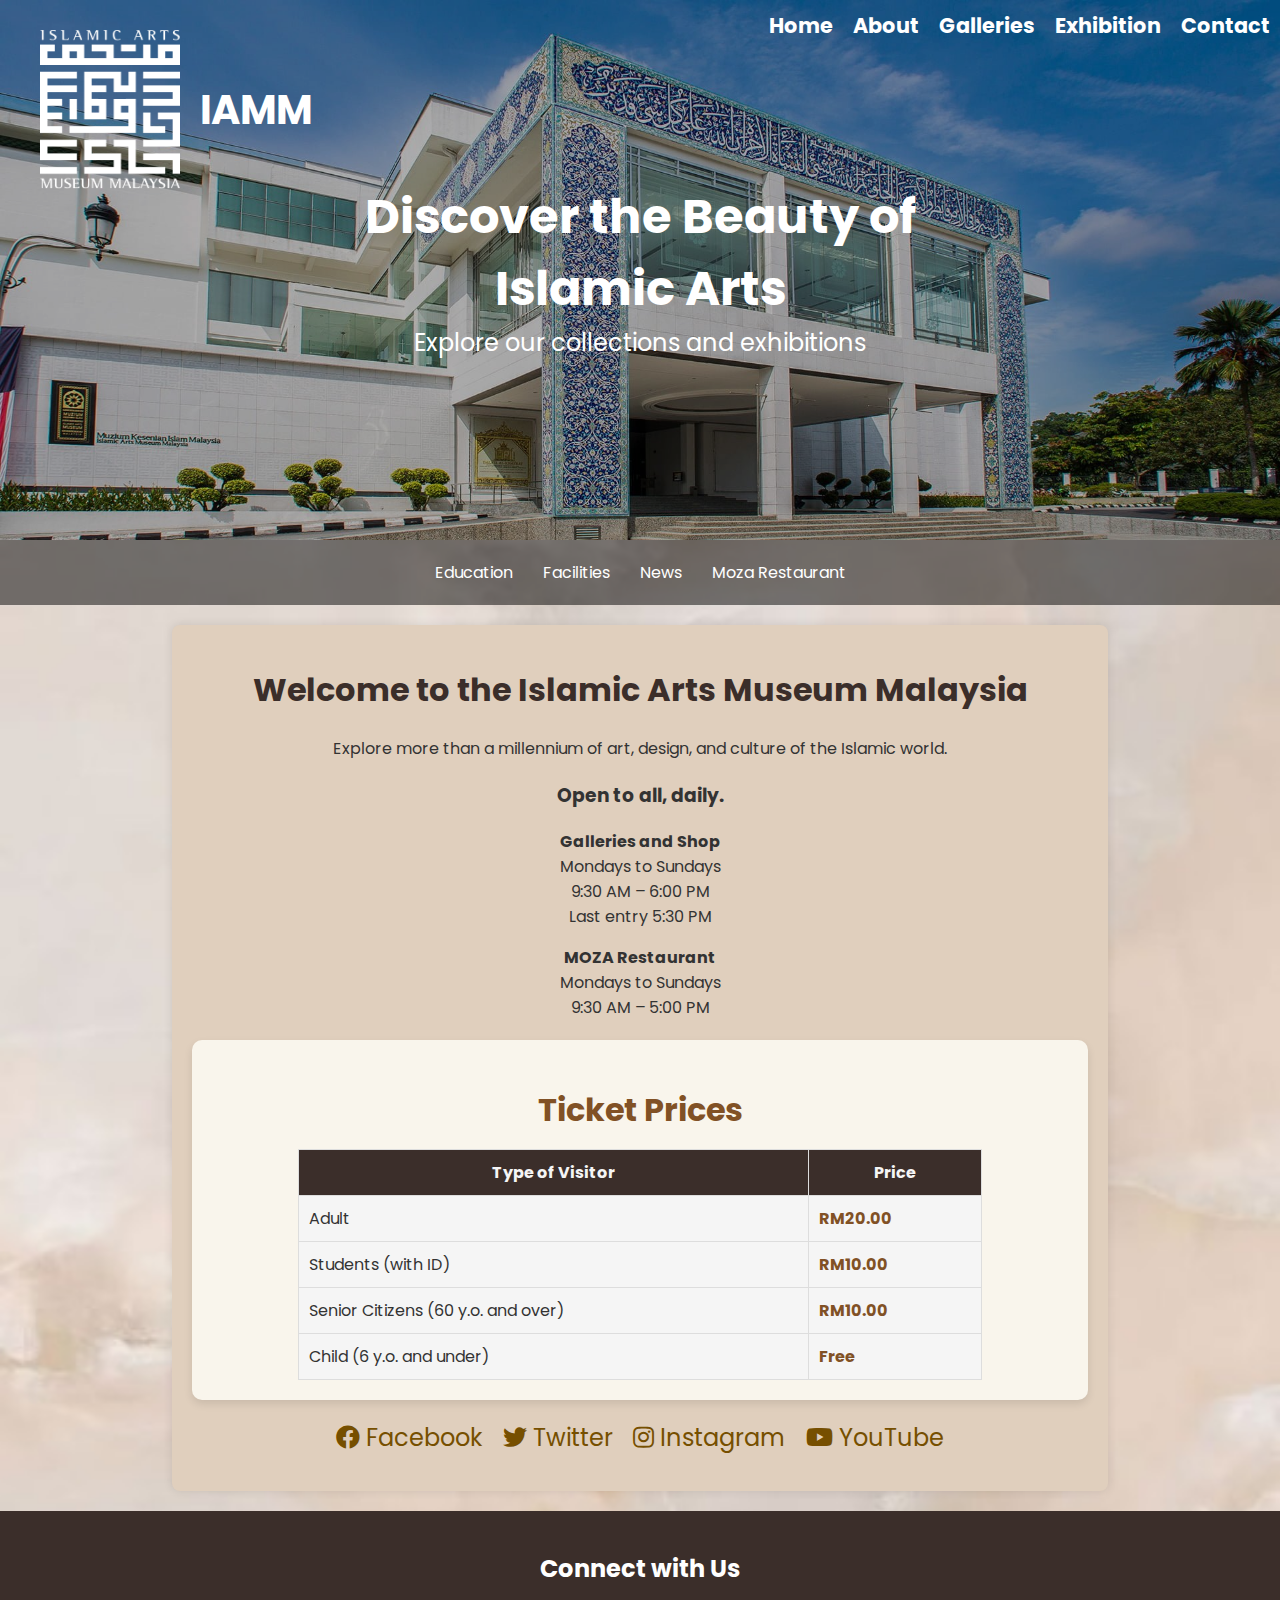
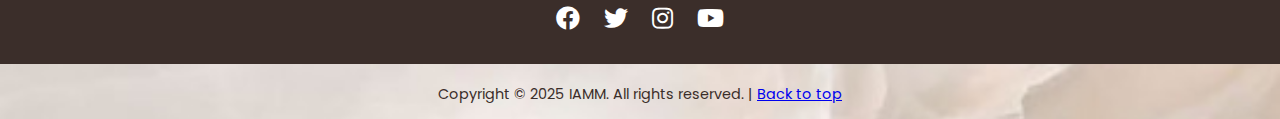
<file: index.html>
<html>
<head>
    <title>Islamic Arts Museum Malaysia</title>
    <link rel="stylesheet" href="css.index/style.css">
    <!-- Add Font Awesome -->
    <link rel="stylesheet" href="https://cdnjs.cloudflare.com/ajax/libs/font-awesome/5.15.4/css/all.min.css">
</head>
<body>

    <body style="background-image: url(img/bg2.jpg); background-repeat: no-repeat; background-size: cover;">
    </body>

<header class="banner">
    <img src="img/home.jpg" alt="Banner Image" class="banner-image">
    <div class="header-container">
        <img src="img/logo.png" alt="IAMM Logo" class="logo">
        <div class="header-text">
            <h1>IAMM</h1>
        </div>
    </div>
    <div class="banner-text">
        <h2>Discover the Beauty of Islamic Arts</h2>
        <p>Explore our collections and exhibitions</p>
    </div>
    <nav class="top-right-nav">
        <ul>
            <li><a href="index.html">Home</a></li>
            <li><a href="about.html">About</a></li>
            <li><a href="galleries.html">Galleries</a></li>
            <li><a href="exhibitions.html">Exhibition</a></li>
            <li><a href="contact.html">Contact</a></li>
        </ul>
    </nav>

</header>

<nav class="bottom-nav">
    <ul>
        <li><a href="education.html">Education</a></li>
        <li><a href="facilities.html">Facilities</a></li>
        <li><a href="news.html">News</a></li>
        <li><a href="mozar.html">Moza Restaurant</a></li>
    </ul>
</nav>

<div class="container"> 
    <h1>Welcome to the Islamic Arts Museum Malaysia</h1> 
    <p>Explore more than a millennium of art, design, and culture of the Islamic world.</p> 
    <div class="info"> 
        <h3>Open to all, daily.</h3> 
        <p><strong>Galleries and Shop</strong><br> Mondays to Sundays<br> 9:30 AM – 6:00 PM<br> Last entry 5:30 PM</p> 
        <p><strong>MOZA Restaurant</strong><br> Mondays to Sundays<br> 9:30 AM – 5:00 PM</p> 
    </div> 

    <div class="ticket-prices">
        <h2>Ticket Prices</h2>
        <table>
            <tr>
                <th>Type of Visitor</th>
                <th>Price</th>
            </tr>
            <tr>
                <td>Adult</td>
                <td>RM20.00</td>
            </tr>
            <tr>
                <td>Students (with ID)</td>
                <td>RM10.00</td>
            </tr>
            <tr>
                <td>Senior Citizens (60 y.o. and over)</td>
                <td>RM10.00</td>
            </tr>
            <tr>
                <td>Child (6 y.o. and under)</td>
                <td>Free</td>
            </tr>
        </table>
    </div>
    

    <div class="social-media">
        <ul>
            <li><a href="https://www.facebook.com/islamicartsmuseummalaysia" target="_blank"><i class="fab fa-facebook"></i> Facebook</a></li>
            <li><a href="https://www.twitter.com/iammuseum" target="_blank"><i class="fab fa-twitter"></i> Twitter</a></li>
            <li><a href="https://www.instagram.com/iammuseum" target="_blank"><i class="fab fa-instagram"></i> Instagram</a></li>
            <li><a href="https://www.youtube.com/channel/UCJZ4z5QZ2y2X3R9Z3J8Zm1w" target="_blank"><i class="fab fa-youtube"></i> YouTube</a></li>
        </ul>
    </div>
</div> 

<footer class="footer"> 
    <h2>Connect with Us</h2> 
    <div class="social-icons"> 
        <a href="https://www.facebook.com/islamicartsmuseummalaysia" target="_blank" aria-label="Facebook"><i class="fab fa-facebook"></i></a> 
        <a href="https://www.twitter.com/iammuseum" target="_blank" aria-label="Twitter"><i class="fab fa-twitter"></i></a> 
        <a href="https://www.instagram.com/iammuseum" target="_blank" aria-label="Instagram"><i class="fab fa-instagram"></i></a> 
        <a href="https://www.youtube.com/channel/UCJZ4z5QZ2y2X3R9Z3J8Zm1w" target="_blank" aria-label="YouTube"><i class="fab fa-youtube"></i></a> 
    </div> 
</footer>

<footer>
    <p class="footer-copy">Copyright &copy; 2025 IAMM. All rights reserved. | <a href="#">Back to top</a></p> 
</footer> 

</body> 
</html>
</file>
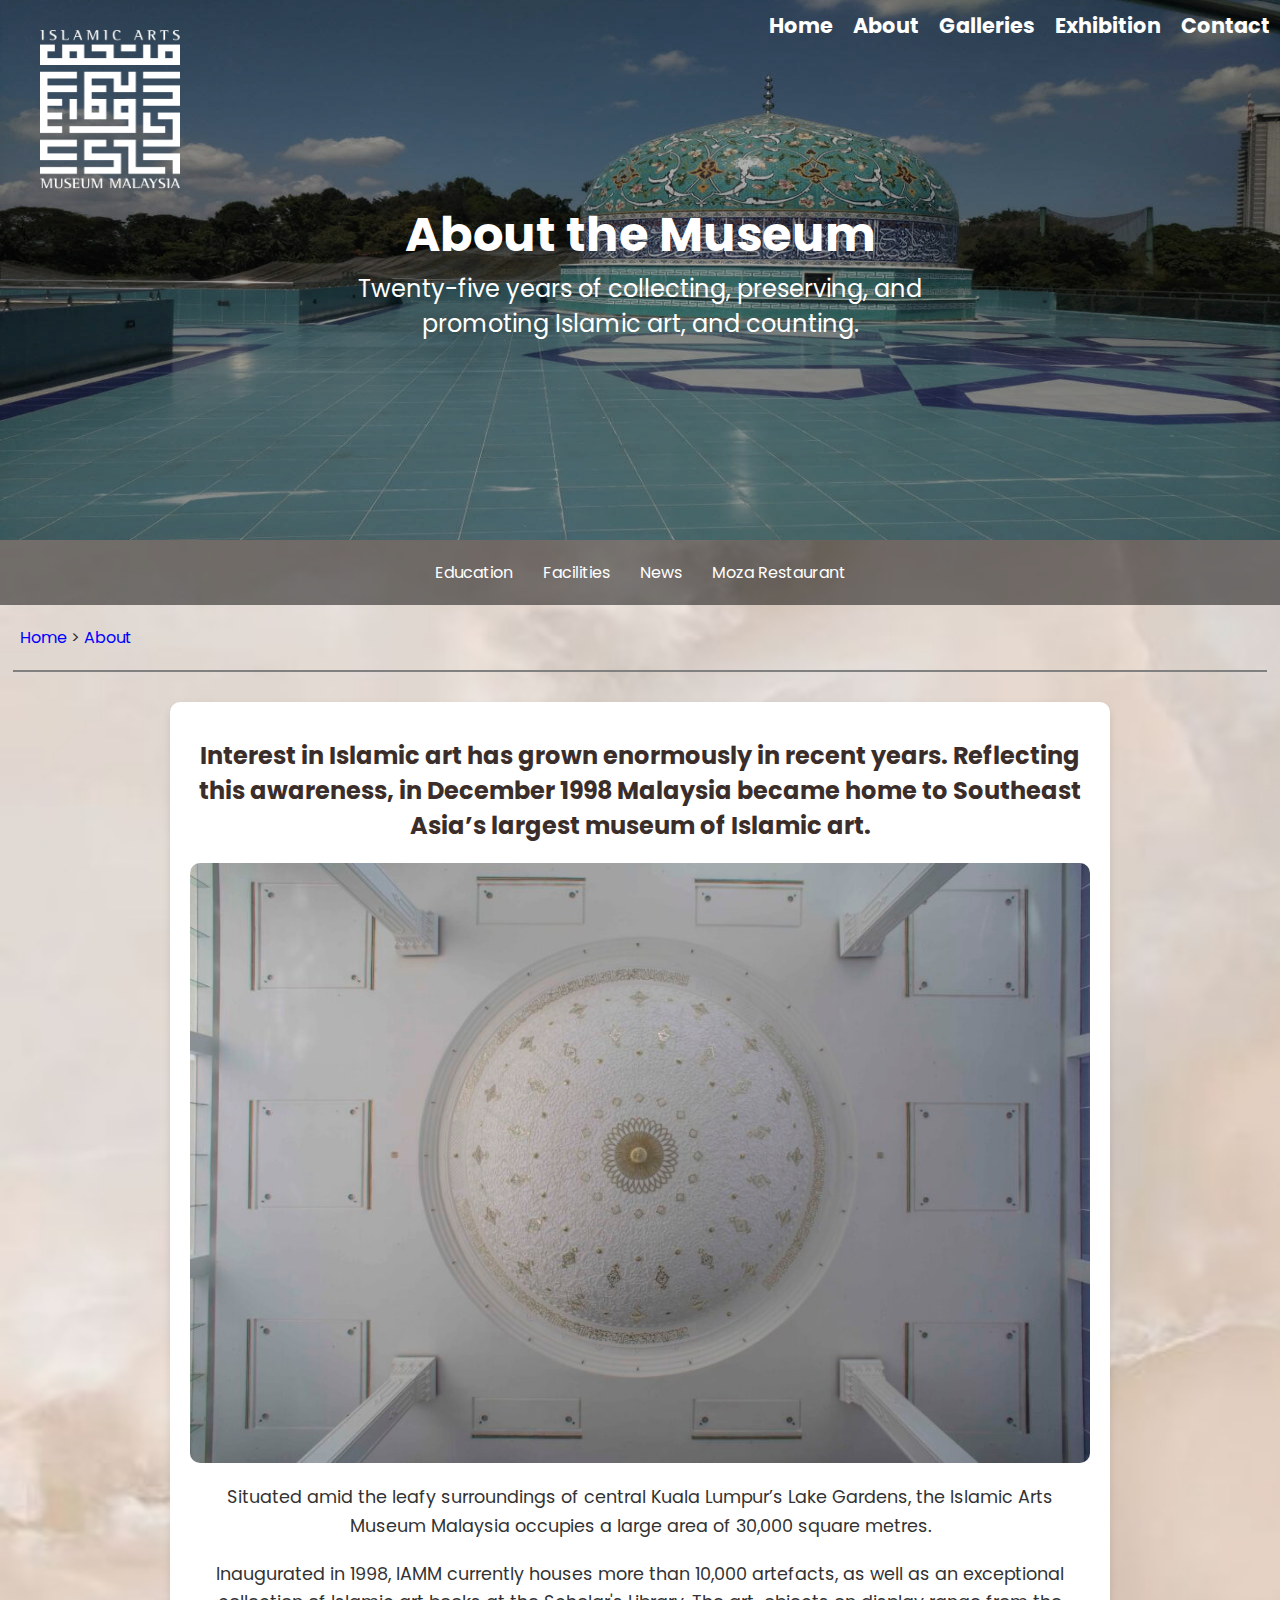
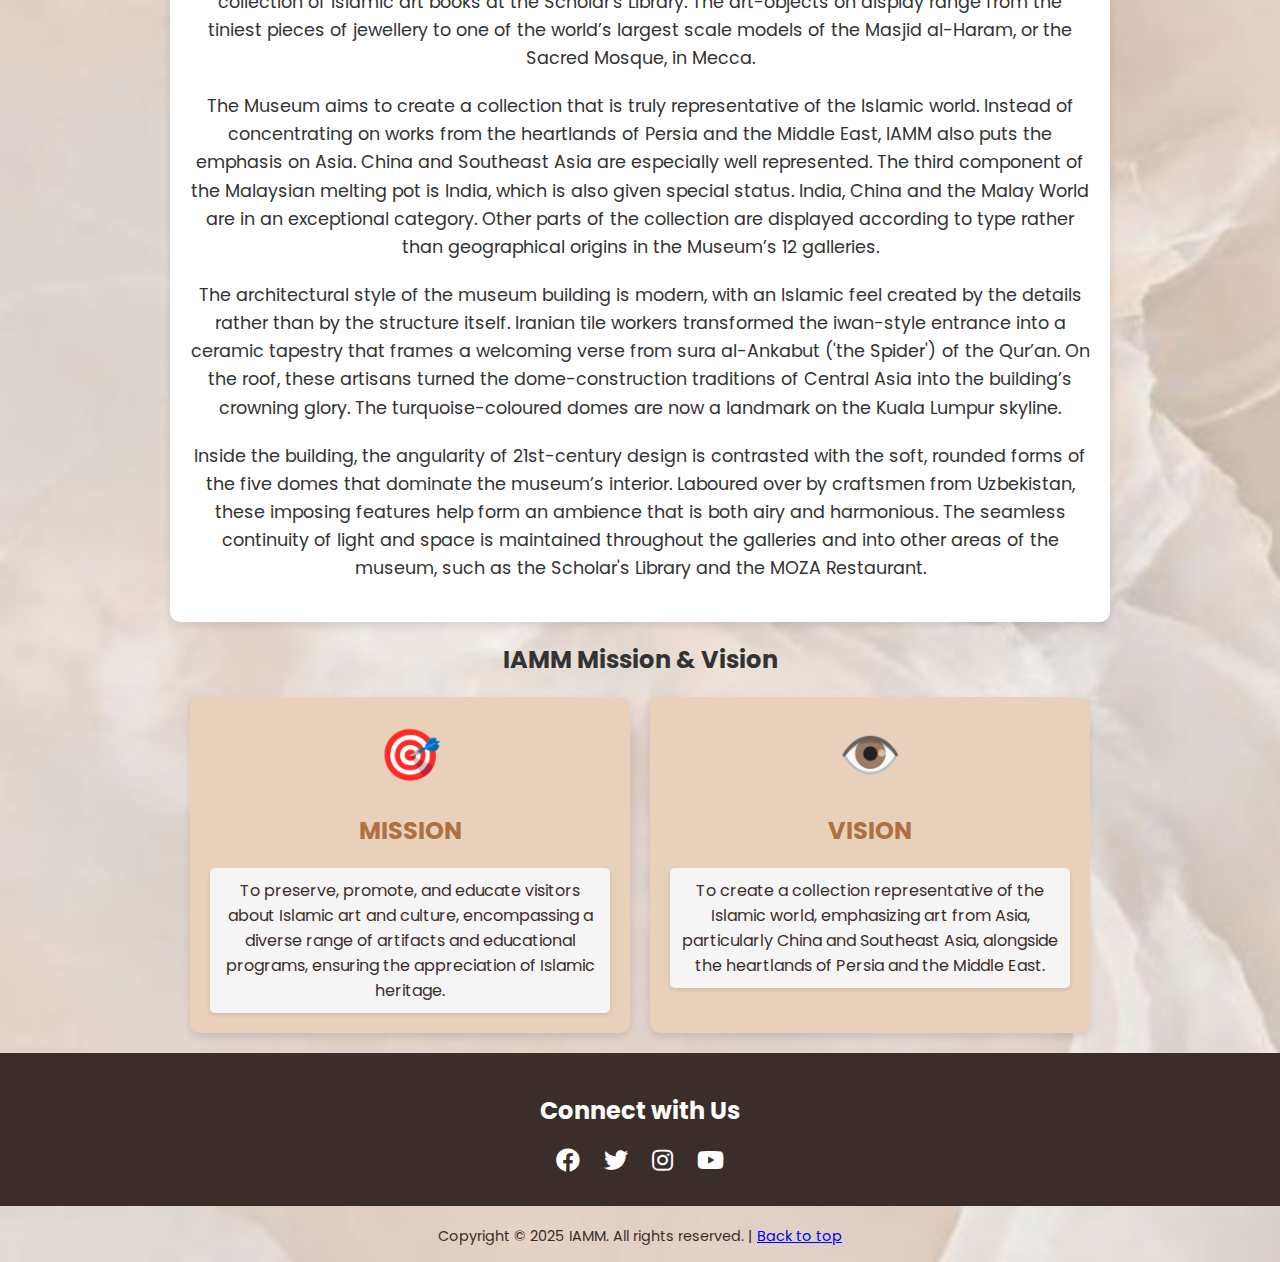
<file: about.html>
<html>
<head>
    <title>About</title>
    <link rel="stylesheet" href="css.about/style.css">
    <link rel="stylesheet" href="https://cdnjs.cloudflare.com/ajax/libs/font-awesome/5.15.4/css/all.min.css">
</head>
<body>

    <body style="background-image: url(img/bg2.jpg); background-repeat: no-repeat; background-size: cover;">
    </body>

    <header class="banner">
        <img src="img/about.jpg" alt="Banner Image" class="banner-image">
        <div class="header-container">
            <img src="img/logo.png" alt="IAMM Logo" class="logo">
        </div>
        <div class="banner-text">
            <h2>About the Museum</h2>
            <p>Twenty-five years of collecting, preserving, and promoting Islamic art, and counting.</p>
        </div>
        <nav class="top-right-nav">
            <ul>
                <li><a href="index.html">Home</a></li>
                <li><a href="about.html">About</a></li>
                <li><a href="galleries.html">Galleries</a></li>
                <li><a href="exhibitions.html">Exhibition</a></li>
                <li><a href="contact.html">Contact</a></li>
            </ul>
        </nav>
    </header>
    </header>

    <nav class="bottom-nav">
        <ul>
            <li><a href="education.html">Education</a></li>
            <li><a href="facilities.html">Facilities</a></li>
            <li><a href="news.html">News</a></li>
            <li><a href="mozar.html">Moza Restaurant</a></li>
        </ul>
    </nav>

    <div class="breadcrumb">
        <a href="index.html">Home</a> &gt; 
        <a href="about.html">About</a>
    </div>

    <hr class="divider">

    <div class="container-art"> 
        <header> 
            <h1>Interest in Islamic art has grown enormously in recent years. Reflecting this awareness, in December 1998 Malaysia became home to Southeast Asia’s largest museum of Islamic art.</h1> 
        </header> 
        <div class="image-container"> 
            <img src="img/about2.jpg" alt="Dome ceiling of the Islamic Arts Museum Malaysia"> 
        </div> 
    <div class="content">
        <p>Situated amid the leafy surroundings of central Kuala Lumpur’s Lake Gardens, the Islamic Arts Museum Malaysia occupies a large area of 30,000 square metres.</p>

        <p>Inaugurated in 1998, IAMM currently houses more than 10,000 artefacts, as well as an exceptional collection of Islamic art books at the Scholar's Library. The art-objects on display range from the tiniest pieces of jewellery to one of the world’s largest scale models of the Masjid al-Haram, or the Sacred Mosque, in Mecca.</p>

        <p>The Museum aims to create a collection that is truly representative of the Islamic world. Instead of concentrating on works from the heartlands of Persia and the Middle East, IAMM also puts the emphasis on Asia. China and Southeast Asia are especially well represented. The third component of the Malaysian melting pot is India, which is also given special status. India, China and the Malay World are in an exceptional category. Other parts of the collection are displayed according to type rather than geographical origins in the Museum’s 12 galleries.</p>

        <p>The architectural style of the museum building is modern, with an Islamic feel created by the details rather than by the structure itself. Iranian tile workers transformed the iwan-style entrance into a ceramic tapestry that frames a welcoming verse from sura al-Ankabut ('the Spider') of the Qur’an. On the roof, these artisans turned the dome-construction traditions of Central Asia into the building’s crowning glory. The turquoise-coloured domes are now a landmark on the Kuala Lumpur skyline.</p>

        <p>Inside the building, the angularity of 21st-century design is contrasted with the soft, rounded forms of the five domes that dominate the museum’s interior. Laboured over by craftsmen from Uzbekistan, these imposing features help form an ambience that is both airy and harmonious. The seamless continuity of light and space is maintained throughout the galleries and into other areas of the museum, such as the Scholar's Library and the MOZA Restaurant.</p>
    </div>
</div>

<header>
    <h2>IAMM Mission & Vision</h2>
</header>

<div class="container">
    <div class="card mission">
        <div class="icon">🎯</div>
        <h2>MISSION</h2>
        <div class="text">To preserve, promote, and educate visitors about Islamic art and culture, encompassing a diverse range of artifacts and educational programs, ensuring the appreciation of Islamic heritage.</div>
    </div>
    <div class="card vision">
        <div class="icon">👁️</div>
        <h2>VISION</h2>
        <div class="text">To create a collection representative of the Islamic world, emphasizing art from Asia, particularly China and Southeast Asia, alongside the heartlands of Persia and the Middle East.</div>
    </div>
</div>

    <footer class="footer">
        <h2>Connect with Us</h2>
        <div class="social-icons">
            <a href="https://www.facebook.com/islamicartsmuseummalaysia" target="_blank" aria-label="Facebook"><i class="fab fa-facebook"></i></a>
            <a href="https://www.twitter.com/iammuseum" target="_blank" aria-label="Twitter"><i class="fab fa-twitter"></i></a>
            <a href="https://www.instagram.com/iammuseum" target="_blank" aria-label="Instagram"><i class="fab fa-instagram"></i></a>
            <a href="https://www.youtube.com/channel/UCJZ4z5QZ2y2X3R9Z3J8Zm1w" target="_blank" aria-label="YouTube"><i class="fab fa-youtube"></i></a>
        </div>
    </footer>

    <footer>
        <p class="footer-copy">Copyright &copy; 2025 IAMM. All rights reserved. | <a href="#">Back to top</a></p>
    </footer>
    
</body>
</html>
</file>
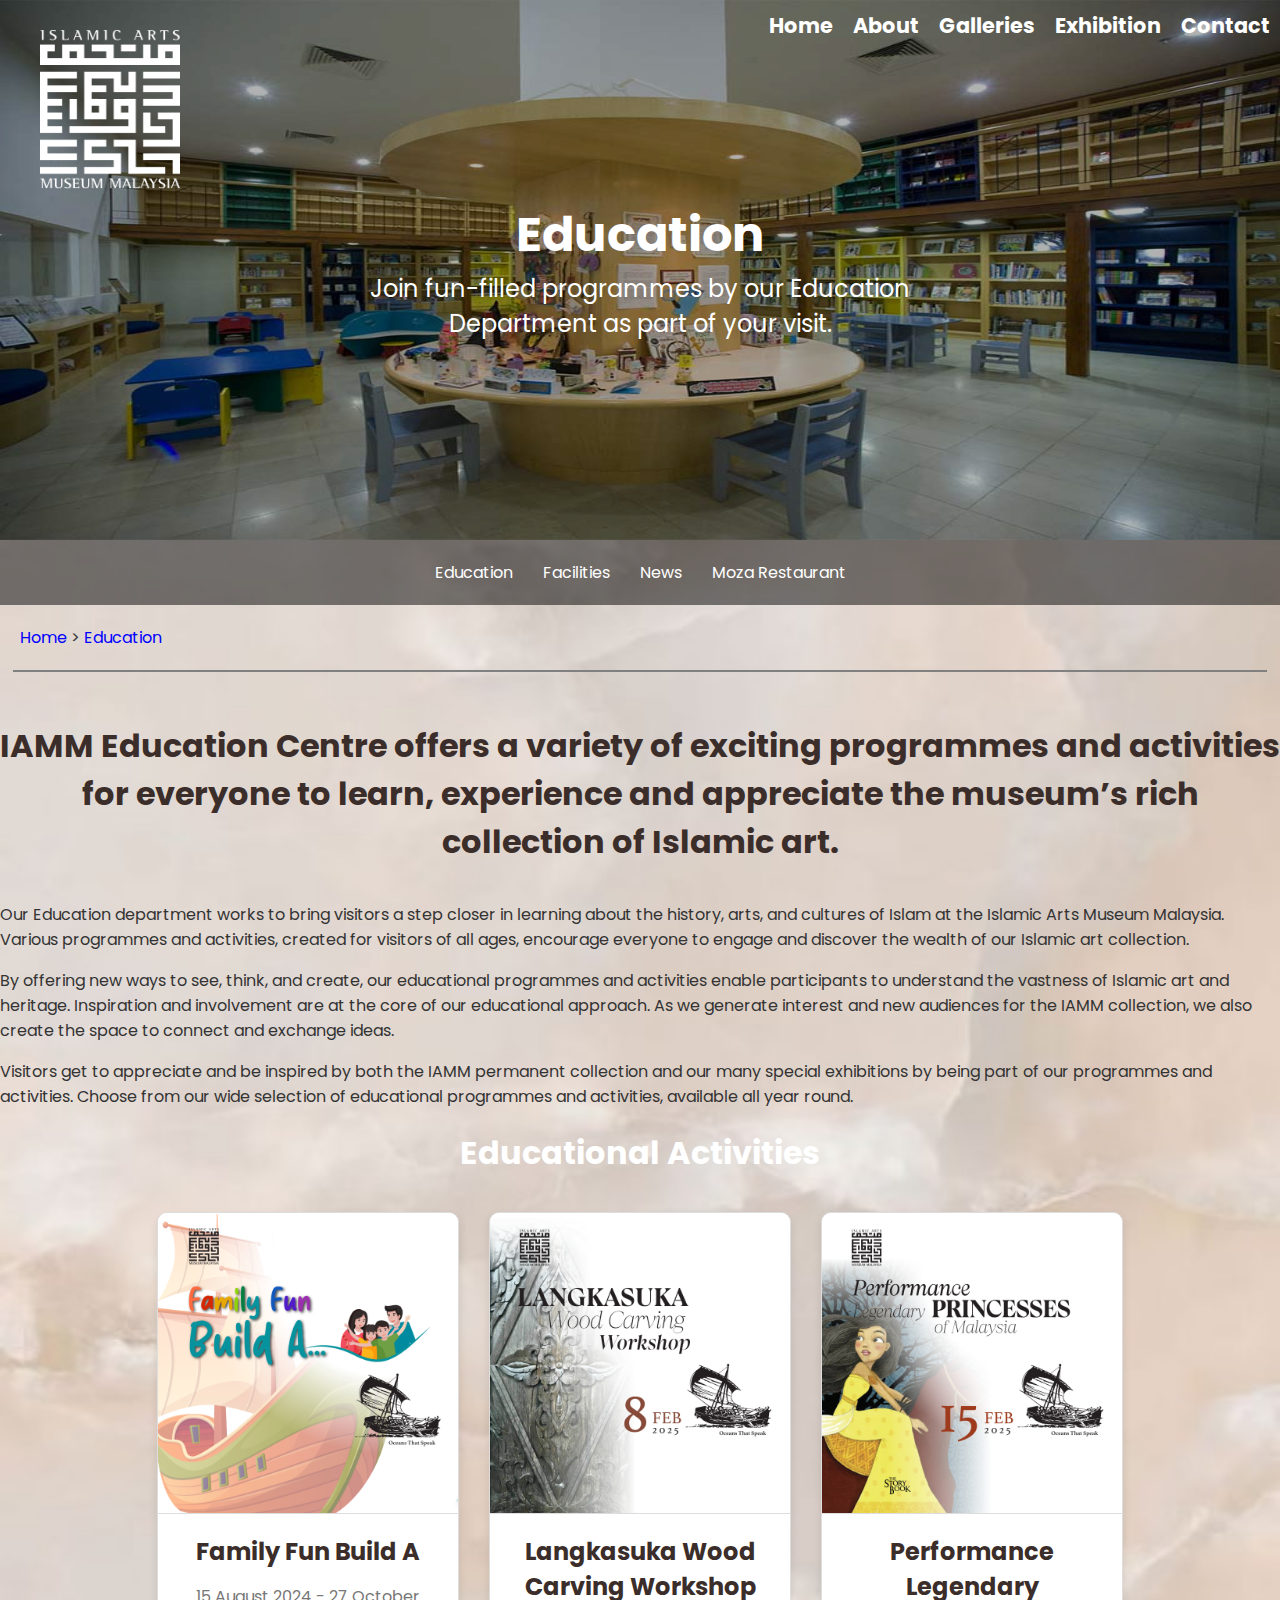
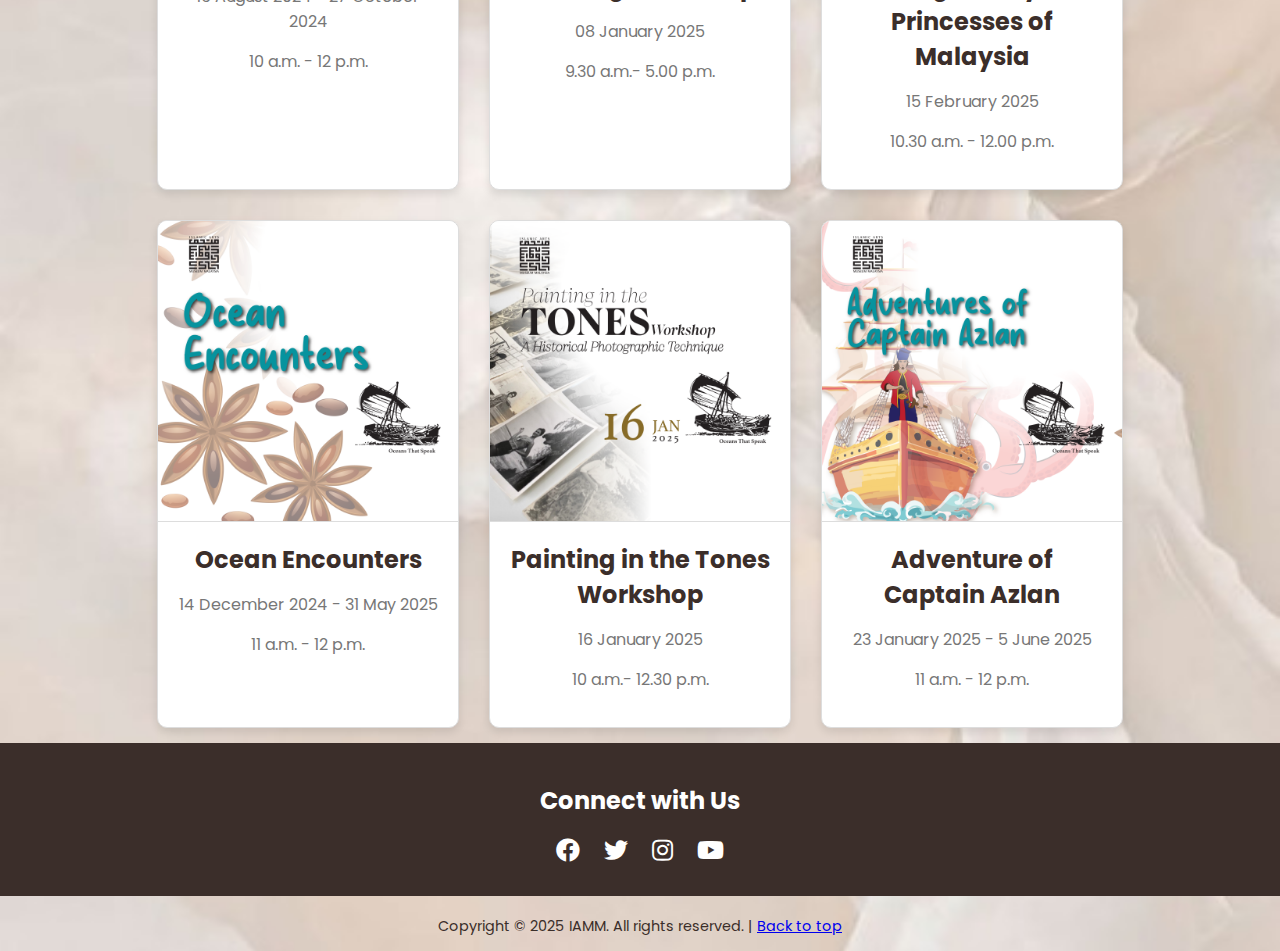
<file: education.html>
<html>
<head>
    <title>Education</title>
    <link rel="stylesheet" href="css.edu/style.css">
    <link rel="stylesheet" href="https://cdnjs.cloudflare.com/ajax/libs/font-awesome/5.15.4/css/all.min.css">
</head>
<body>

    <body style="background-image: url(img/bg2.jpg); background-repeat: no-repeat; background-size: cover;">
    </body>

    <header class="banner">
        <img src="img/edu.jpg" alt="Banner Image" class="banner-image">
        <div class="header-container">
            <img src="img/logo.png" alt="IAMM Logo" class="logo">
        </div>
        <div class="banner-text">
            <h2>Education</h2>
            <p>Join fun-filled programmes by our Education Department as part of your visit.</p>
        </div>
        <nav class="top-right-nav">
            <ul>
                <li><a href="index.html">Home</a></li>
                <li><a href="about.html">About</a></li>
                <li><a href="galleries.html">Galleries</a></li>
                <li><a href="exhibitions.html">Exhibition</a></li>
                <li><a href="contact.html">Contact</a></li>
            </ul>
        </nav>
    </header>

    <nav class="bottom-nav">
        <ul>
            <li><a href="education.html">Education</a></li>
            <li><a href="facilities.html">Facilities</a></li>
            <li><a href="news.html">News</a></li>
            <li><a href="mozar.html">Moza Restaurant</a></li>
        </ul>
    </nav>

    <div class="breadcrumb">
        <a href="index.html">Home</a> &gt; 
        <a href="education.html">Education</a>
    </div>

    <hr class="divider">

<div class="container">
    <header>
        <h1>IAMM Education Centre offers a variety of exciting programmes and activities for everyone to learn, experience and appreciate the museum’s rich collection of Islamic art.</h1>
    </header>    
</div>

<section>
<div class="content">
    <p>Our Education department works to bring visitors a step closer in learning about the history, arts, and cultures of Islam at the Islamic Arts Museum Malaysia. Various programmes and activities, created for visitors of all ages, encourage everyone to engage and discover the wealth of our Islamic art collection.</p>
    <p>By offering new ways to see, think, and create, our educational programmes and activities enable participants to understand the vastness of Islamic art and heritage. Inspiration and involvement are at the core of our educational approach. As we generate interest and new audiences for the IAMM collection, we also create the space to connect and exchange ideas.</p>
    <p>Visitors get to appreciate and be inspired by both the IAMM permanent collection and our many special exhibitions by being part of our programmes and activities. Choose from our wide selection of educational programmes and activities, available all year round.</p>
</div>
</section>

<div>
<h2>Educational Activities</h2>
</div>

<div class="container">
    <div class="card">
        <img src="img/Build A Education.png" alt="Family Fun Build A info">
        <div class="content">
            <h3>Family Fun Build A</h3>
            <p>15 August 2024 - 27 October 2024</p>
            <p>10 a.m. - 12 p.m.</p>
        </div>
    </div>
    <div class="card">
        <img src="img/Langkasuka Wood Carving.png" alt="Langkasuka Wood Carving">
        <div class="content">
            <h3>Langkasuka Wood Carving Workshop</h3>
            <p>08 January 2025</p>
            <p>9.30 a.m.- 5.00 p.m.</p>
        </div>
    </div>
    <div class="card">
        <img src="img/Performance Legendary Princesses.png" alt="Performance Legendary Princesses of Malaysia">
        <div class="content">
            <h3>Performance Legendary Princesses of Malaysia</h3>
            <p>15 February 2025</p>
            <p>10.30 a.m. - 12.00 p.m.</p>
        </div>
    </div>
    <div class="card">
        <img src="img/Ocean Encounters.png" alt="Ocean Encounters">
        <div class="content">
            <h3>Ocean Encounters</h3>
            <p>14 December 2024 - 31 May 2025</p>
            <p>11 a.m. - 12 p.m.</p>
        </div>
    </div>
    <div class="card">
        <img src="img/TONES Workshop.png" alt="TONES Workshop">
        <div class="content">
            <h3>Painting in the Tones Workshop</h3>
            <p>16 January 2025</p>
            <p>10 a.m.- 12.30 p.m.</p>
        </div>
    </div>
    <div class="card">
        <img src="img/Adventures of Captain Azlan.png" alt="Adventure of Captain Azlan">
        <div class="content">
            <h3>Adventure of Captain Azlan</h3>
            <p>23 January 2025 - 5 June 2025</p>
            <p>11 a.m. - 12 p.m.</p>
        </div>
    </div>
</div>

<footer class="footer"> 
    <h2>Connect with Us</h2> 
    <div class="social-icons"> 
        <a href="https://www.facebook.com/islamicartsmuseummalaysia" target="_blank" aria-label="Facebook"><i class="fab fa-facebook"></i></a> 
        <a href="https://www.twitter.com/iammuseum" target="_blank" aria-label="Twitter"><i class="fab fa-twitter"></i></a> 
        <a href="https://www.instagram.com/iammuseum" target="_blank" aria-label="Instagram"><i class="fab fa-instagram"></i></a> 
        <a href="https://www.youtube.com/channel/UCJZ4z5QZ2y2X3R9Z3J8Zm1w" target="_blank" aria-label="YouTube"><i class="fab fa-youtube"></i></a> 
    </div> 
</footer>

<footer>
    <p class="footer-copy">Copyright &copy; 2025 IAMM. All rights reserved. | <a href="#">Back to top</a> </p> 
</footer>

</body>
</html>
</file>
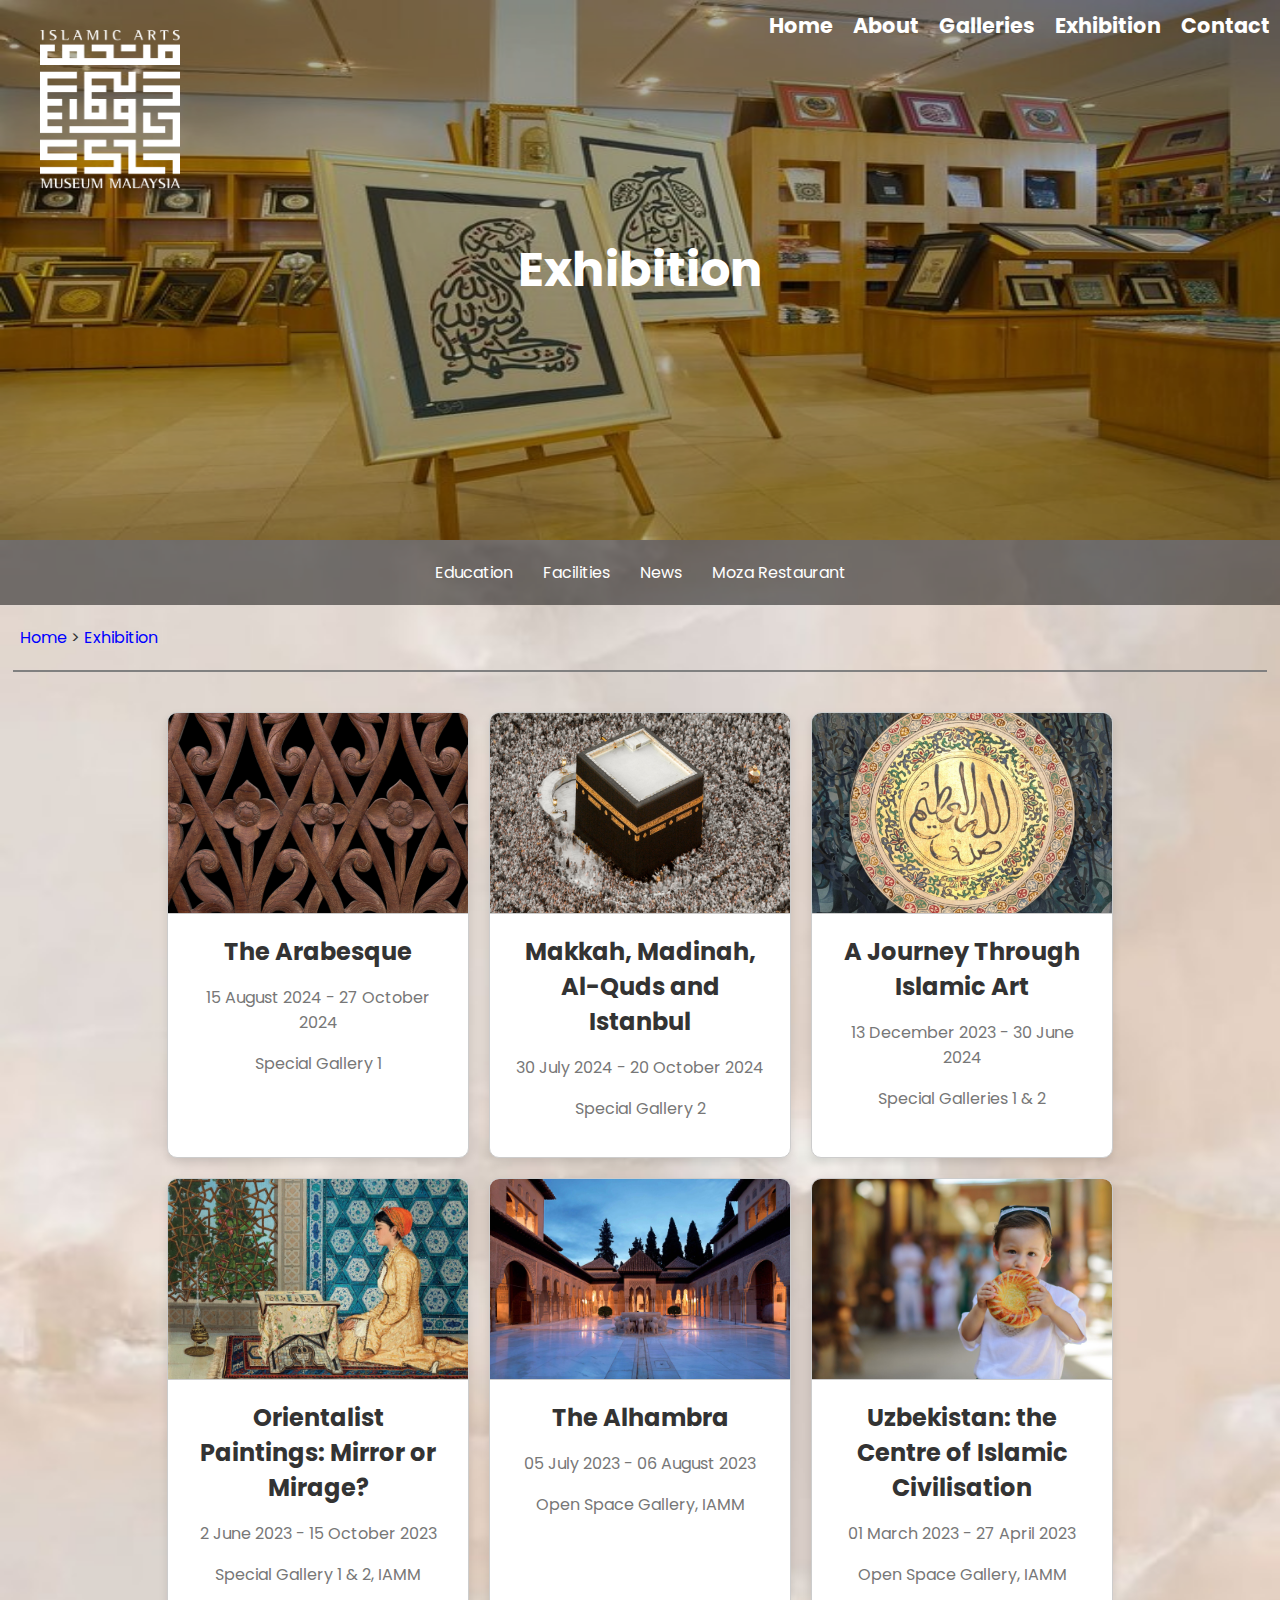
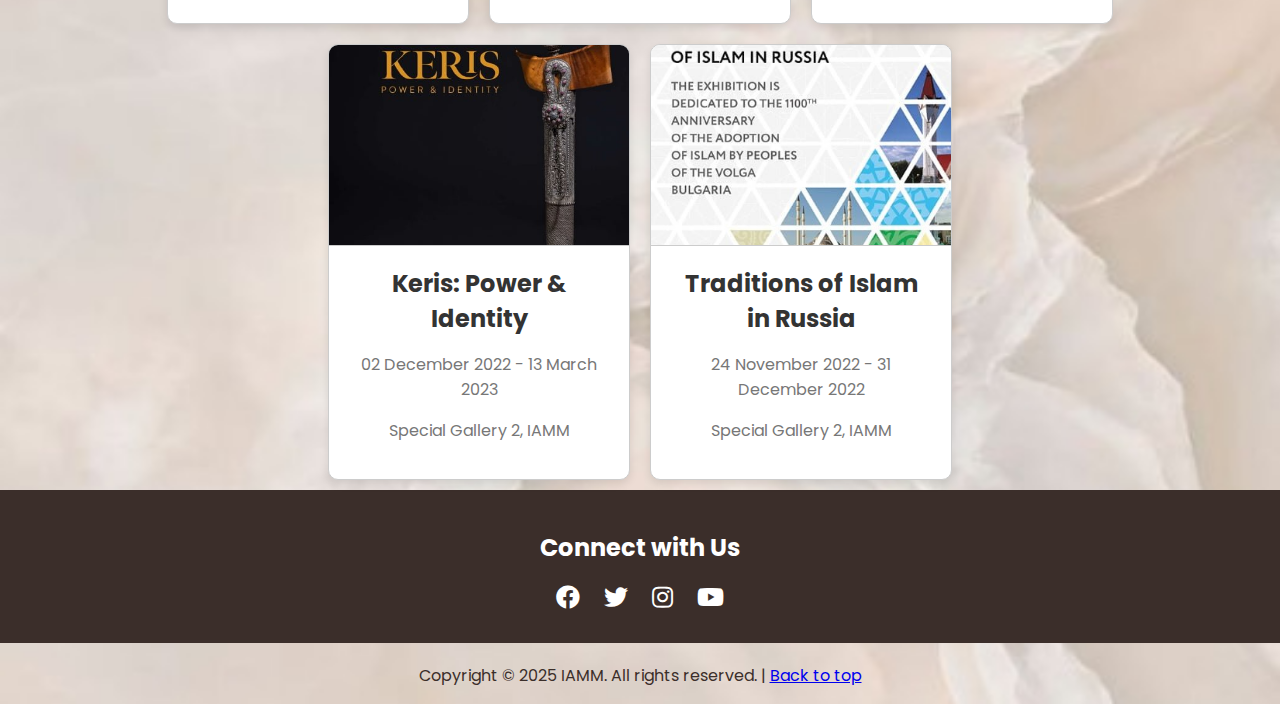
<file: exhibitions.html>
<html>
<head>
    <title>Exhibition</title>
    <link rel="stylesheet" href="css.exhibitions/exhibitions.css">
    <link rel="stylesheet" href="https://cdnjs.cloudflare.com/ajax/libs/font-awesome/5.15.4/css/all.min.css">
</head>
<body>

    <body style="background-image: url(img/bg2.jpg); background-repeat: no-repeat; background-size: cover;">
    </body>

    <header class="banner-exhibition">
        <img src="img/exhibition.jpg" alt="Banner Image" class="banner-image">
        <div class="header-container">
            <img src="img/logo.png" alt="IAMM Logo" class="logo">
        </div>
        <div class="banner-text">
            <h2>Exhibition</h2>
        </div>
        <nav class="top-right-nav">
            <ul>
                <li><a href="index.html">Home</a></li>
                <li><a href="about.html">About</a></li>
                <li><a href="galleries.html">Galleries</a></li>
                <li><a href="exhibitions.html">Exhibition</a></li>
                <li><a href="contact.html">Contact</a></li>
            </ul>
        </nav>
    </header>

    <nav class="bottom-nav">
        <ul>
            <li><a href="education.html">Education</a></li>
            <li><a href="facilities.html">Facilities</a></li>
            <li><a href="news.html">News</a></li>
            <li><a href="mozar.html">Moza Restaurant</a></li>
        </ul>
    </nav>

    <div class="breadcrumb">
        <a href="index.html">Home</a> &gt; 
        <a href="exhibitions.html">Exhibition</a>
    </div>

    <hr class="divider">
    
    <div class="container">
        <div class="card">
            <img src="img/EXHIBITIONS 1.jpg" alt="The Arabesque">
            <div class="content">
                <h3>The Arabesque</h3>
                <p>15 August 2024 - 27 October 2024</p>
                <p>Special Gallery 1</p>
            </div>
        </div>
        <div class="card">
            <img src="img/EXHIBITIONS 2.jpg" alt="Makkah, Madinah, Al-Quds and Istanbul">
            <div class="content">
                <h3>Makkah, Madinah, Al-Quds and Istanbul</h3>
                <p>30 July 2024 - 20 October 2024</p>
                <p>Special Gallery 2</p>
            </div>
        </div>
        <div class="card">
            <img src="img/EXHIBITIONS 3.jpg" alt="A Journey Through Islamic Art">
            <div class="content">
                <h3>A Journey Through Islamic Art</h3>
                <p>13 December 2023 - 30 June 2024</p>
                <p>Special Galleries 1 & 2</p>
            </div>
        </div>
        <div class="card">
            <img src="img/EXHIBITIONS 4.jpg" alt="Orientalist Paintings">
            <div class="content">
                <h3>Orientalist Paintings: Mirror or Mirage?</h3>
                <p>2 June 2023 - 15 October 2023</p>
                <p>Special Gallery 1 & 2, IAMM</p>
            </div>
        </div>
        <div class="card">
            <img src="img/EXHIBITIONS 5.jpg" alt="The Alhambra">
            <div class="content">
                <h3>The Alhambra</h3>
                <p>05 July 2023 - 06 August 2023</p>
                <p>Open Space Gallery, IAMM</p>
            </div>
        </div>
        <div class="card">
            <img src="img/EXHIBITIONS 6.jpg" alt="Uzbekistan: the Centre of Islamic Civilisation">
            <div class="content">
                <h3>Uzbekistan: the Centre of Islamic Civilisation</h3>
                <p>01 March 2023 - 27 April 2023</p>
                <p>Open Space Gallery, IAMM</p>
            </div>
        </div>
        <div class="card">
            <img src="img/EXHIBITIONS 7.jpg" alt="Keris: Power & Identity">
            <div class="content">
                <h3>Keris: Power & Identity</h3>
                <p>02 December 2022 - 13 March 2023</p>
                <p>Special Gallery 2, IAMM</p>
            </div>
        </div>
        <div class="card">
            <img src="img/EXHIBITIONS 8.jpg" alt="Traditions of Islam in Russia">
            <div class="content">
                <h3>Traditions of Islam in Russia</h3>
                <p>24 November 2022 - 31 December 2022</p>
                <p>Special Gallery 2, IAMM</p>
            </div>
        </div>
    </div>


    <footer class="footer">
        <h2>Connect with Us</h2>
        <div class="social-icons">
            <a href="https://www.facebook.com/islamicartsmuseummalaysia" target="_blank" aria-label="Facebook"><i class="fab fa-facebook"></i></a>
            <a href="https://www.twitter.com/iammuseum" target="_blank" aria-label="Twitter"><i class="fab fa-twitter"></i></a>
            <a href="https://www.instagram.com/iammuseum" target="_blank" aria-label="Instagram"><i class="fab fa-instagram"></i></a>
            <a href="https://www.youtube.com/channel/UCJZ4z5QZ2y2X3R9Z3J8Zm1w" target="_blank" aria-label="YouTube"><i class="fab fa-youtube"></i></a>
        </div>
    </footer>
    
    <footer>
        <p class="footer-copy">Copyright &copy; 2025 IAMM. All rights reserved. | <a href="#">Back to top</a></p> 
    </footer> 

</body>
</html>
</file>
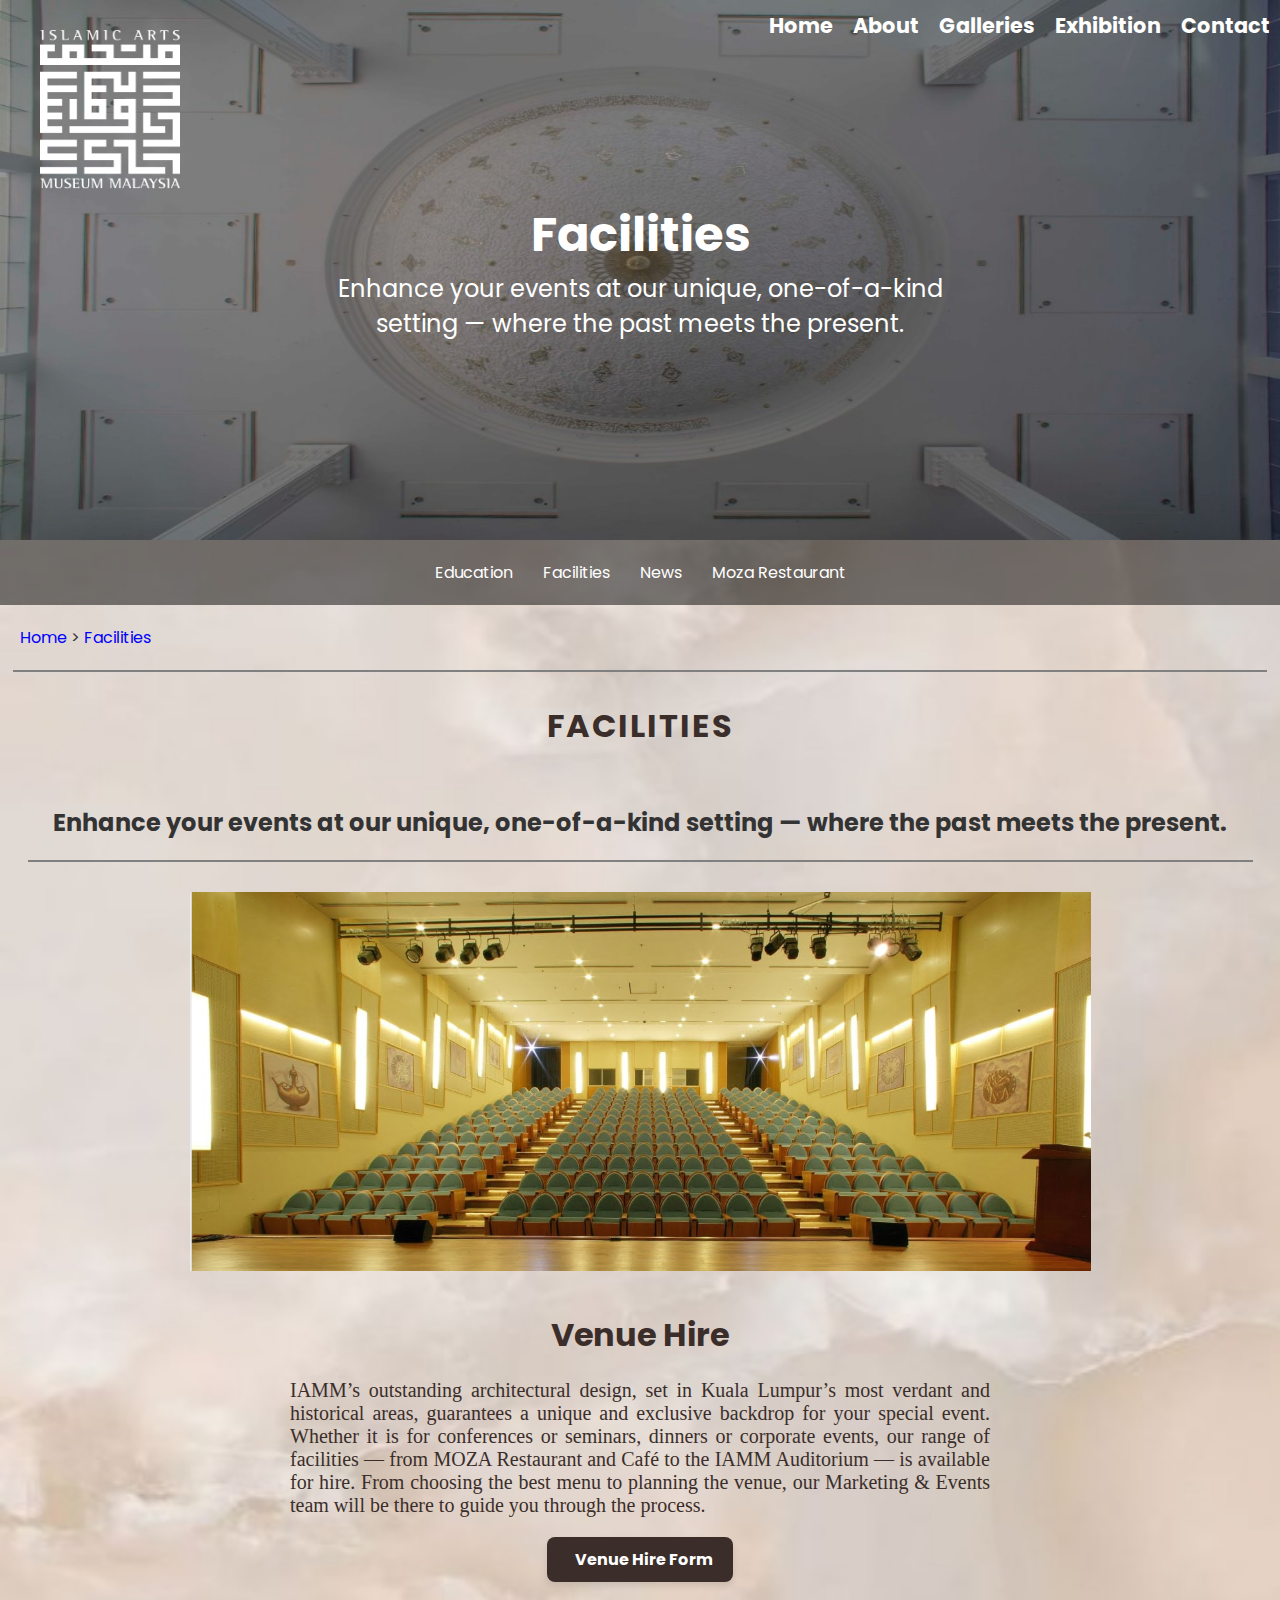
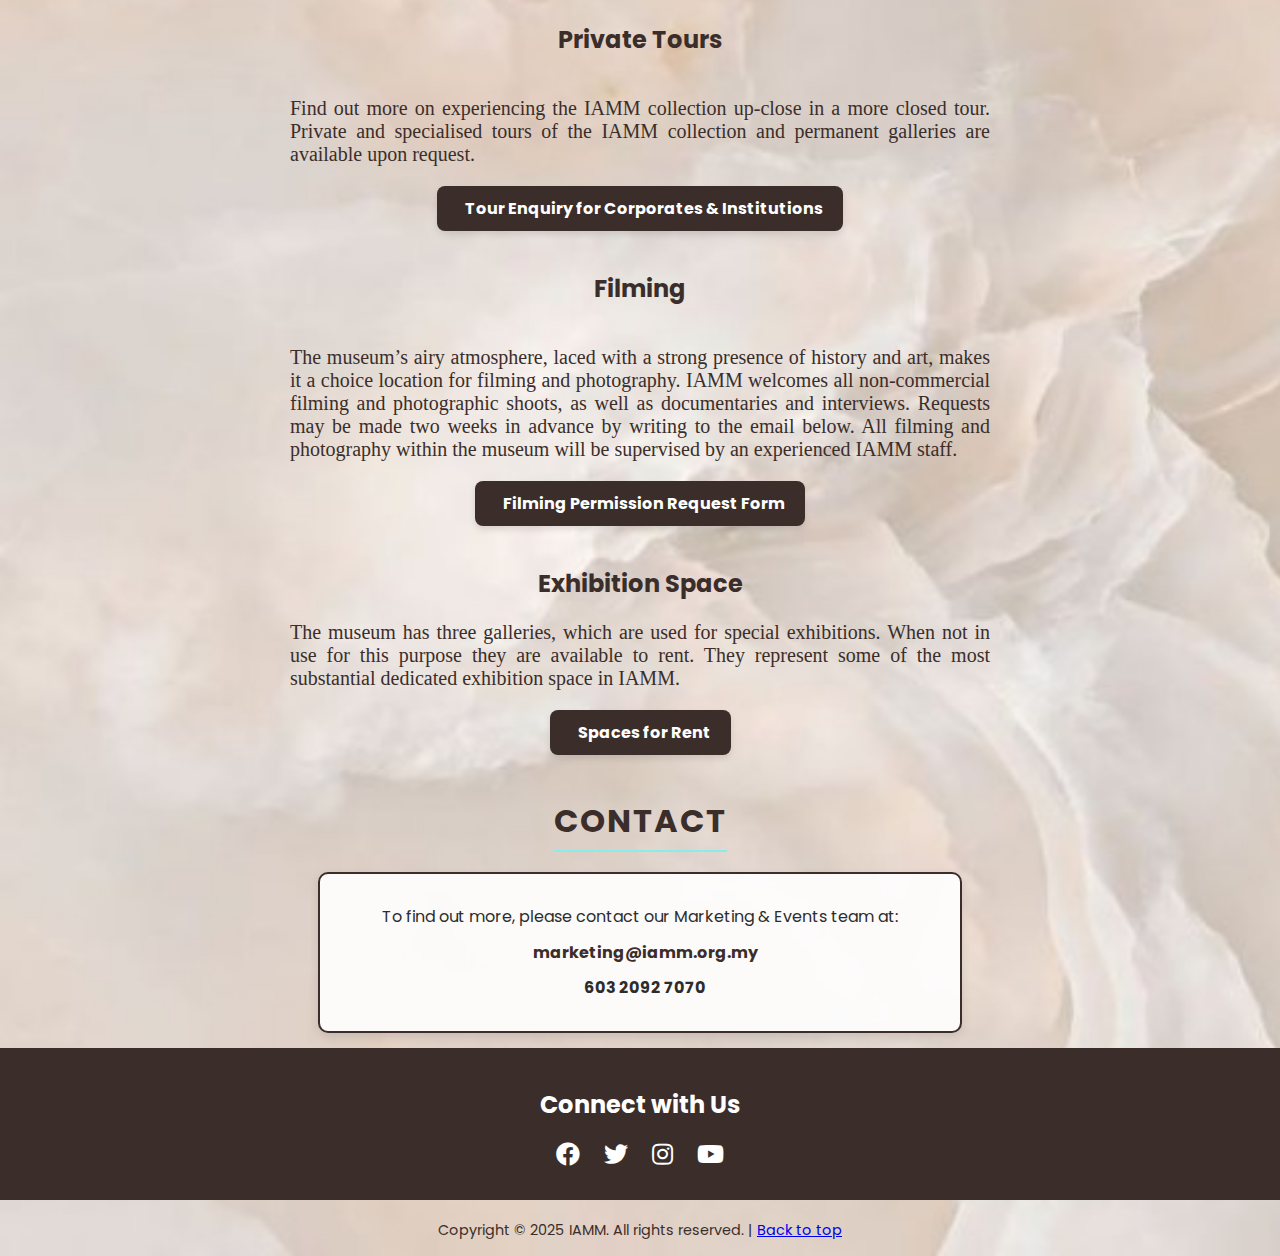
<file: facilities.html>
<html>
    <head>
        <title>Facilities</title>
        <link rel="stylesheet" href="css.facilities/style.css">
        <link rel="stylesheet" href="https://cdnjs.cloudflare.com/ajax/libs/font-awesome/5.15.4/css/all.min.css">
        <link rel="stylesheet" href="https://cdn.lineicons.com/5.0/lineicons.css" />
    </head>
<body>

    <body style="background-image: url(img/bg2.jpg); background-repeat: no-repeat; background-size: cover;">
    </body>

    <header class="banner">
        <img src="img/faci.jpg" alt="Banner Image" class="banner-image">
        <div class="header-container">
            <img src="img/logo.png" alt="IAMM Logo" class="logo">
        </div>
        <div class="banner-text">
            <h2>Facilities</h2>
            <p>Enhance your events at our unique, one-of-a-kind setting — where the past meets the present.</p>
        </div>
        <nav class="top-right-nav">
            <ul>
                <li><a href="index.html">Home</a></li>
                <li><a href="about.html">About</a></li>
                <li><a href="galleries.html">Galleries</a></li>
                <li><a href="exhibitions.html">Exhibition</a></li>
                <li><a href="contact.html">Contact</a></li>
            </ul>
        </nav>
    </header>

    <nav class="bottom-nav">
        <ul>
            <li><a href="education.html">Education</a></li>
            <li><a href="facilities.html">Facilities</a></li>
            <li><a href="news.html">News</a></li>
            <li><a href="mozar.html">Moza Restaurant</a></li>
        </ul>
    </nav>

    <div class="breadcrumb">
        <a href="index.html">Home</a> &gt; 
        <a href="facilities.html">Facilities</a>
    </div>

    <hr class="divider">

    <h1 class="facilities">Facilities</h1>
    <div class="facilities-container">
        <h2 class="facilities-name">Enhance your events at our unique, one-of-a-kind setting — where the past meets the present.</h2>

        <hr class="divider">

        <div class="venue-picture">
            <img src="img/venue.png" alt="galleries">
        </div>
        <h1 class="venue-hire">Venue Hire</h1>
        <p class="facilities-text">
            IAMM’s outstanding architectural design, set in Kuala Lumpur’s most verdant and historical areas, guarantees a unique and exclusive backdrop for your special event. Whether it is for conferences or seminars, dinners or corporate events, our range of facilities — from MOZA Restaurant and Café to the IAMM Auditorium — is available for hire. From choosing the best menu to planning the venue, our Marketing & Events team will be there to guide you through the process.
        </p>
        <p><a href="https://iamm.org.my/forms/form-3-venue-hire-form" class="button-link">
            <i class="lni lni-download-circle-1"></i> Venue Hire Form
          </a></p>

        <h2 class="private-tours">Private Tours</h2>
        <p class="Private-text">
            Find out more on experiencing the IAMM collection up-close in a more closed tour. Private and specialised tours of the IAMM collection and permanent galleries are available upon request.
        </p>
        <p><a href="https://iamm.org.my/forms/form-5-tour-enquiry-for-corporates-institutions" class="button-link">
        <i class="lni lni-download-circle-1"></i> Tour Enquiry for Corporates & Institutions
        </a></p>

        <h2 class="filming">Filming</h2>
        <p class="Filming-text">
            The museum’s airy atmosphere, laced with a strong presence of history and art, makes it a choice location for filming and photography. IAMM welcomes all non-commercial filming and photographic shoots, as well as documentaries and interviews. Requests may be made two weeks in advance by writing to the email below. All filming and photography within the museum will be supervised by an experienced IAMM staff.
        </p>
        <p><a href="https://iamm.org.my/forms/form-4-filming-permission-request-form" class="button-link">
            <i class="lni lni-download-circle-1"></i> Filming Permission Request Form
          </a></p>

        <h2 class="exhibition-space">Exhibition Space</h2>
        <p class="Exhibition-text">
            The museum has three galleries, which are used for special exhibitions. When not in use for this purpose they are available to rent. They represent some of the most substantial dedicated exhibition space in IAMM.
        </p>
        <p><a href="https://iamm.org.my/visit-us/facilities/exhibition-space" class="button-link">
            <i class="lni lni-download-circle-1"></i> Spaces for Rent
          </a></p>

        <h2 class="contact">Contact</h2>
        <div class="contact-container">
        <p>To find out more, please contact our Marketing & Events team at:</p>
        <i class="lni lni-envelope-1"></i> <a href="mailto:marketing@iamm.org.my">marketing@iamm.org.my</a></p>
        <p><i class="lni lni-phone"></i> <span>603 2092 7070</span></p>
    </div>
    </div>
</body>

<footer class="footer">
    <h2>Connect with Us</h2>
    <div class="social-icons">
        <a href="https://www.facebook.com/islamicartsmuseummalaysia" target="_blank" aria-label="Facebook"><i class="fab fa-facebook"></i></a>
        <a href="https://www.twitter.com/iammuseum" target="_blank" aria-label="Twitter"><i class="fab fa-twitter"></i></a>
        <a href="https://www.instagram.com/iammuseum" target="_blank" aria-label="Instagram"><i class="fab fa-instagram"></i></a>
        <a href="https://www.youtube.com/channel/UCJZ4z5QZ2y2X3R9Z3J8Zm1w" target="_blank" aria-label="YouTube"><i class="fab fa-youtube"></i></a>
    </div>
</footer>

<footer>
    <p class="footer-copy">Copyright &copy; 2025 IAMM. All rights reserved. | <a href="#">Back to top</a></p>
</footer>


</body>
</html>
</file>
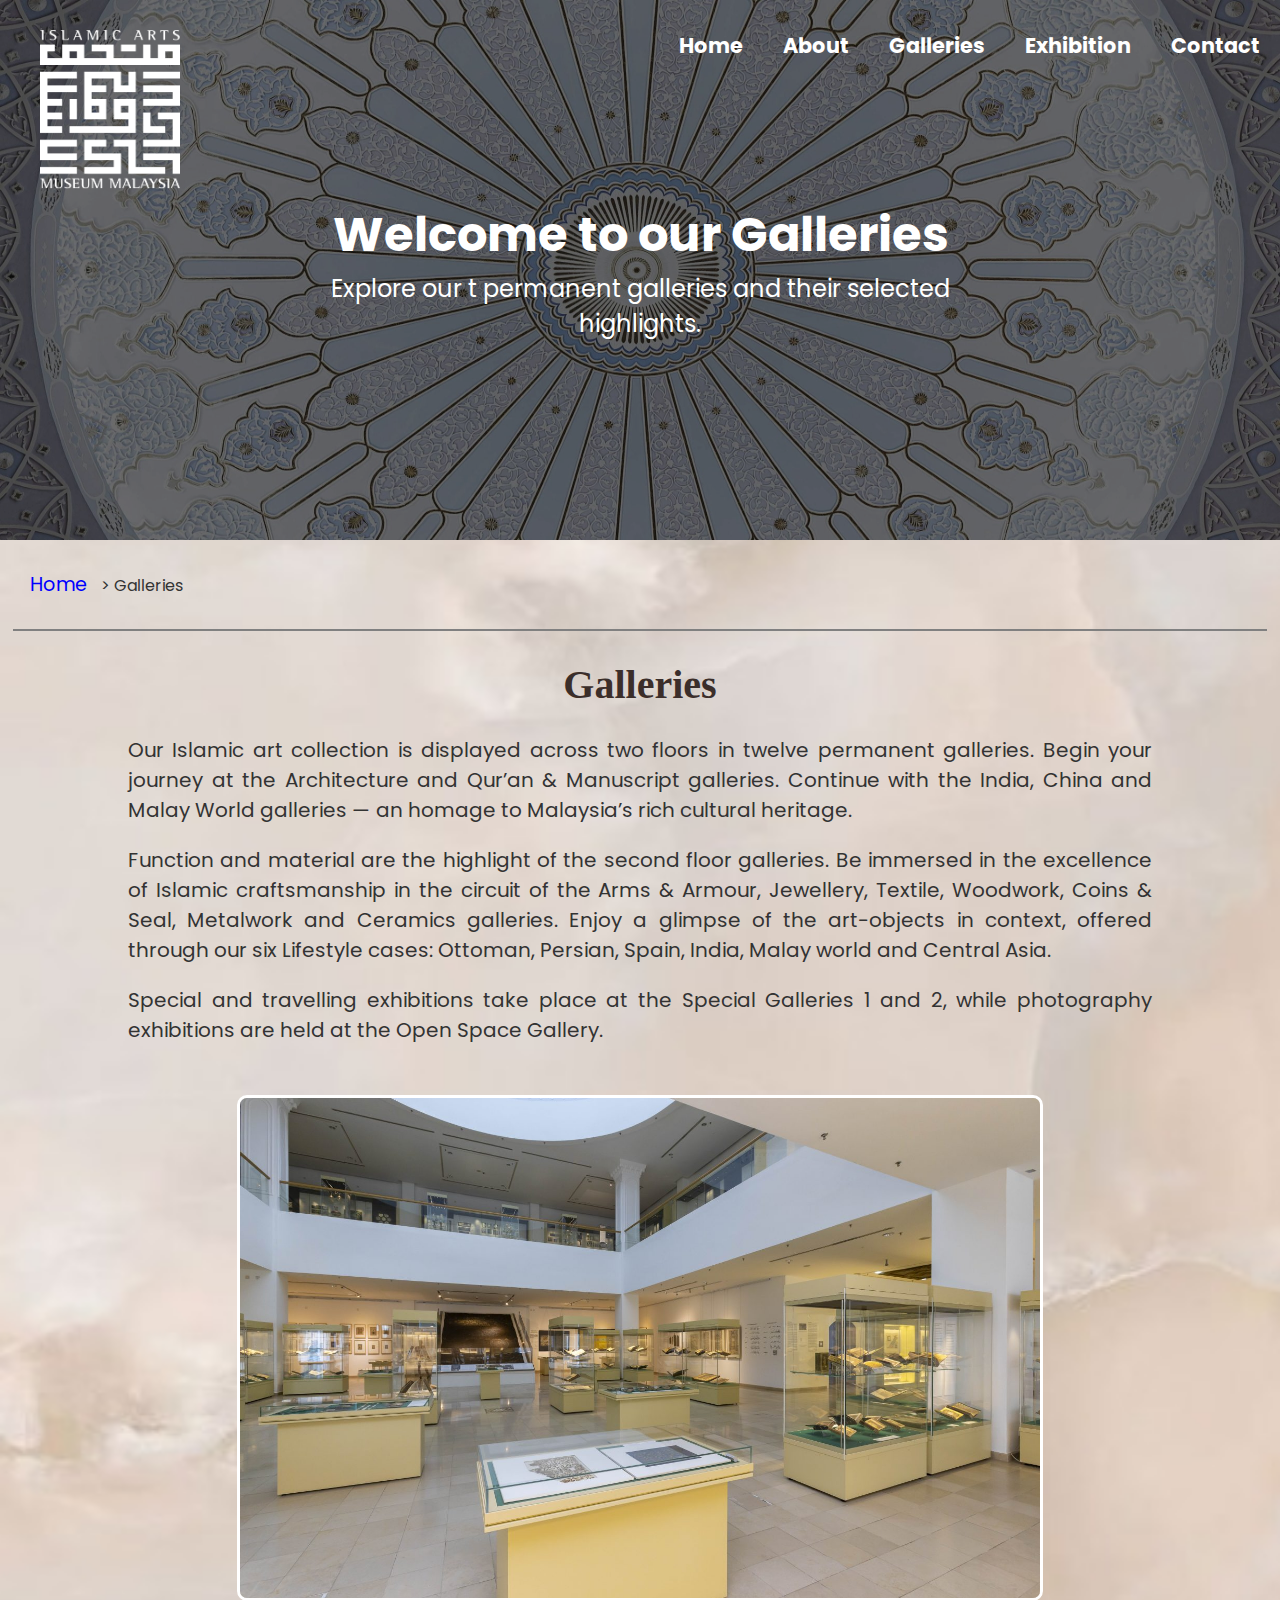
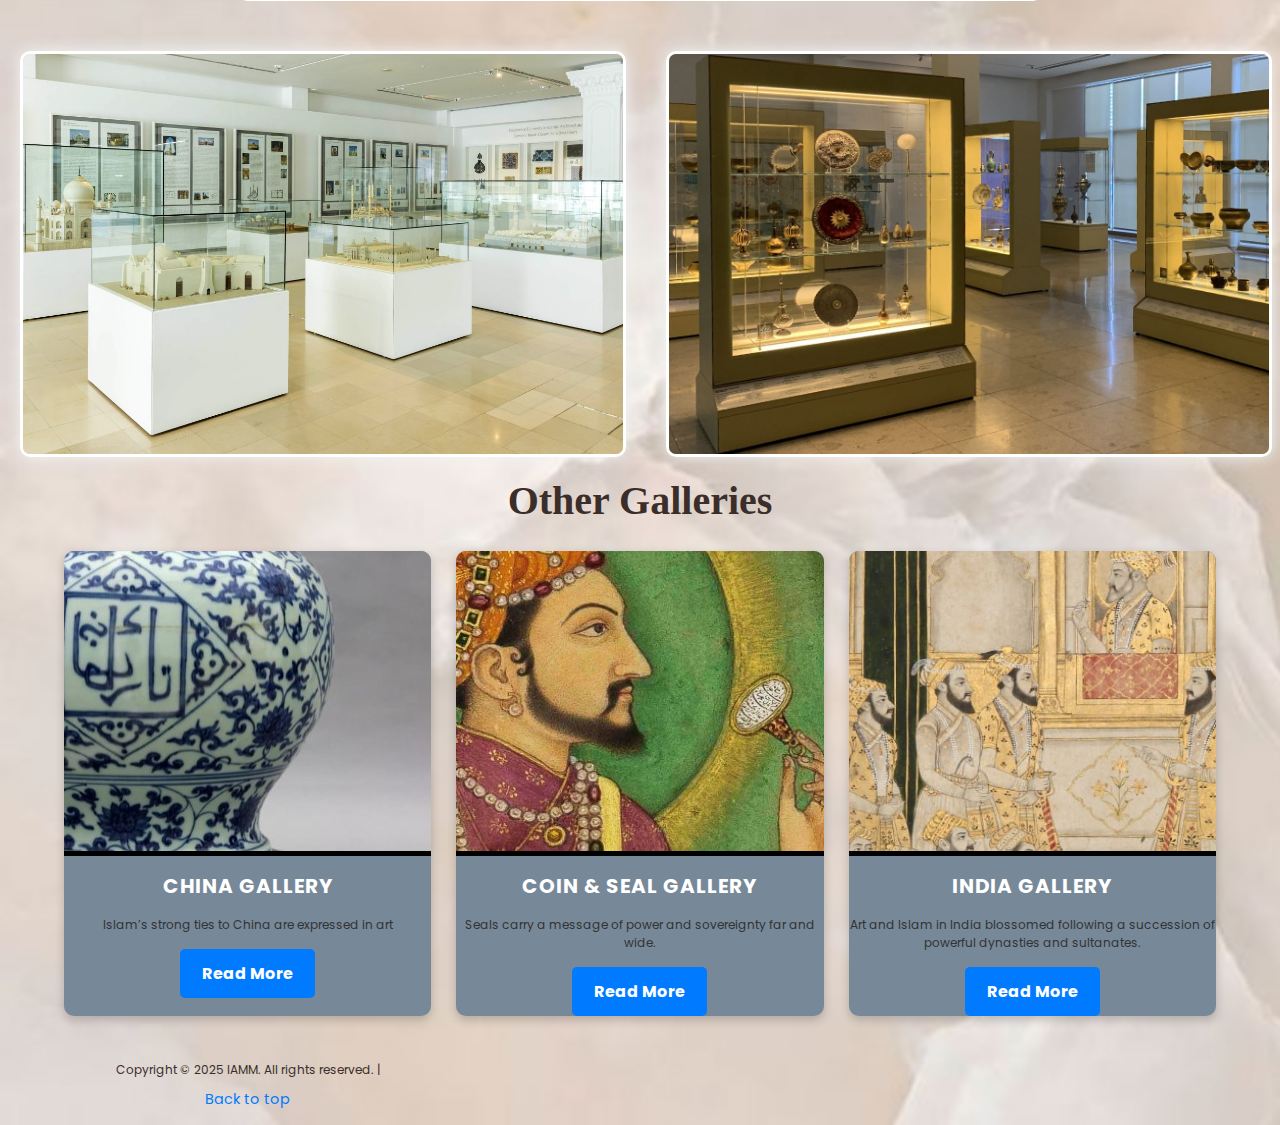
<file: galleries.html>
<html>
    <head>
        <title>Galleries</title>
        <link rel="stylesheet" href="css.galleries/style.css">
        <link rel="stylesheet" href="https://cdnjs.cloudflare.com/ajax/libs/font-awesome/5.15.4/css/all.min.css">
    </head>
<body>

    <body style="background-image: url(img/bg2.jpg); background-repeat: no-repeat; background-size: cover;">
    </body>

    <header class="banner">
        <img src="img/banner img.jpg" alt="Banner Image" class="banner-image">
        <div class="header-container">
            <img src="img/logo.png" alt="IAMM Logo" class="logo">
        </div>
        <div class="banner-text">
            <h2>Welcome to our Galleries</h2>
            <p>Explore our t permanent galleries and their selected highlights.</p>
        </div>
        <nav class="top-right-nav">
            <ul>
                <li><a href="index.html">Home</a></li>
                <li><a href="about.html">About</a></li>
                <li><a href="galleries.html">Galleries</a></li>
                <li><a href="exhibitions.html">Exhibition</a></li>
                <li><a href="contact.html">Contact</a></li>
            </ul>
        </nav>
    </header>

    <div class="breadcrumb">
        <a href="index.html">Home</a> &gt; 
        <span>Galleries</span>
    </div>
    
        <hr class="divider">


        <h1 class="about-title">Galleries</h1>
        </div>
        <p class="about-text">
            Our Islamic art collection is displayed across two floors in twelve permanent galleries. Begin your journey at the Architecture and Qur’an & Manuscript galleries. Continue with the India, China and Malay World galleries — an homage to Malaysia’s rich cultural heritage.
        </p>
        <p class="about-text">
            Function and material are the highlight of the second floor galleries. Be immersed in the excellence of Islamic craftsmanship in the circuit of the Arms & Armour, Jewellery, Textile, Woodwork, Coins & Seal, Metalwork and Ceramics galleries. Enjoy a glimpse of the art-objects in context, offered through our six Lifestyle cases: Ottoman, Persian, Spain, India, Malay world and Central Asia.
        </p>
        <p class="about-text">
            Special and travelling exhibitions take place at the Special Galleries 1 and 2, while photography exhibitions are held at the Open Space Gallery.
        </p>
    </div>
</body>

<body>
    <div class="galleries-picture">
        <img src="img/galleries 1.jpg" alt="galleries">
    </div>
    <div class="Galleries-container">
        <div class="Galleries-picture2">
            <img src="img/galleries 2.jpg" alt="Image 1">
        </div>
        <div class="Galleries-picture3">
            <img src="img/galleries 3.jpg" alt="Image 2">
        </div>
    </div>

    <h1 class="about-title">Other Galleries</h1>

    <div class="main-content">  
        <div class="box">
            <img src="img/display 1.jpg" alt="China gallery">
            <h2>China Gallery</h2>
            <p>Islam’s strong ties to China are expressed in art</p>
            <a href="gallery1.html" class="button">Read More</a>
        </div>
    
        <div class="box">
            <img src="img/display 2.jpg" alt="Coin & Seal Gallery">
            <h2>Coin & Seal Gallery</h2>
            <p>Seals carry a message of power and sovereignty far and wide.</p>
            <a href="gallery2.html" class="button">Read More</a>
        </div>
    
        <div class="box">
            <img src="img/display 3.png" alt="India Gallery">
            <h2>India Gallery</h2>
            <p>Art and Islam in India blossomed following a succession of powerful dynasties and sultanates.
            </p>
            <a href="gallery3.html" class="button">Read More</a>
        </div>
    </footer>

    
     
    
<footer>
    <p class="footer-copy">Copyright &copy; 2025 IAMM. All rights reserved. | <a href="#">Back to top</a></p>
</footer>

</body>
</html>
</file>
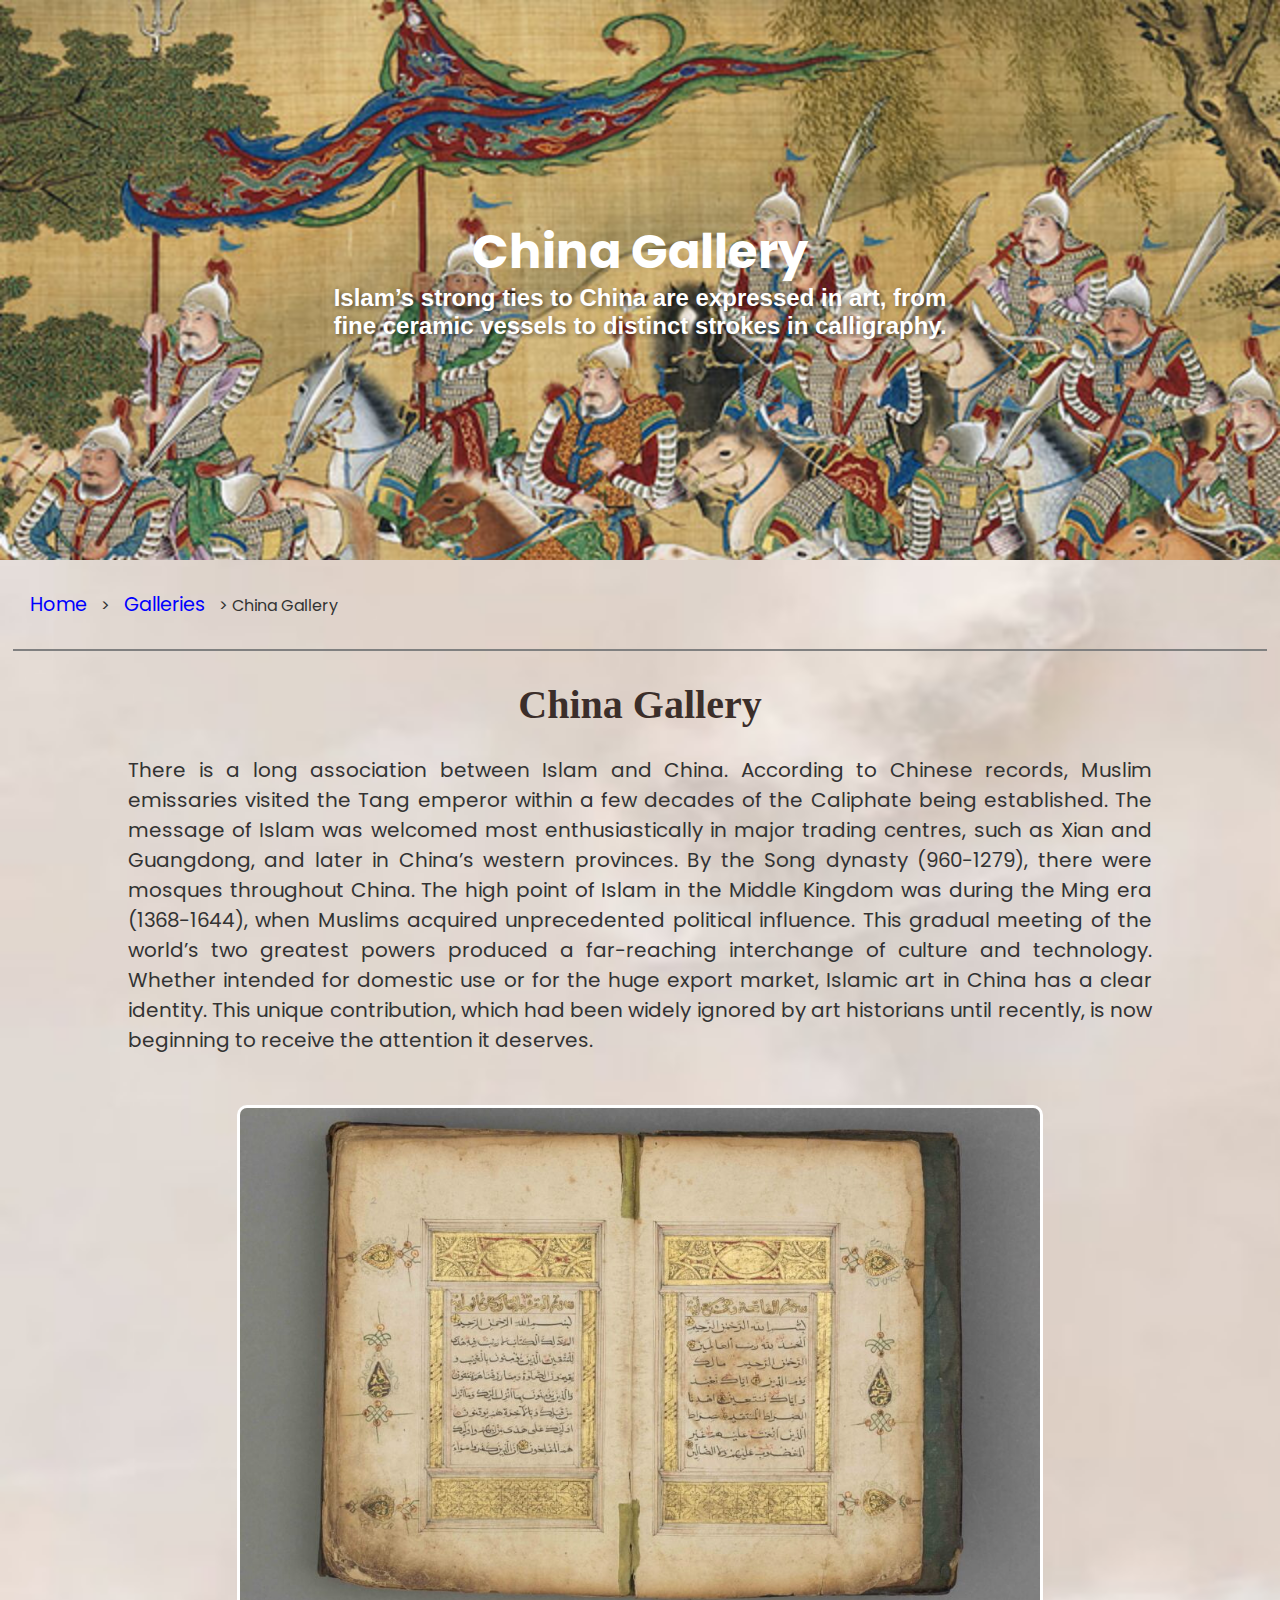
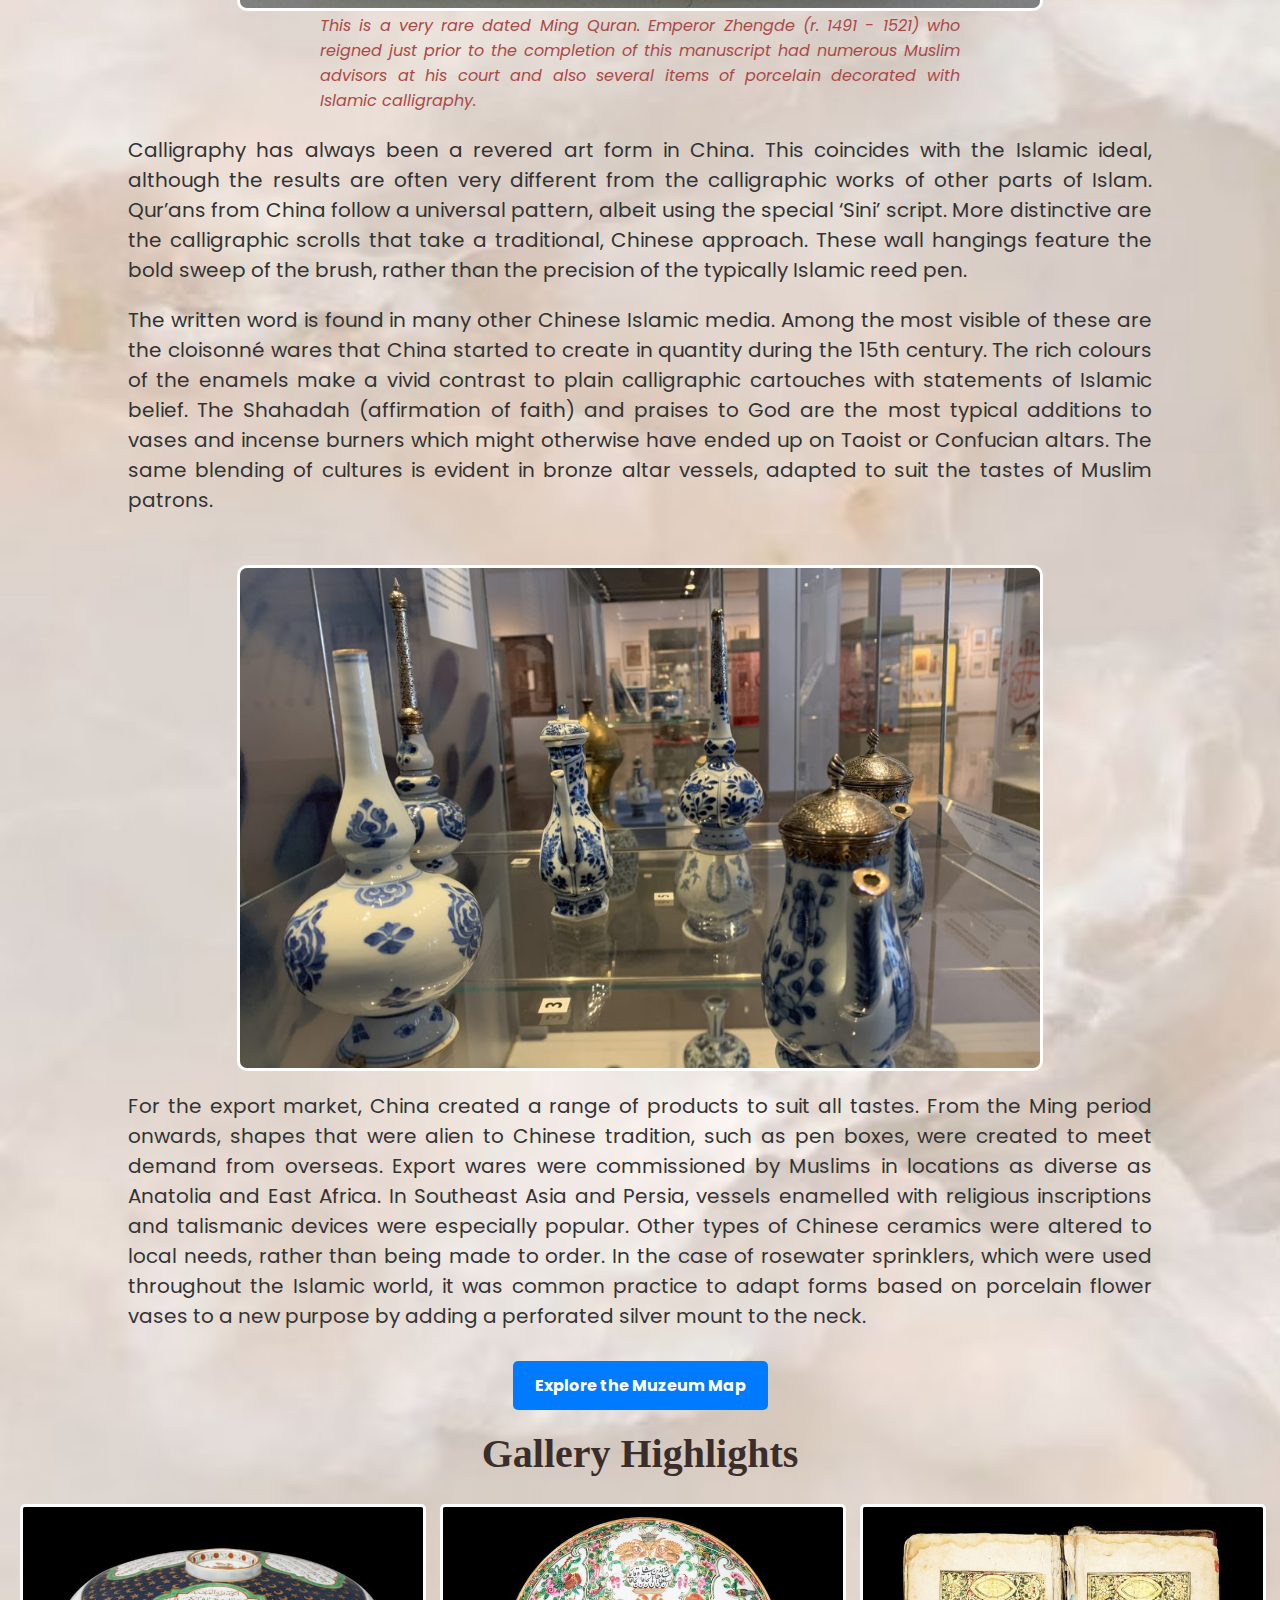
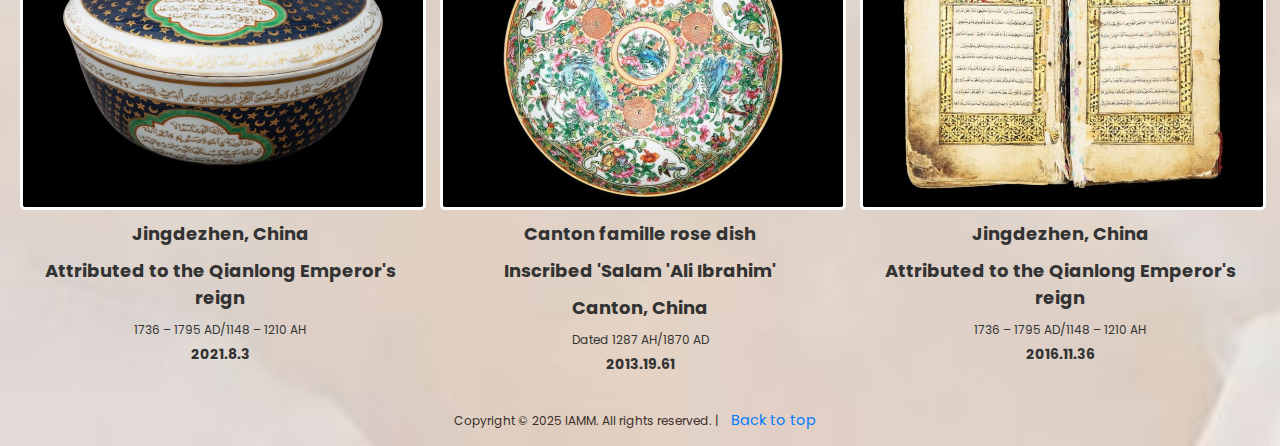
<file: gallery1.html>
<html>
    <head>
        <title>China Gallery</title>
        <link rel="stylesheet" href="css.galleries/style.css">
    </head>
<body>

<body style="background-image: url(img/bg2.jpg); background-repeat: no-repeat; background-size: cover;">
    </body>

    <div class="image-banner">
        <img src="img/china gallery.jpg" alt="China Image">
        <div class="image-text">China Gallery </div>
        <div class="logo">
            <img src="img/logo.png" alt="logo IAMM">
        </div>
        <h1 class="about-name">Islam’s strong ties to China are expressed in art, from fine ceramic vessels to distinct strokes in calligraphy.</h1>
    </div>

    <div class="breadcrumb">
        <a href="index.html">Home</a> &gt; 
        <a href="galleries.html">Galleries</a> &gt; 
        <span>China Gallery</span>
    </div>

    <hr class="divider">

    <h1 class="about-title">China Gallery</h1>
        </div>
        <p class="about-text">
            There is a long association between Islam and China. According to Chinese records, Muslim emissaries visited the Tang emperor within a few decades of the Caliphate being established. The message of Islam was welcomed most enthusiastically in major trading centres, such as Xian and Guangdong, and later in China’s western provinces. By the Song dynasty (960-1279), there were mosques throughout China. The high point of Islam in the Middle Kingdom was during the Ming era (1368-1644), when Muslims acquired unprecedented political influence. This gradual meeting of the world’s two greatest powers produced a far-reaching interchange of culture and technology. Whether intended for domestic use or for the huge export market, Islamic art in China has a clear identity. This unique contribution, which had been widely ignored by art historians until recently, is now beginning to receive the attention it deserves.
        </p>

        <body>
            <div class="galleries-picture">
                <figure>
                <img src="img/china 1 (1).jpg" alt="china galleries">
                <figcaption>This is a very rare dated Ming Quran. Emperor Zhengde (r. 1491 - 1521) who reigned just prior to the completion of this manuscript had numerous Muslim advisors at his court and also several items of porcelain decorated with Islamic calligraphy.</figcaption>
              </figure>
            </div>

        <p class="about-text">
            Calligraphy has always been a revered art form in China. This coincides with the Islamic ideal, although the results are often very different from the calligraphic works of other parts of Islam. Qur’ans from China follow a universal pattern, albeit using the special ‘Sini’ script. More distinctive are the calligraphic scrolls that take a traditional, Chinese approach. These wall hangings feature the bold sweep of the brush, rather than the precision of the typically Islamic reed pen.
        </p>
        <p class="about-text">
            The written word is found in many other Chinese Islamic media. Among the most visible of these are the cloisonné wares that China started to create in quantity during the 15th century. The rich colours of the enamels make a vivid contrast to plain calligraphic cartouches with statements of Islamic belief. The Shahadah (affirmation of faith) and praises to God are the most typical additions to vases and incense burners which might otherwise have ended up on Taoist or Confucian altars. The same blending of cultures is evident in bronze altar vessels, adapted to suit the tastes of Muslim patrons.
        </p>

        <div class="galleries-picture">
            <figure>
            <img src="img/china 2.jpg" alt="china galleries">

        <p class="about-text">
            For the export market, China created a range of products to suit all tastes. From the Ming period onwards, shapes that were alien to Chinese tradition, such as pen boxes, were created to meet demand from overseas. Export wares were commissioned by Muslims in locations as diverse as Anatolia and East Africa. In Southeast Asia and Persia, vessels enamelled with religious inscriptions and talismanic devices were especially popular. Other types of Chinese ceramics were altered to local needs, rather than being made to order. In the case of rosewater sprinklers, which were used throughout the Islamic world, it was common practice to adapt forms based on porcelain flower vases to a new purpose by adding a perforated silver mount to the neck.
        </p>

        <a href="map.html" class="button">Explore the Muzeum Map</a>

        <h1 class="about-title">Gallery Highlights</h1>

        <div class="gallery">
            <div class="gallery-item">
                <img src="img/highlight 1.jpg" alt="highlight 1">
                <h2>Jingdezhen, China</h2>
                <h2>Attributed to the Qianlong Emperor's reign</h2>
                <p>1736 – 1795 AD/1148 – 1210 AH</p>
                <h4>2021.8.3</h4>
            </div>
    
            <div class="gallery-item">
                <img src="img/highlight 2.jpg" alt="highlight 2">
                <h2>Canton famille rose dish</h2>
                <h2>Inscribed 'Salam 'Ali Ibrahim'</h2>
                <h2>Canton, China</h2>
                <p>Dated 1287 AH/1870 AD</p>
                <h4>2013.19.61</h4>
            </div>
    
            <div class="gallery-item">
                <img src="img/highlight 3.jpg" alt="highlight 3">
                <h2>Jingdezhen, China</h2>
                <h2>Attributed to the Qianlong Emperor's reign</h2>
                <p>1736 – 1795 AD/1148 – 1210 AH</p>
                <h4>2016.11.36</h4>
            </div>
        </div>
    </footer>
    
        <footer>
            <p class="footer-copy">Copyright &copy; 2025 IAMM. All rights reserved. | <a href="#">Back to top</a></p>
        </footer>

    </body>
    </html>

    </div>
</body>
</file>
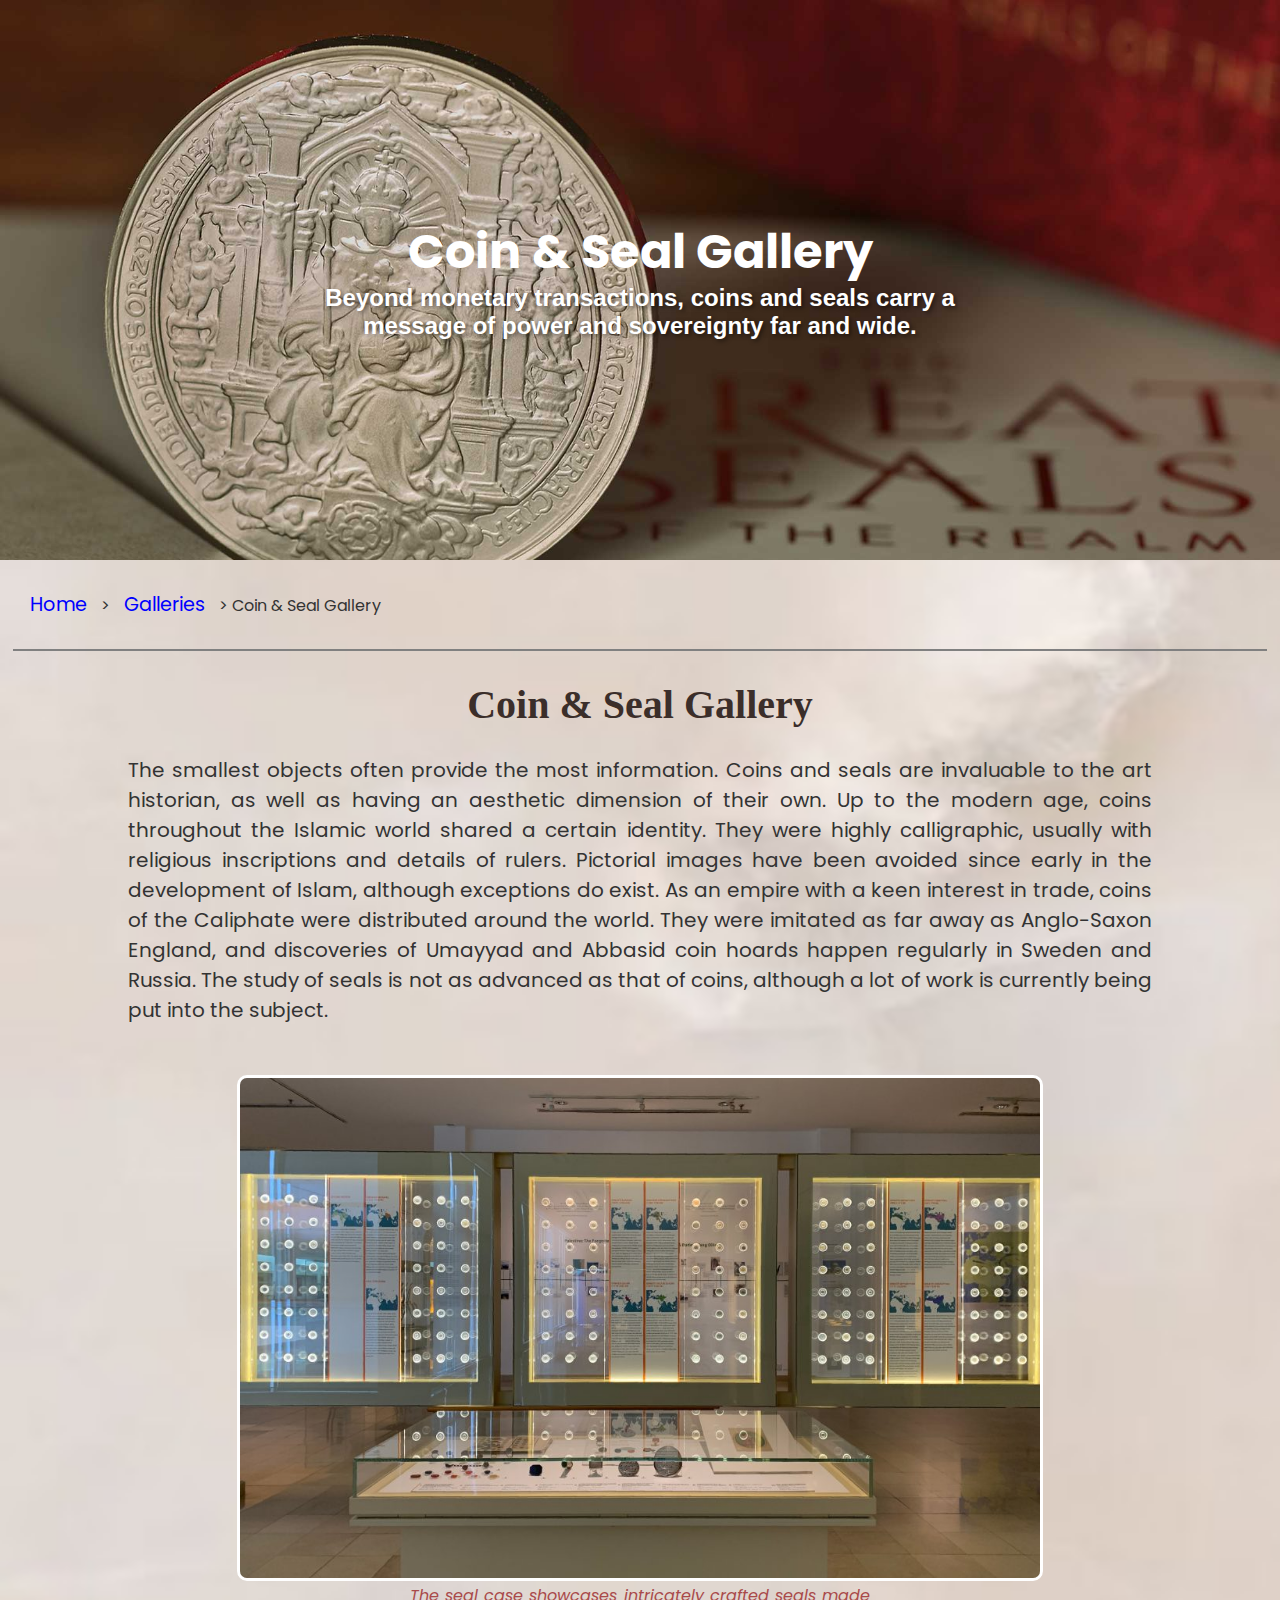
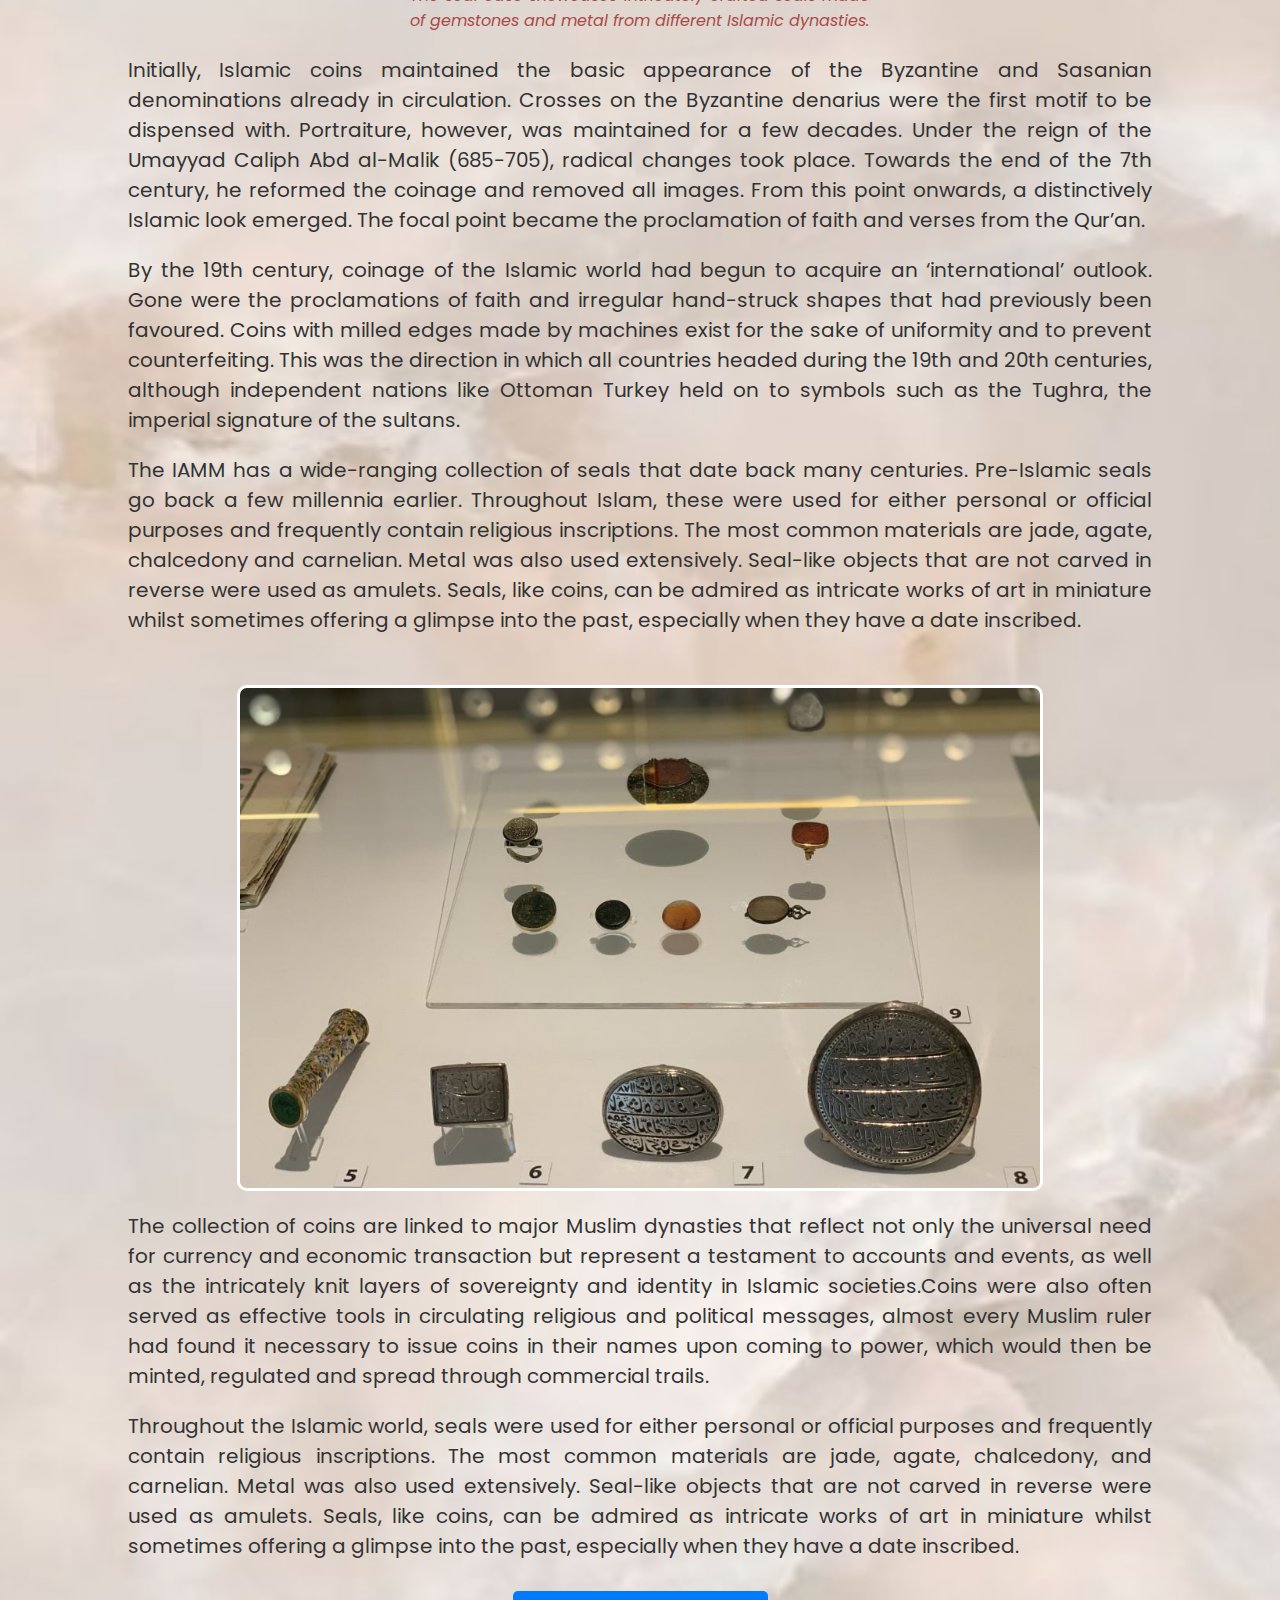
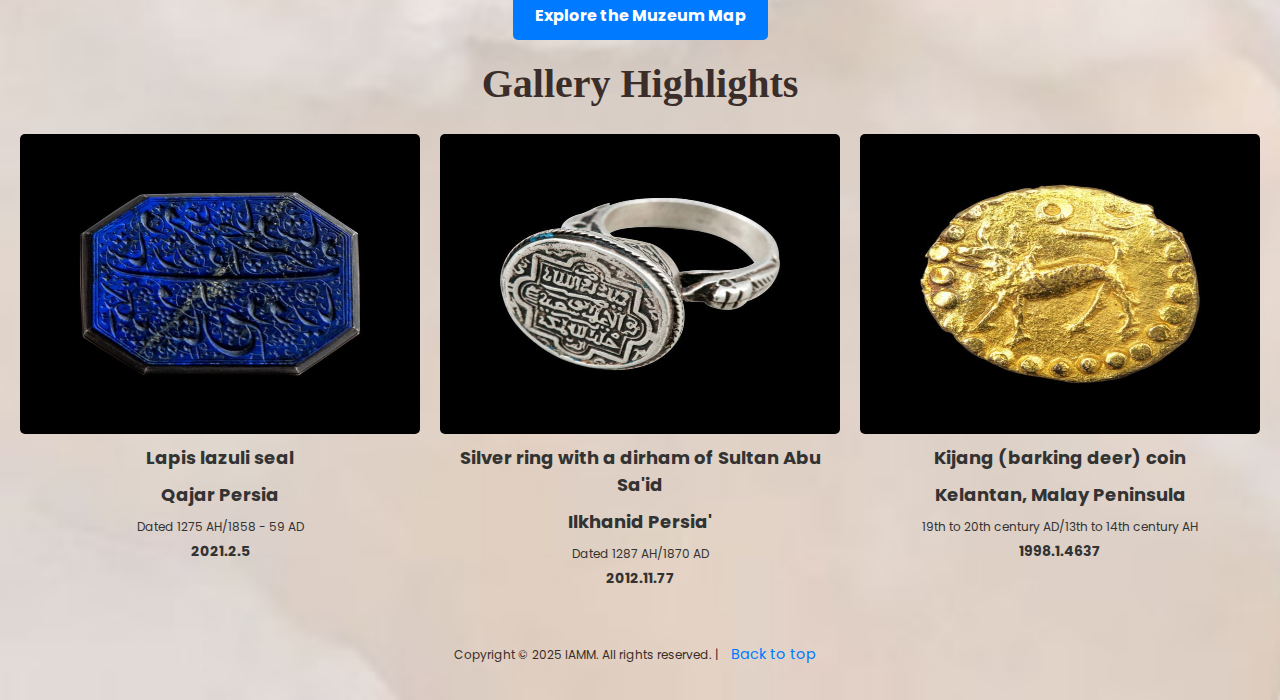
<file: gallery2.html>
<html>
    <head>
        <title>Coin & Seal Gallery</title>
        <link rel="stylesheet" href="css.galleries/style.css">
    </head>
<body>

<body style="background-image: url(img/bg2.jpg); background-repeat: no-repeat; background-size: cover;">
    </body>

    <div class="image-banner">
        <img src="img/coin.jpg" alt="Coin Image">
        <div class="image-text">Coin & Seal Gallery </div>
        <div class="logo">
            <img src="img/logo.png" alt="logo IAMM">
        </div>
        <h1 class="about-name">Beyond monetary transactions, coins and seals carry a message of power and sovereignty far and wide.</h1>
    </div>

    <div class="breadcrumb">
        <a href="index.html">Home</a> &gt; 
        <a href="galleries.html">Galleries</a> &gt; 
        <span>Coin & Seal Gallery</span>
    </div>

    <hr class="divider">

    <h1 class="about-title">Coin & Seal Gallery</h1>
        </div>
        <p class="about-text">
            The smallest objects often provide the most information. Coins and seals are invaluable to the art historian, as well as having an aesthetic dimension of their own. Up to the modern age, coins throughout the Islamic world shared a certain identity. They were highly calligraphic, usually with religious inscriptions and details of rulers. Pictorial images have been avoided since early in the development of Islam, although exceptions do exist. As an empire with a keen interest in trade, coins of the Caliphate were distributed around the world. They were imitated as far away as Anglo-Saxon England, and discoveries of Umayyad and Abbasid coin hoards happen regularly in Sweden and Russia. The study of seals is not as advanced as that of coins, although a lot of work is currently being put into the subject.
        </p>

        <body>
            <div class="galleries-picture">
                <figure>
                <img src="img/coin2.jpg" alt="coin galleries">
                <figcaption>The seal case showcases intricately crafted seals made of gemstones and metal from different Islamic dynasties.</figcaption>
              </figure>
            </div>

            <p class="about-text">
                Initially, Islamic coins maintained the basic appearance of the Byzantine and Sasanian denominations already in circulation. Crosses on the Byzantine denarius were the first motif to be dispensed with. Portraiture, however, was maintained for a few decades. Under the reign of the Umayyad Caliph Abd al-Malik (685-705), radical changes took place. Towards the end of the 7th century, he reformed the coinage and removed all images. From this point onwards, a distinctively Islamic look emerged. The focal point became the proclamation of faith and verses from the Qur’an.
            </p>

            <p class="about-text">
                By the 19th century, coinage of the Islamic world had begun to acquire an ‘international’ outlook. Gone were the proclamations of faith and irregular hand-struck shapes that had previously been favoured. Coins with milled edges made by machines exist for the sake of uniformity and to prevent counterfeiting. This was the direction in which all countries headed during the 19th and 20th centuries, although independent nations like Ottoman Turkey held on to symbols such as the Tughra, the imperial signature of the sultans.
            </p>

            <p class="about-text">
                The IAMM has a wide-ranging collection of seals that date back many centuries. Pre-Islamic seals go back a few millennia earlier. Throughout Islam, these were used for either personal or official purposes and frequently contain religious inscriptions. The most common materials are jade, agate, chalcedony and carnelian. Metal was also used extensively. Seal-like objects that are not carved in reverse were used as amulets. Seals, like coins, can be admired as intricate works of art in miniature whilst sometimes offering a glimpse into the past, especially when they have a date inscribed.
            </p>

            <div class="galleries-picture">
                <figure>
                <img src="img/coin3.jpg" alt="coin galleries">
            </div>

            <p class="about-text">
                The collection of coins are linked to major Muslim dynasties that reflect not only the universal need for currency and economic transaction but represent a testament to accounts and events, as well as the intricately knit layers of sovereignty and identity in Islamic societies.Coins were also often served as effective tools in circulating religious and political messages, almost every Muslim ruler had found it necessary to issue coins in their names upon coming to power, which would then be minted, regulated and spread through commercial trails.  
            </p>

            <p class="about-text">
                Throughout the Islamic world, seals were used for either personal or official purposes and frequently contain religious inscriptions. The most common materials are jade, agate, chalcedony, and carnelian. Metal was also used extensively. Seal-like objects that are not carved in reverse were used as amulets. Seals, like coins, can be admired as intricate works of art in miniature whilst sometimes offering a glimpse into the past, especially when they have a date inscribed.
            </p>
            
            <div class="button-container">
                <a href="map.html" class="button">Explore the Muzeum Map</a>
            </div>            

            <h1 class="about-title">Gallery Highlights</h1>

            <div class="gallery">
                <div class="gallery-item">
                    <img src="img/coin4.jpg" alt="highlight 1">
                    <h2>Lapis lazuli seal</h2>
                    <h2>Qajar Persia</h2>
                    <p>Dated 1275 AH/1858 - 59 AD</p>
                    <h4>2021.2.5</h4>
                </div>
        
                <div class="gallery-item">
                    <img src="img/coin5.jpg" alt="highlight 2">
                    <h2>Silver ring with a dirham of Sultan Abu Sa'id</h2>
                    <h2>Ilkhanid Persia'</h2>
                    <p>Dated 1287 AH/1870 AD</p>
                    <h4>2012.11.77</h4>
                </div>

                <div class="gallery-item">
                    <img src="img/coin6.jpg" alt="highlight 2">
                    <h2>Kijang (barking deer) coin</h2>
                    <h2>Kelantan, Malay Peninsula</h2>
                    <p>19th to 20th century AD/13th to 14th century AH</p>
                    <h4>1998.1.4637</h4>
                </div>
            </footer>
            
                <footer>
                    <p class="footer-copy">Copyright &copy; 2025 IAMM. All rights reserved. | <a href="#">Back to top</a></p>
                </footer>
        
            </body>
            </html>
        
            </div>
        </body>
</file>
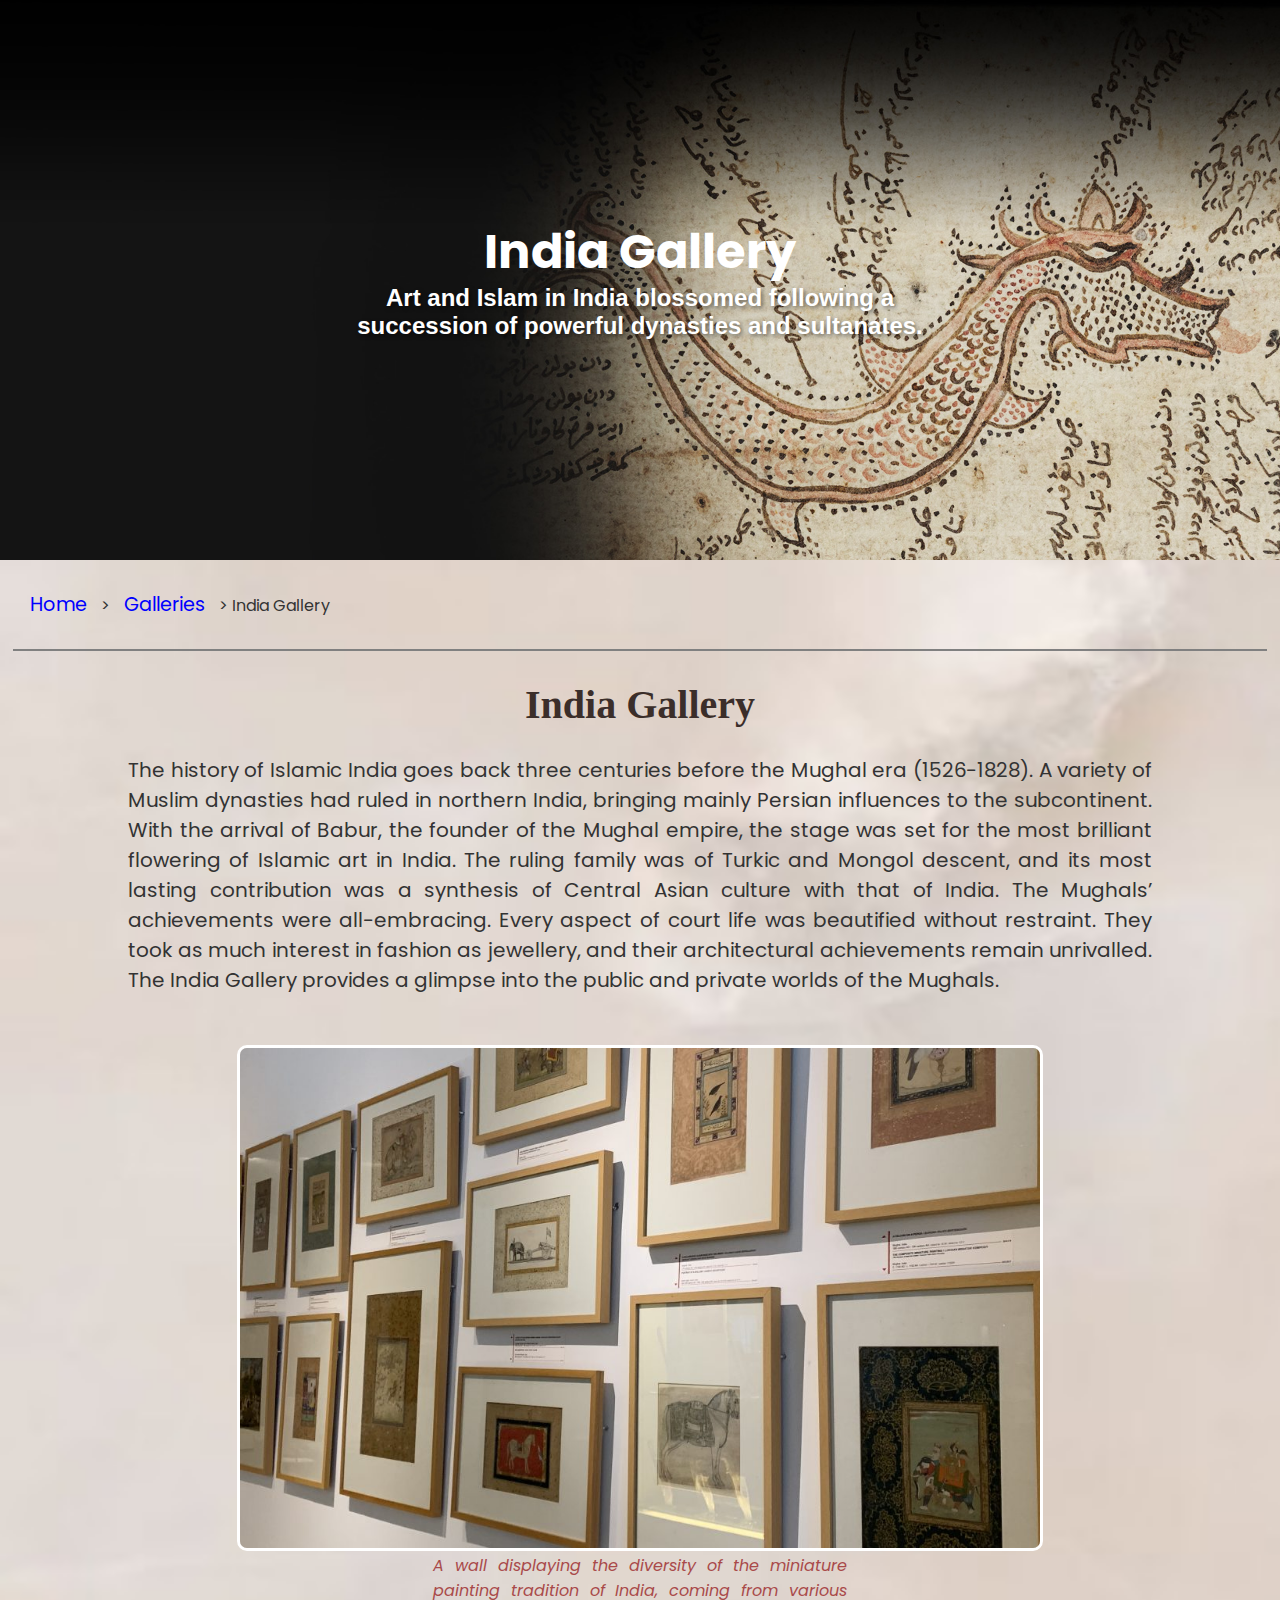
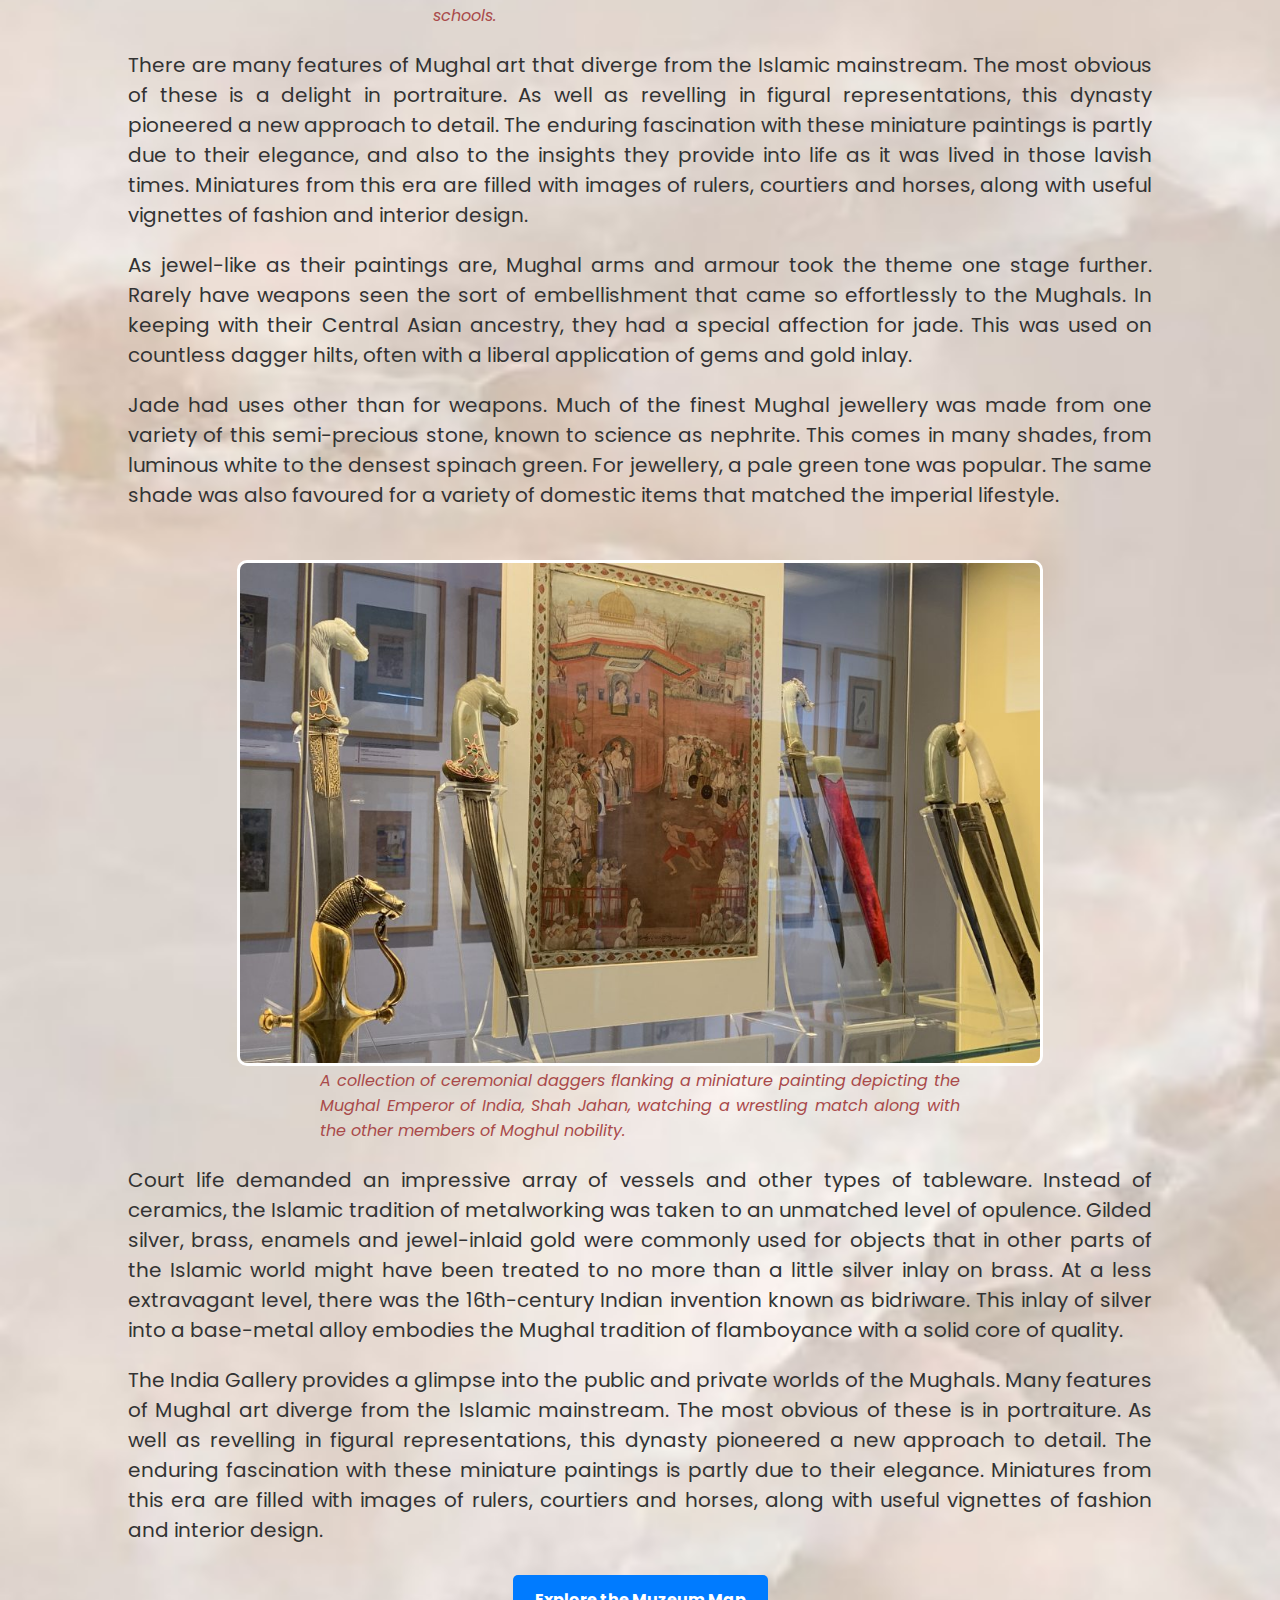
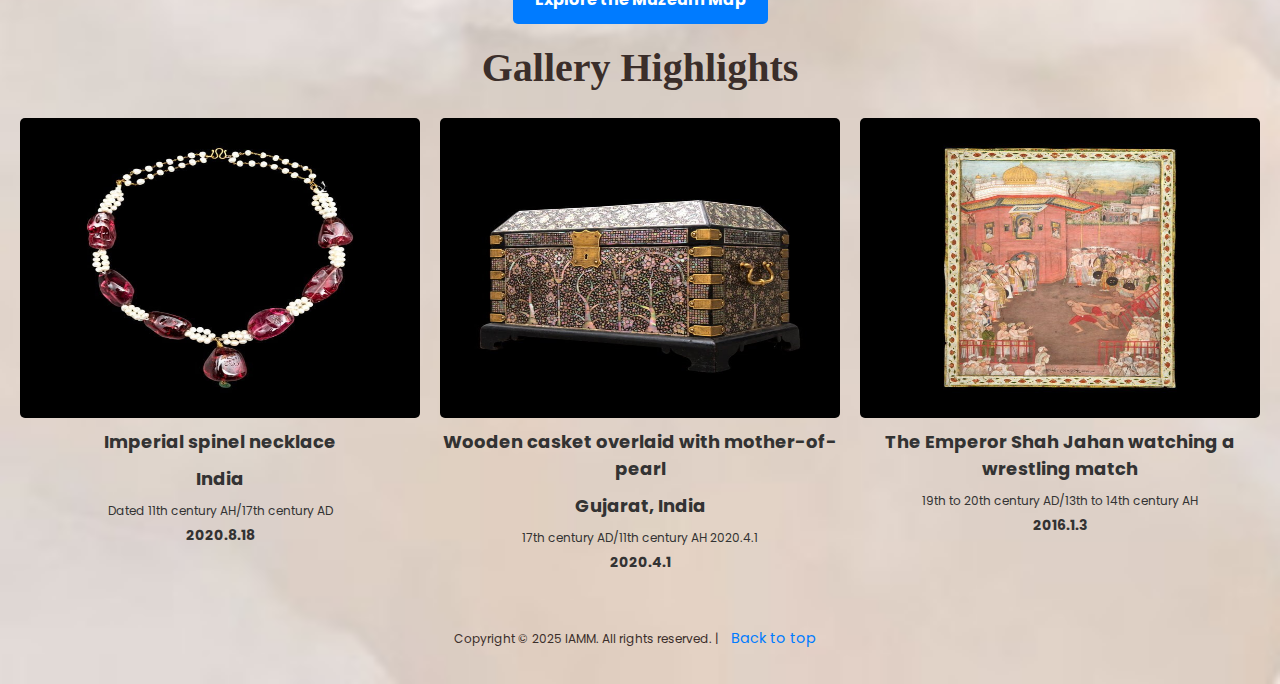
<file: gallery3.html>
<html>
    <head>
        <title>India Gallery</title>
        <link rel="stylesheet" href="css.galleries/style.css">
    </head>
<body>

<body style="background-image: url(img/bg2.jpg); background-repeat: no-repeat; background-size: cover;">
    </body>

    <div class="image-banner">
        <img src="img/india.jpg" alt="jewlery Image">
        <div class="image-text">India Gallery </div>
        <div class="logo">
            <img src="img/logo.png" alt="logo IAMM">
        </div>
        <h1 class="about-name">Art and Islam in India blossomed following a succession of powerful dynasties and sultanates.</h1>
    </div>

    <div class="breadcrumb">
        <a href="index.html">Home</a> &gt; 
        <a href="galleries.html">Galleries</a> &gt; 
        <span>India Gallery</span>
    </div>

    <hr class="divider">

    <h1 class="about-title">India Gallery</h1>
        </div>
        <p class="about-text">
            The history of Islamic India goes back three centuries before the Mughal era (1526-1828). A variety of Muslim dynasties had ruled in northern India, bringing mainly Persian influences to the subcontinent. With the arrival of Babur, the founder of the Mughal empire, the stage was set for the most brilliant flowering of Islamic art in India. The ruling family was of Turkic and Mongol descent, and its most lasting contribution was a synthesis of Central Asian culture with that of India. The Mughals’ achievements were all-embracing. Every aspect of court life was beautified without restraint. They took as much interest in fashion as jewellery, and their architectural achievements remain unrivalled. The India Gallery provides a glimpse into the public and private worlds of the Mughals.
        </p>

        <body>
            <div class="galleries-picture">
                <figure>
                <img src="img/india2.jpg" alt="india galleries">
                <figcaption>A wall displaying the diversity of the miniature painting tradition of India, coming from various schools.</figcaption>
              </figure>
            </div>

            <p class="about-text">
                There are many features of Mughal art that diverge from the Islamic mainstream. The most obvious of these is a delight in portraiture. As well as revelling in figural representations, this dynasty pioneered a new approach to detail. The enduring fascination with these miniature paintings is partly due to their elegance, and also to the insights they provide into life as it was lived in those lavish times. Miniatures from this era are filled with images of rulers, courtiers and horses, along with useful vignettes of fashion and interior design.
            </p>

            
            <p class="about-text">
                As jewel-like as their paintings are, Mughal arms and armour took the theme one stage further. Rarely have weapons seen the sort of embellishment that came so effortlessly to the Mughals. In keeping with their Central Asian ancestry, they had a special affection for jade. This was used on countless dagger hilts, often with a liberal application of gems and gold inlay.
            </p>

            <p class="about-text">
                Jade had uses other than for weapons. Much of the finest Mughal jewellery was made from one variety of this semi-precious stone, known to science as nephrite. This comes in many shades, from luminous white to the densest spinach green. For jewellery, a pale green tone was popular. The same shade was also favoured for a variety of domestic items that matched the imperial lifestyle.
            </p>

            <body>
                <div class="galleries-picture">
                    <figure>
                    <img src="img/india3.jpg" alt="india galleries">
                    <figcaption>A collection of ceremonial daggers flanking a miniature painting depicting the Mughal Emperor of India, Shah Jahan, watching a wrestling match along with the other members of Moghul nobility.</figcaption>
                  </figure>
                </div>

            <p class="about-text">
                Court life demanded an impressive array of vessels and other types of tableware. Instead of ceramics, the Islamic tradition of metalworking was taken to an unmatched level of opulence. Gilded silver, brass, enamels and jewel-inlaid gold were commonly used for objects that in other parts of the Islamic world might have been treated to no more than a little silver inlay on brass. At a less extravagant level, there was the 16th-century Indian invention known as bidriware. This inlay of silver into a base-metal alloy embodies the Mughal tradition of flamboyance with a solid core of quality.
            </p>

            <p class="about-text">
                The India Gallery provides a glimpse into the public and private worlds of the Mughals. Many features of Mughal art diverge from the Islamic mainstream. The most obvious of these is in portraiture. As well as revelling in figural representations, this dynasty pioneered a new approach to detail. The enduring fascination with these miniature paintings is partly due to their elegance. Miniatures from this era are filled with images of rulers, courtiers and horses, along with useful vignettes of fashion and interior design. 
            </p>

            <div class="button-container">
                <a href="map.html" class="button">Explore the Muzeum Map</a>
            </div>            

            <h1 class="about-title">Gallery Highlights</h1>


            <div class="gallery">
                <div class="gallery-item">
                    <img src="img/india4.jpg" alt="highlight 1">
                    <h2>Imperial spinel necklace</h2>
                    <h2>India</h2>
                    <p>Dated 11th century AH/17th century AD</p>
                    <h4>2020.8.18</h4>
                </div>
        
                <div class="gallery-item">
                    <img src="img/india5.jpg" alt="highlight 2">
                    <h2>Wooden casket overlaid with mother-of-pearl</h2>
                    <h2>Gujarat, India</h2>
                    <p>17th century AD/11th century AH 2020.4.1</p>
                    <h4>2020.4.1</h4>
                </div>

                <div class="gallery-item">
                    <img src="img/india6.jpg" alt="highlight 2">
                    <h2>The Emperor Shah Jahan watching a wrestling match</h2>
                    <p>19th to 20th century AD/13th to 14th century AH</p>
                    <h4>2016.1.3</h4>
                </div>
            </footer>
            
                <footer>
                    <p class="footer-copy">Copyright &copy; 2025 IAMM. All rights reserved. | <a href="#">Back to top</a></p>
                </footer>
        
            </body>
            </html>
        
            </div>
        </body>
</file>
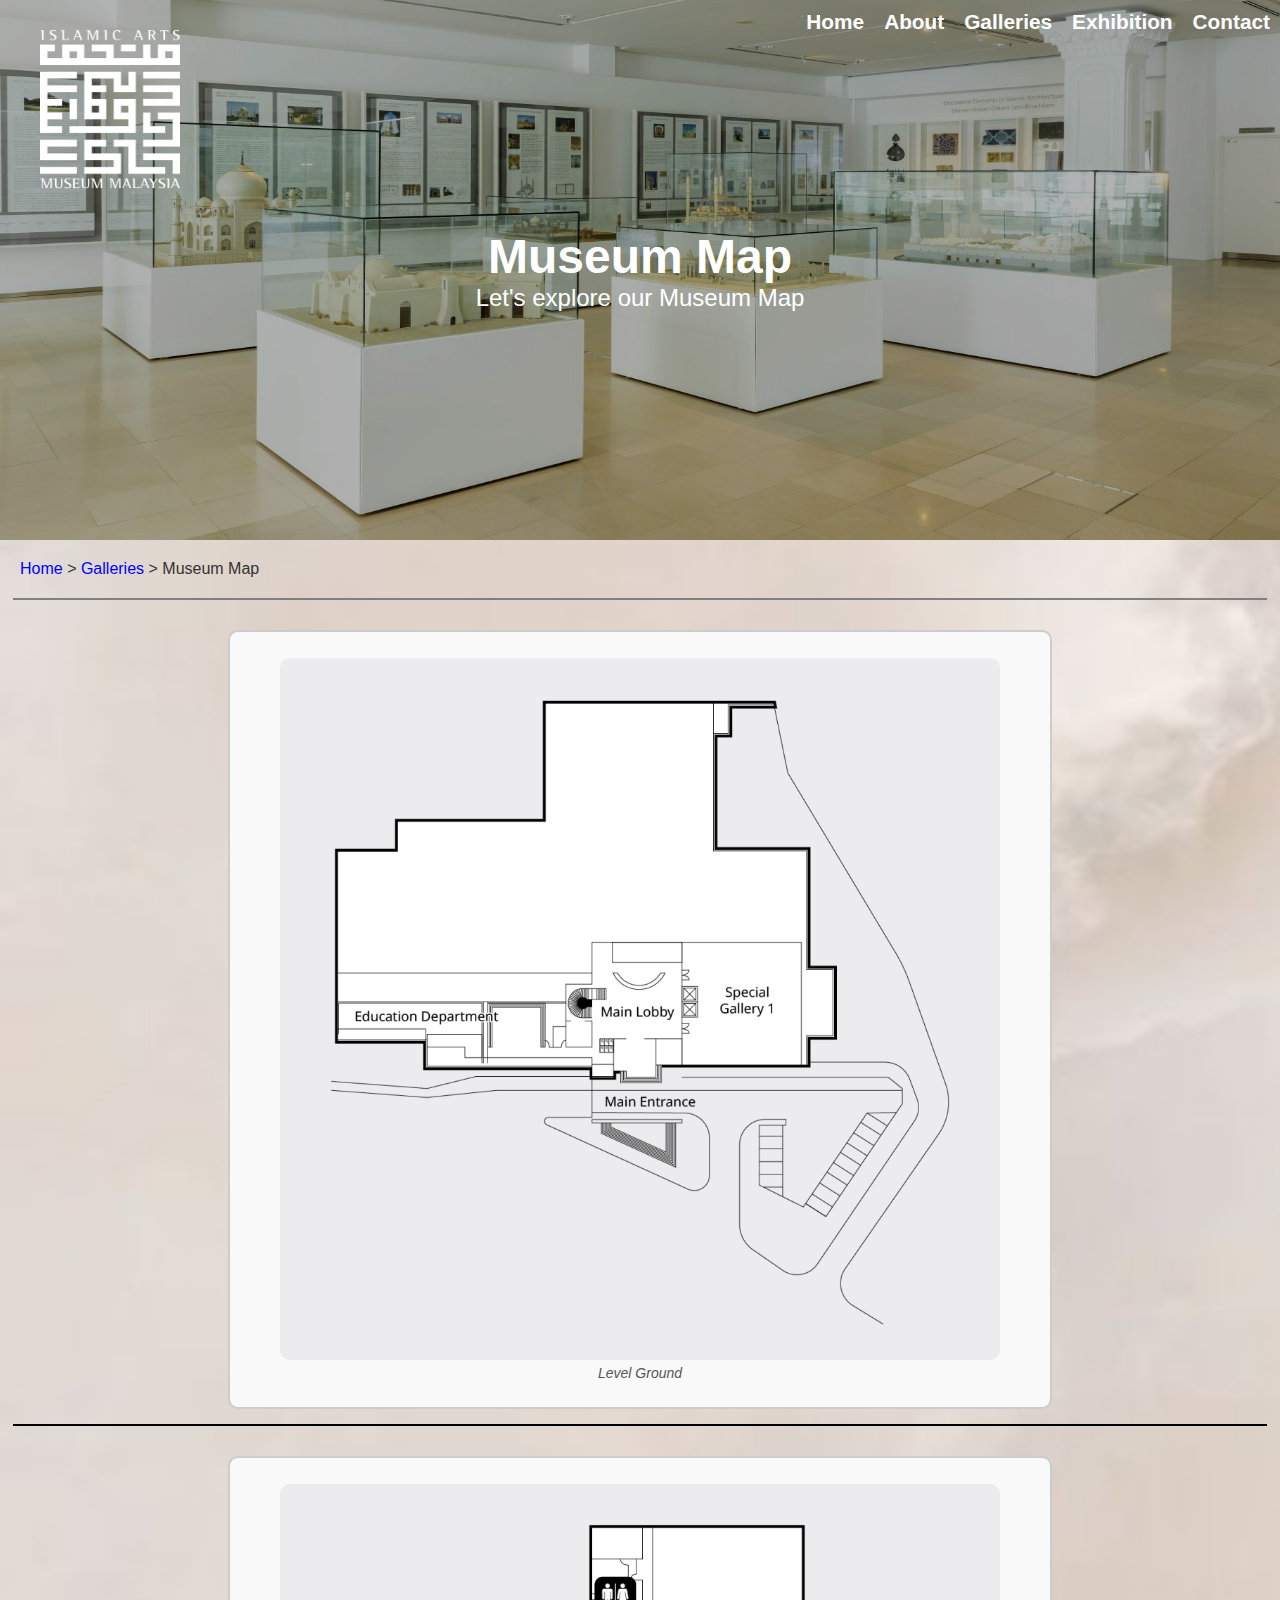
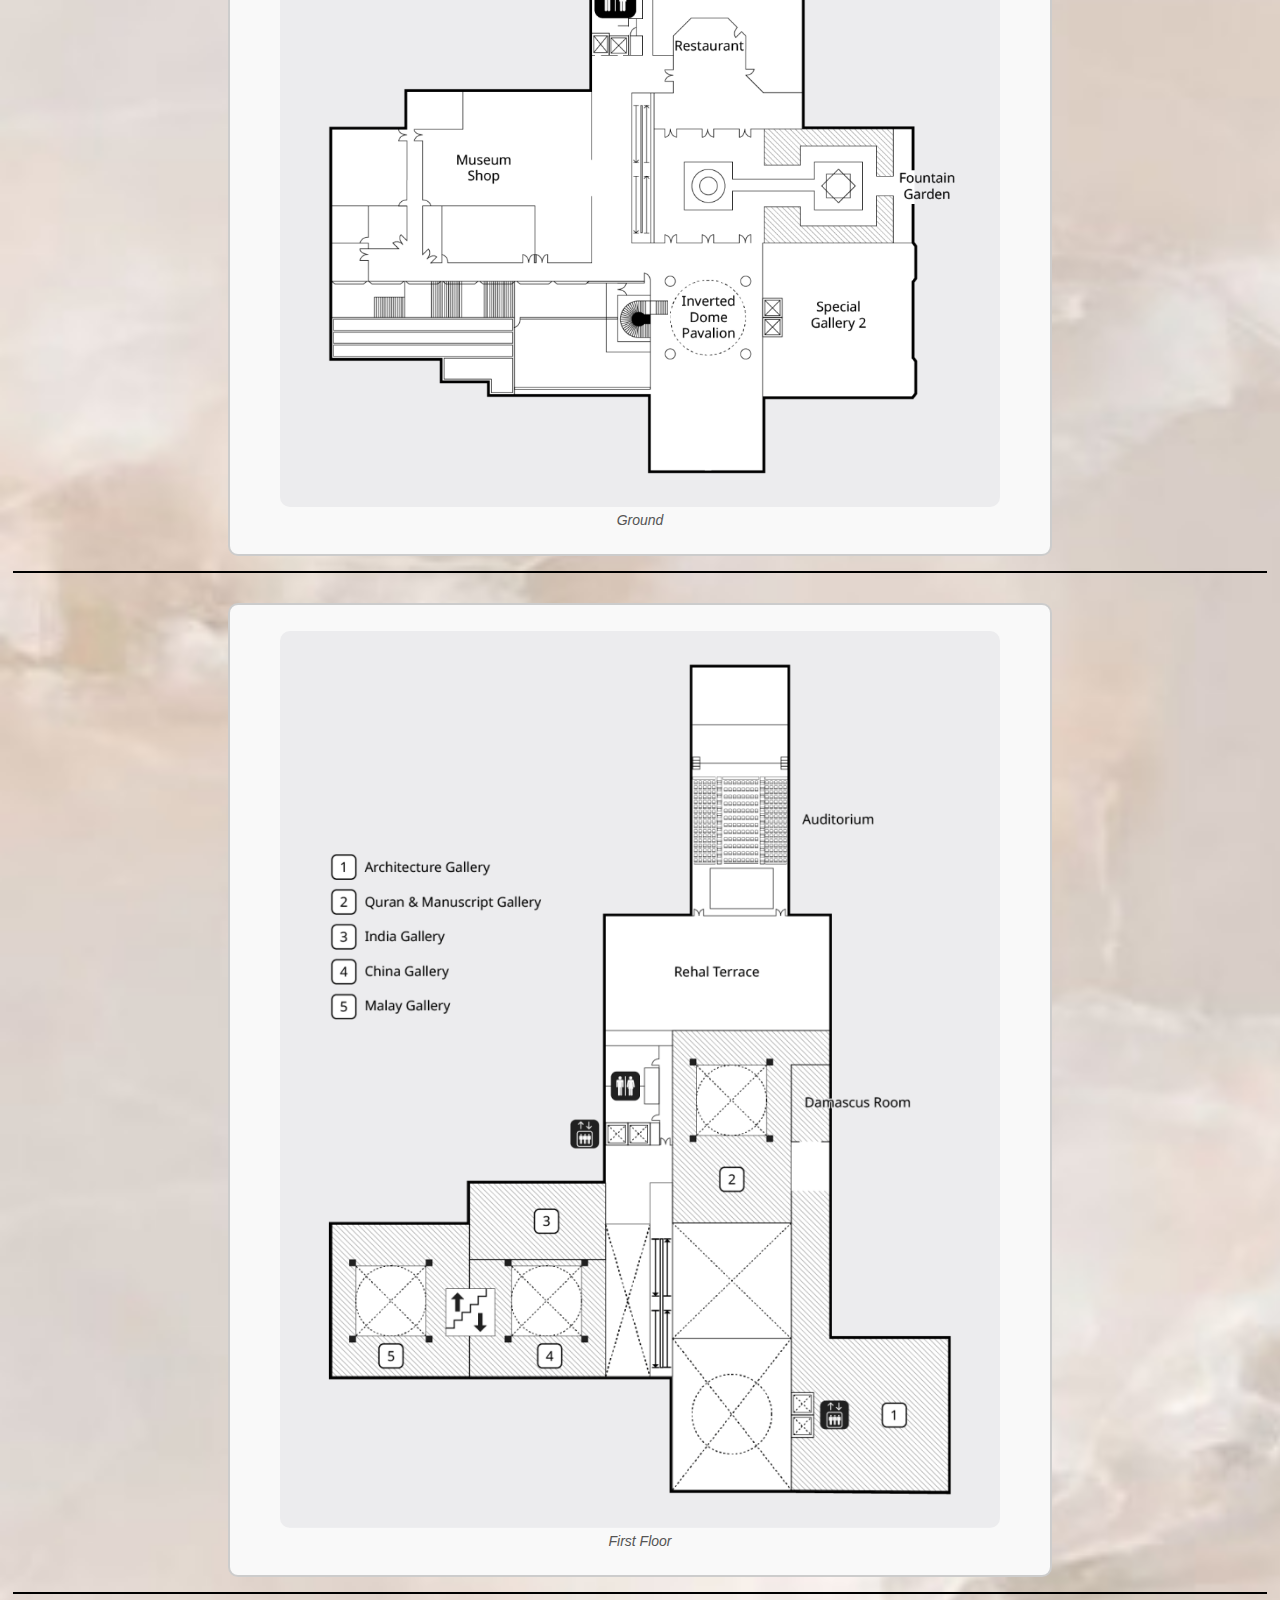
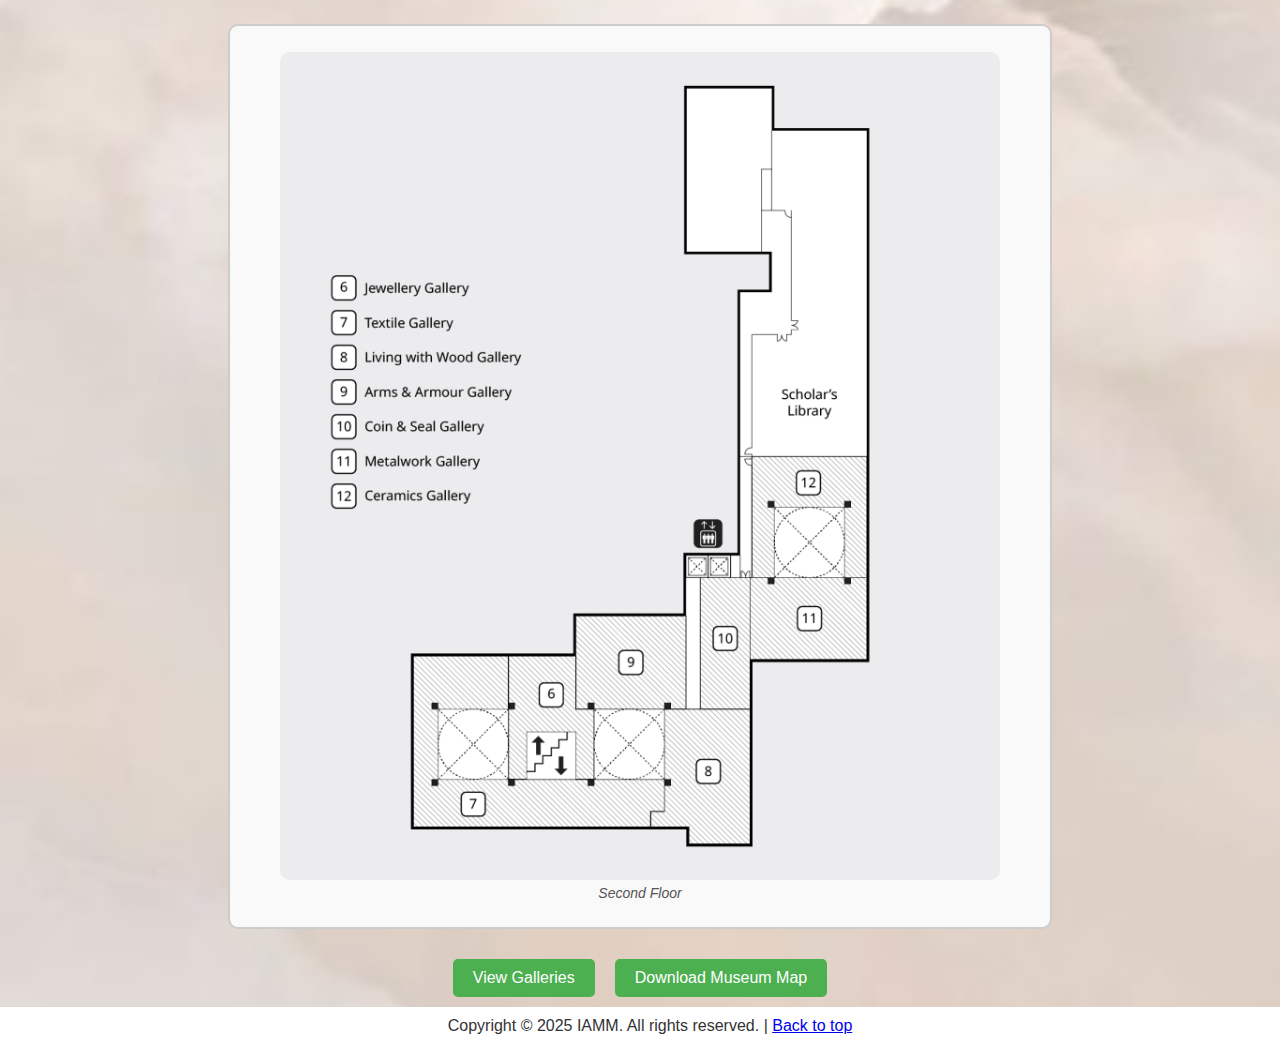
<file: map.html>
<html>
    <head>
        <title>Museum Map</title>
        <link rel="stylesheet" href="css.map/style.css">
    </head>
<body>

    <body style="background-image: url(img/bg2.jpg); background-repeat: no-repeat; background-size: cover;">
    </body>

    <header class="banner">
        <img src="img/galleries 2.jpg" alt="Banner Image" class="banner-image">
        <div class="header-container">
            <img src="img/logo.png" alt="IAMM Logo" class="logo">
        </div>
        <div class="banner-text">
            <h2>Museum Map</h2>
            <p>Let's explore our Museum Map</p>
        </div>
        <nav class="top-right-nav">
            <ul>
                <li><a href="index.html">Home</a></li>
                <li><a href="about.html">About</a></li>
                <li><a href="galleries.html">Galleries</a></li>
                <li><a href="exhibitions.html">Exhibition</a></li>
                <li><a href="contact.html">Contact</a></li>
            </ul>
        </nav>
    </header>

    <div class="breadcrumb">
        <a href="index.html">Home</a> &gt; 
        <a href="galleries.html">Galleries</a> &gt;
        <span>Museum Map</span>
    </div>

    <hr class="divider">

    <div class="maps-picture">
        <figure>
            <img src="img/map1.png" alt="Maps LG">
            <figcaption>Level Ground</figcaption>
        </figure>
    </div>
    
    <div class="maps-divider"></div>
    
    <div class="maps-picture">
        <figure>
            <img src="img/map2.png" alt="Maps Ground">
            <figcaption>Ground</figcaption>
        </figure>
    </div>
    
    <div class="maps-divider"></div> 

    <div class="maps-picture">
        <figure>
            <img src="img/map3.png" alt="First Floor">
            <figcaption>First Floor</figcaption>
        </figure>
    </div>
    
    <div class="maps-divider"></div> 

    
    <div class="maps-picture">
        <figure>
            <img src="img/maps 4.png" alt="Second Floor">
            <figcaption>Second Floor</figcaption>
        </figure>
    </div>

    <div class="button-container">
        <a href="galleries.html" class="download-button">View Galleries</a>
        <a href="https://iamm.org.my/wp-content/uploads/2023/01/IAMM-Museum-Map.pdf" class="download-button" target="_blank">Download Museum Map</a>
    </div>
    
    <footer>
        <p class="footer-copy">Copyright &copy; 2025 IAMM. All rights reserved. | <a href="#">Back to top</a></p>
    </footer>

    </body>
    </html>
</file>
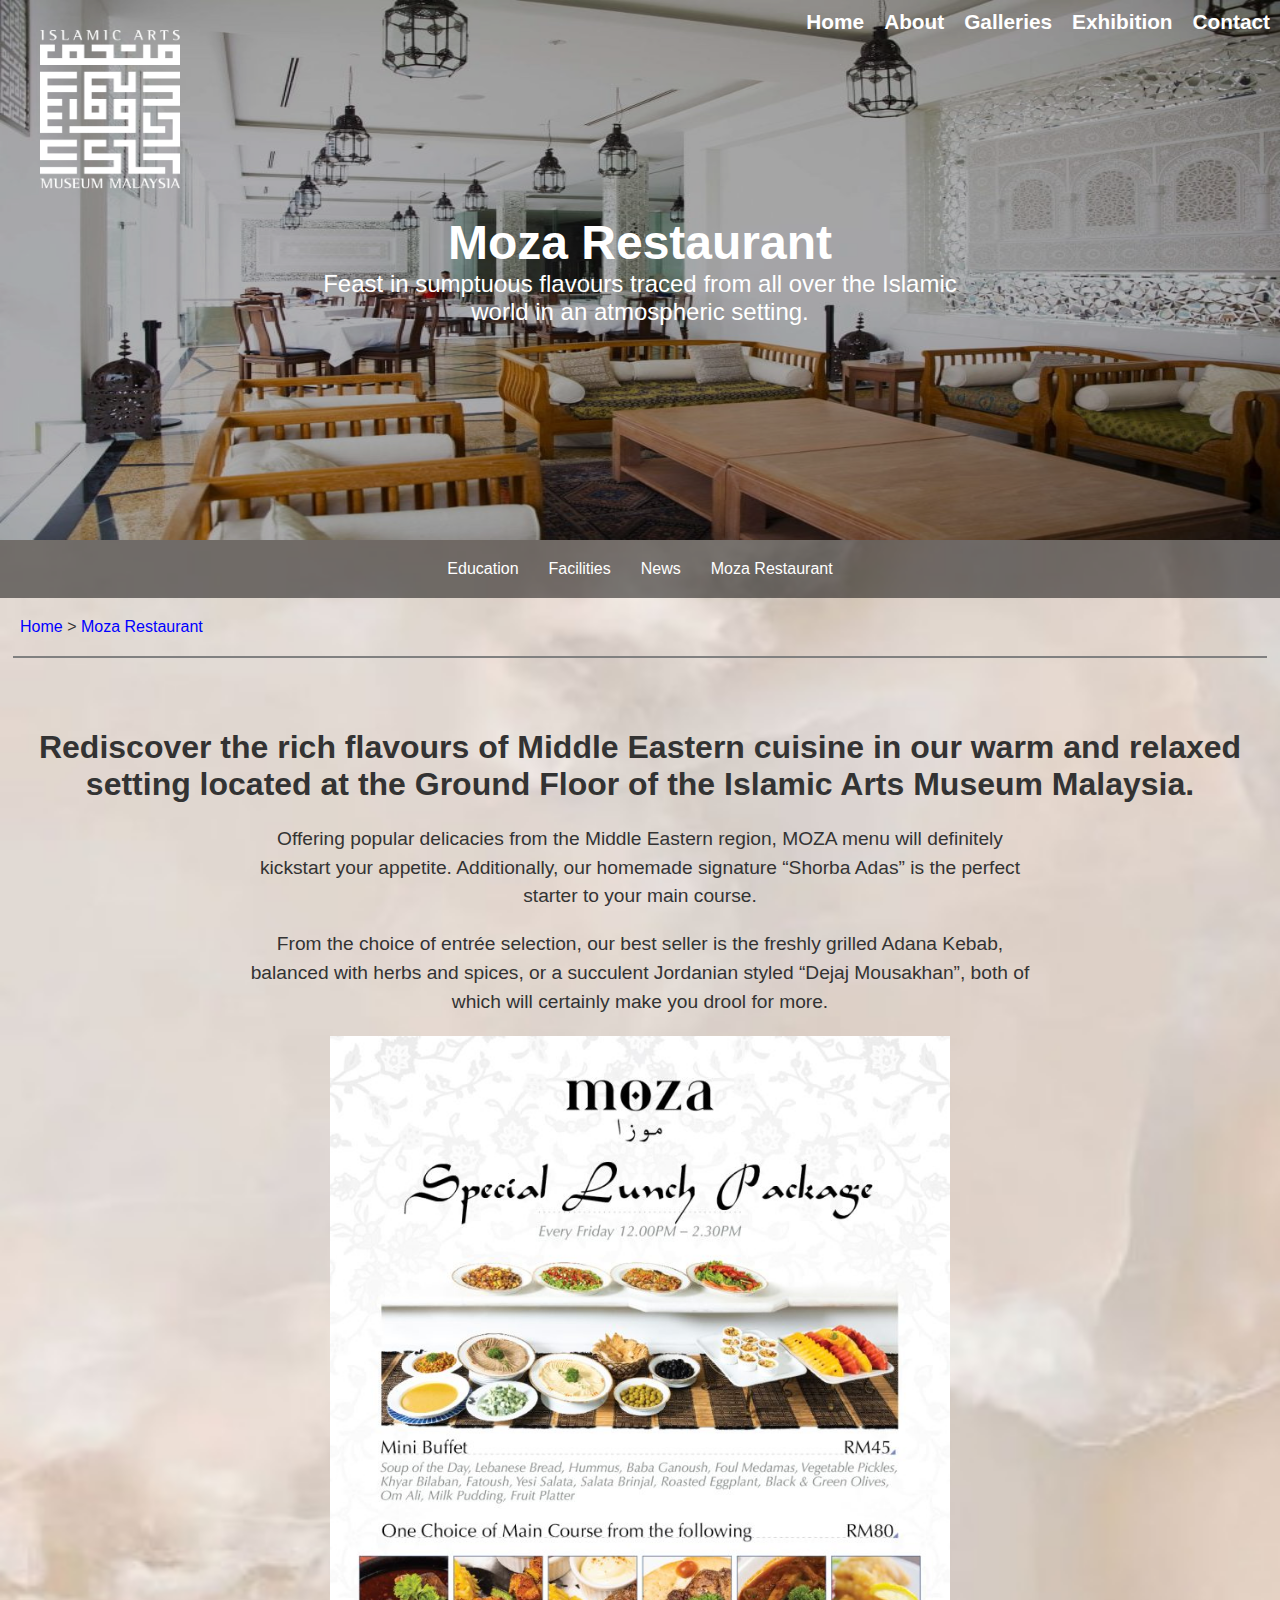
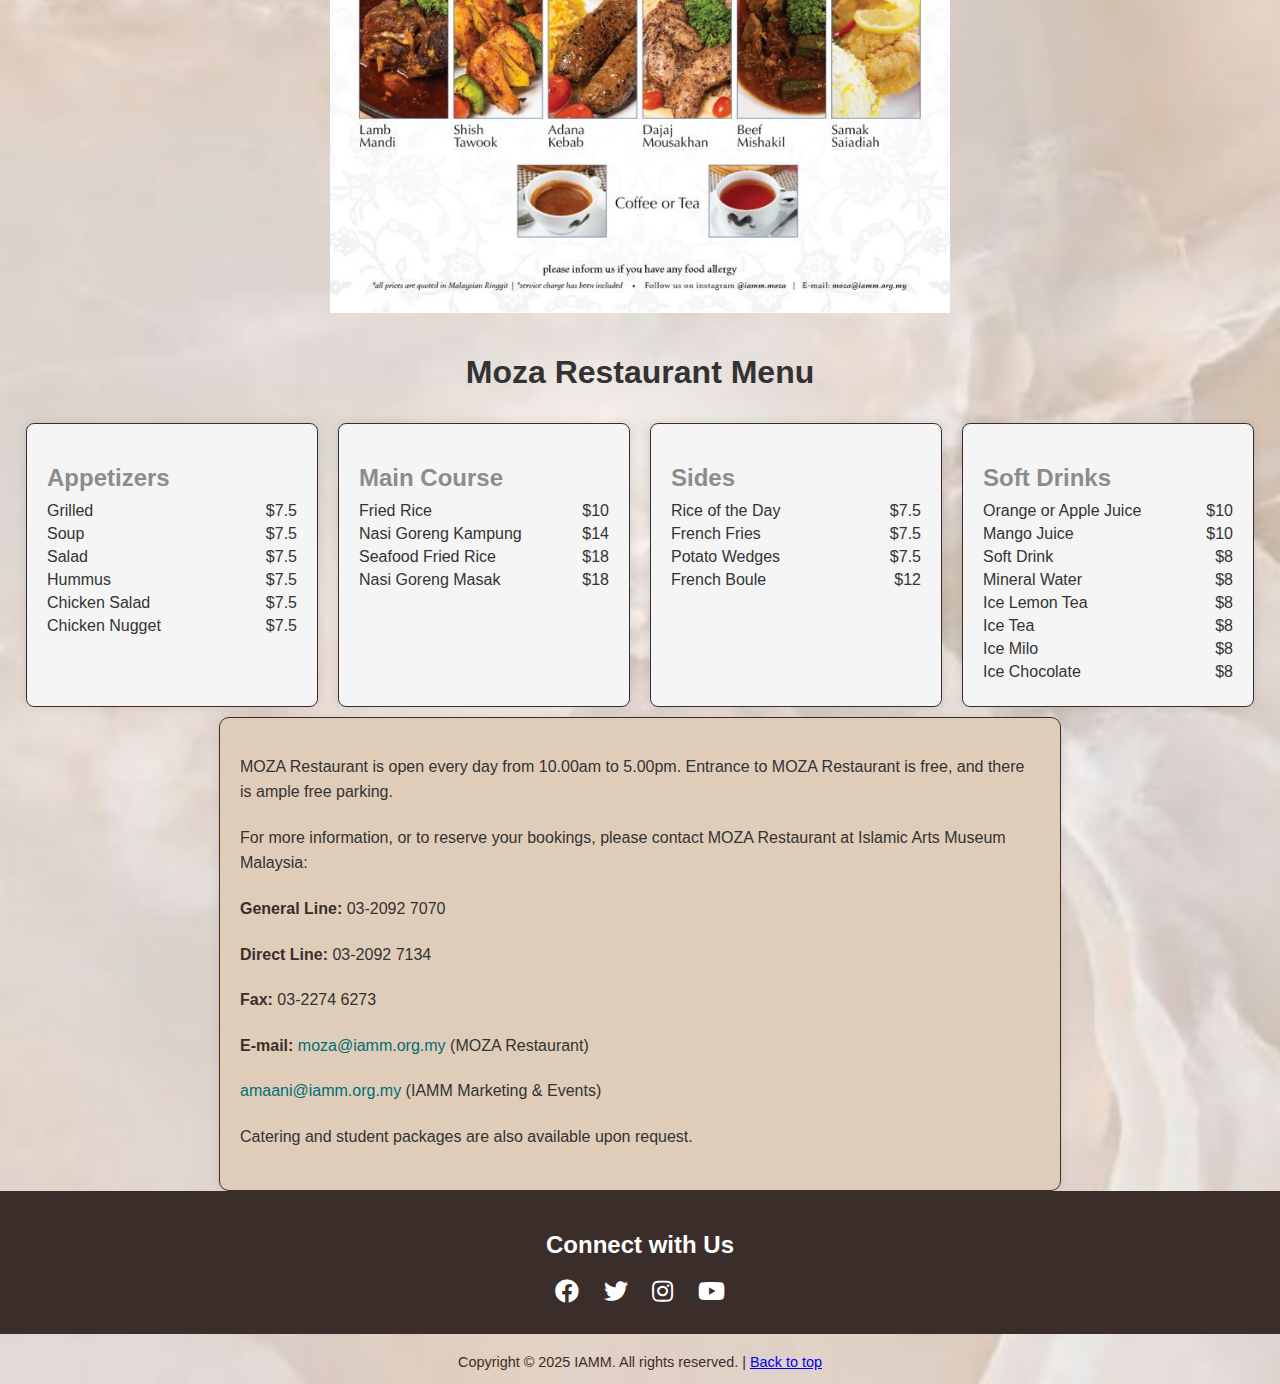
<file: mozar.html>
<html>
<head>
    <title>Moza Restaurant</title>
    <link rel="stylesheet" href="css.mozar/style.css">
    <link rel="stylesheet" href="https://cdnjs.cloudflare.com/ajax/libs/font-awesome/5.15.4/css/all.min.css">
</head>
<body style="background-image: url(img/bg2.jpg); background-repeat: no-repeat; background-size: cover;">

    <header class="banner">
        <img src="img/MOZA CAFE.jpg" alt="Banner Image" class="banner-image">
        <div class="header-container">
            <img src="img/logo.png" alt="IAMM Logo" class="logo">
        </div>
        <div class="banner-text">
            <h2>Moza Restaurant</h2>
            <p>Feast in sumptuous flavours traced from all over the Islamic world in an atmospheric setting.</p>
        </div>
        <nav class="top-right-nav">
            <ul>
                <li><a href="index.html">Home</a></li>
                <li><a href="about.html">About</a></li>
                <li><a href="galleries.html">Galleries</a></li>
                <li><a href="exhibitions.html">Exhibition</a></li>
                <li><a href="contact.html">Contact</a></li>
            </ul>
        </nav>
    </header>

    <nav class="bottom-nav">
        <ul>
            <li><a href="education.html">Education</a></li>
            <li><a href="facilities.html">Facilities</a></li>
            <li><a href="news.html">News</a></li>
            <li><a href="mozar.html">Moza Restaurant</a></li>
        </ul>
    </nav>

    <div class="breadcrumb">
        <a href="index.html">Home</a> &gt; 
        <a href="Moza Restaurant.html">Moza Restaurant</a>
    </div>

    <hr class="divider">

    <div class="container">
        <header>
            <h1 class="center-text large-heading">
                Rediscover the rich flavours of Middle Eastern cuisine in our warm and relaxed setting located at the Ground Floor of the Islamic Arts Museum Malaysia.
            </h1>
        </header>

        <section>
            <div class="content center-text medium-text">
                <p>Offering popular delicacies from the Middle Eastern region, MOZA menu will definitely kickstart your appetite. Additionally, our homemade signature “Shorba Adas” is the perfect starter to your main course.</p>
                <p>From the choice of entrée selection, our best seller is the freshly grilled Adana Kebab, balanced with herbs and spices, or a succulent Jordanian styled “Dejaj Mousakhan”, both of which will certainly make you drool for more.</p>
            </div>
        </section>    

        <div class="clearfix">
            <div class="image-container">
                <img src="img/MOZA SPECIAL LUNCH PACKAGE.jpg" alt="Image 1" class="center">
            </div>
        </div>
    </div>
    
    <h1>Moza Restaurant Menu</h1>
        <div class="menu-container">
            <div class="menu-section">
                <h2>Appetizers</h2>
                <div class="menu-item"><span>Grilled</span><span>$7.5</span></div>
                <div class="menu-item"><span>Soup</span><span>$7.5</span></div>
                <div class="menu-item"><span>Salad</span><span>$7.5</span></div>
                <div class="menu-item"><span>Hummus</span><span>$7.5</span></div>
                <div class="menu-item"><span>Chicken Salad</span><span>$7.5</span></div>
                <div class="menu-item"><span>Chicken Nugget</span><span>$7.5</span></div>
            </div>
            <div class="menu-section">
                <h2>Main Course</h2>
                <div class="menu-item"><span>Fried Rice</span><span>$10</span></div>
                <div class="menu-item"><span>Nasi Goreng Kampung</span><span>$14</span></div>
                <div class="menu-item"><span>Seafood Fried Rice</span><span>$18</span></div>
                <div class="menu-item"><span>Nasi Goreng Masak</span><span>$18</span></div>
            </div>
            <div class="menu-section">
                <h2>Sides</h2>
                <div class="menu-item"><span>Rice of the Day</span><span>$7.5</span></div>
                <div class="menu-item"><span>French Fries</span><span>$7.5</span></div>
                <div class="menu-item"><span>Potato Wedges</span><span>$7.5</span></div>
                <div class="menu-item"><span>French Boule</span><span>$12</span></div>
            </div>
            <div class="menu-section">
                <h2>Soft Drinks</h2>
                <div class="menu-item"><span>Orange or Apple Juice</span><span>$10</span></div>
                <div class="menu-item"><span>Mango Juice</span><span>$10</span></div>
                <div class="menu-item"><span>Soft Drink</span><span>$8</span></div>
                <div class="menu-item"><span>Mineral Water</span><span>$8</span></div>
                <div class="menu-item"><span>Ice Lemon Tea</span><span>$8</span></div>
                <div class="menu-item"><span>Ice Tea</span><span>$8</span></div>
                <div class="menu-item"><span>Ice Milo</span><span>$8</span></div>
                <div class="menu-item"><span>Ice Chocolate</span><span>$8</span></div>
            </div>
        </div>
    
        <div class="contact-section">
            <p>MOZA Restaurant is open every day from 10.00am to 5.00pm. Entrance to MOZA Restaurant is free, and there is ample free parking.</p>
            <p>For more information, or to reserve your bookings, please contact MOZA Restaurant at Islamic Arts Museum Malaysia:</p>
            <p><strong>General Line:</strong> 03-2092 7070</p>
            <p><strong>Direct Line:</strong> 03-2092 7134</p>
            <p><strong>Fax:</strong> 03-2274 6273</p>
            <p><strong>E-mail:</strong> <a href="mailto:moza@iamm.org.my">moza@iamm.org.my</a> (MOZA Restaurant)</p>
            <p><a href="mailto:amaani@iamm.org.my">amaani@iamm.org.my</a> (IAMM Marketing & Events)</p>
            <p>Catering and student packages are also available upon request.</p>
        </div>


    <footer class="footer">
        <h2>Connect with Us</h2>
        <div class="social-icons">
            <a href="https://www.facebook.com/islamicartsmuseummalaysia" target="_blank" aria-label="Facebook"><i class="fab fa-facebook"></i></a>
            <a href="https://www.twitter.com/iammuseum" target="_blank" aria-label="Twitter"><i class="fab fa-twitter"></i></a>
            <a href="https://www.instagram.com/iammuseum" target="_blank" aria-label="Instagram"><i class="fab fa-instagram"></i></a>
            <a href="https://www.youtube.com/channel/UCJZ4z5QZ2y2X3R9Z3J8Zm1w" target="_blank" aria-label="YouTube"><i class="fab fa-youtube"></i></a>
        </div>
    </footer>

    <footer>
        <p class="footer-copy">Copyright &copy; 2025 IAMM. All rights reserved. | <a href="#">Back to top</a></p>
    </footer>

</body>
</html>
</file>
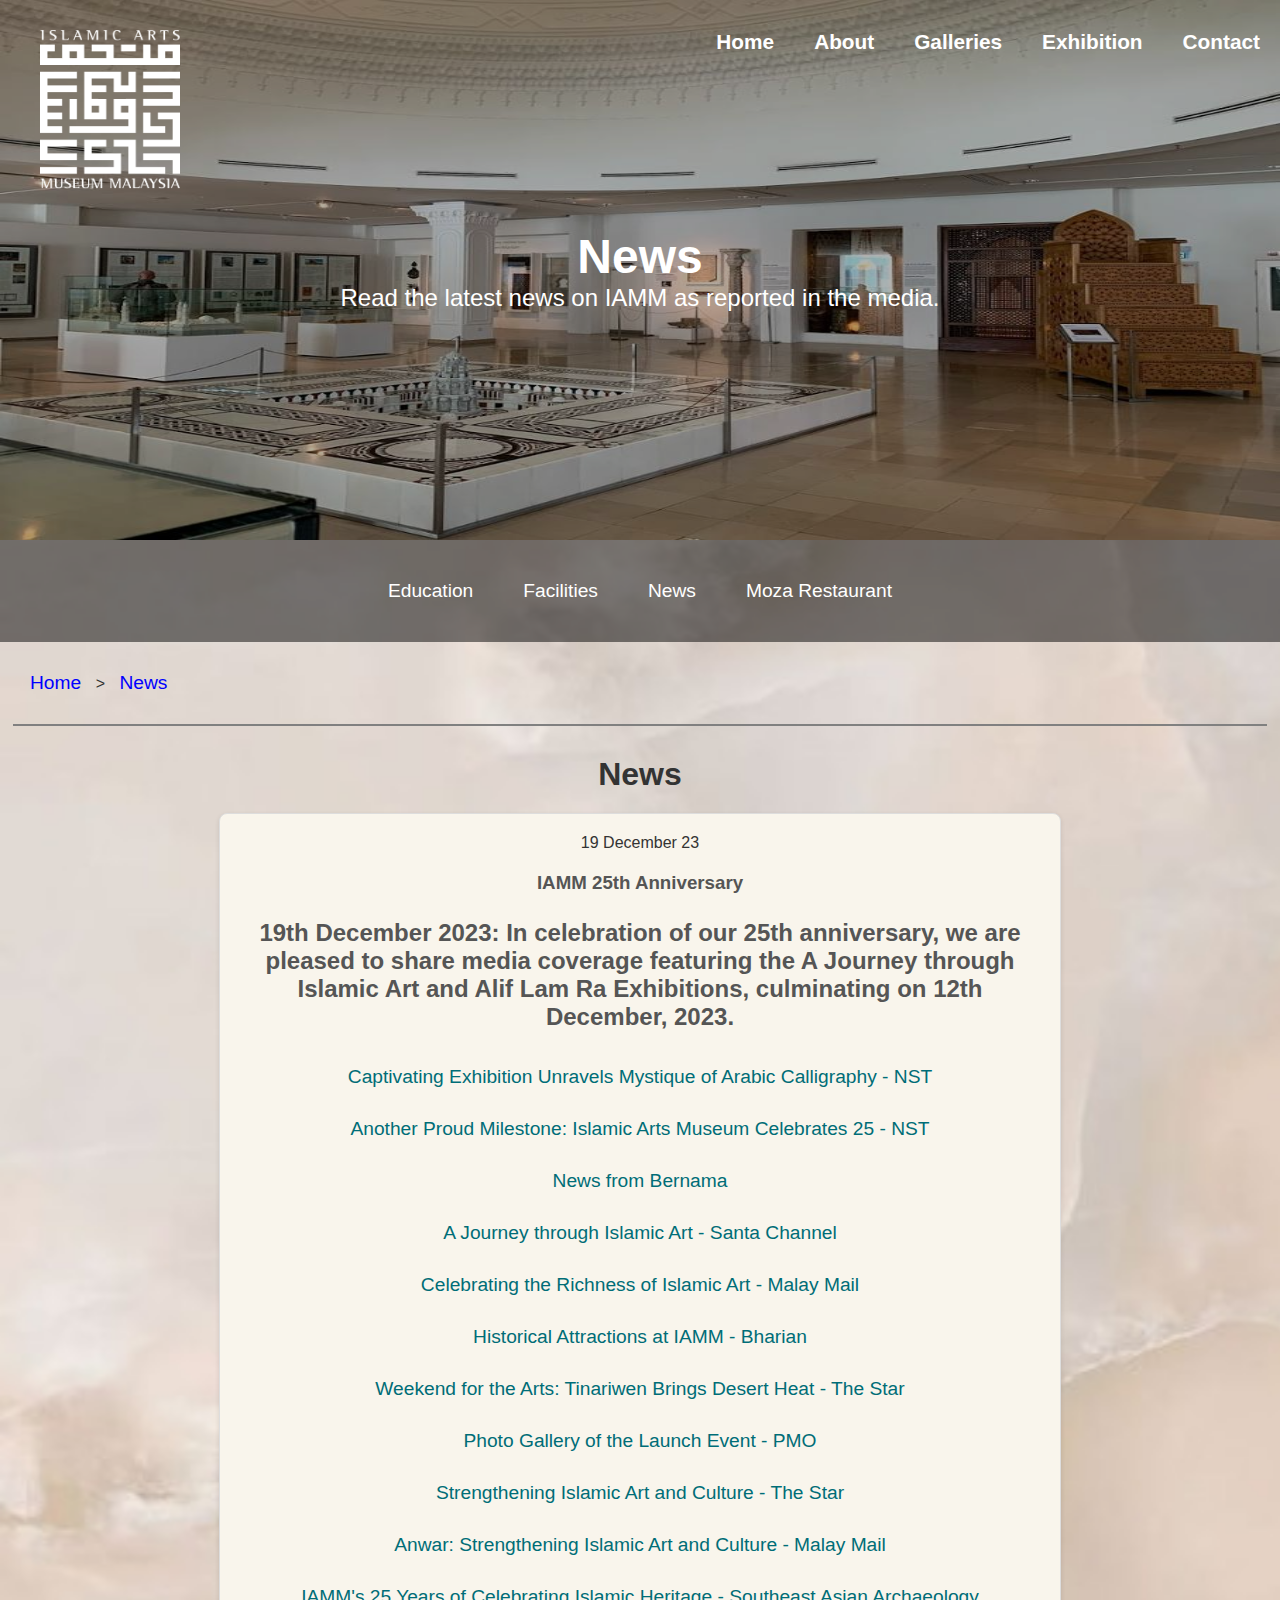
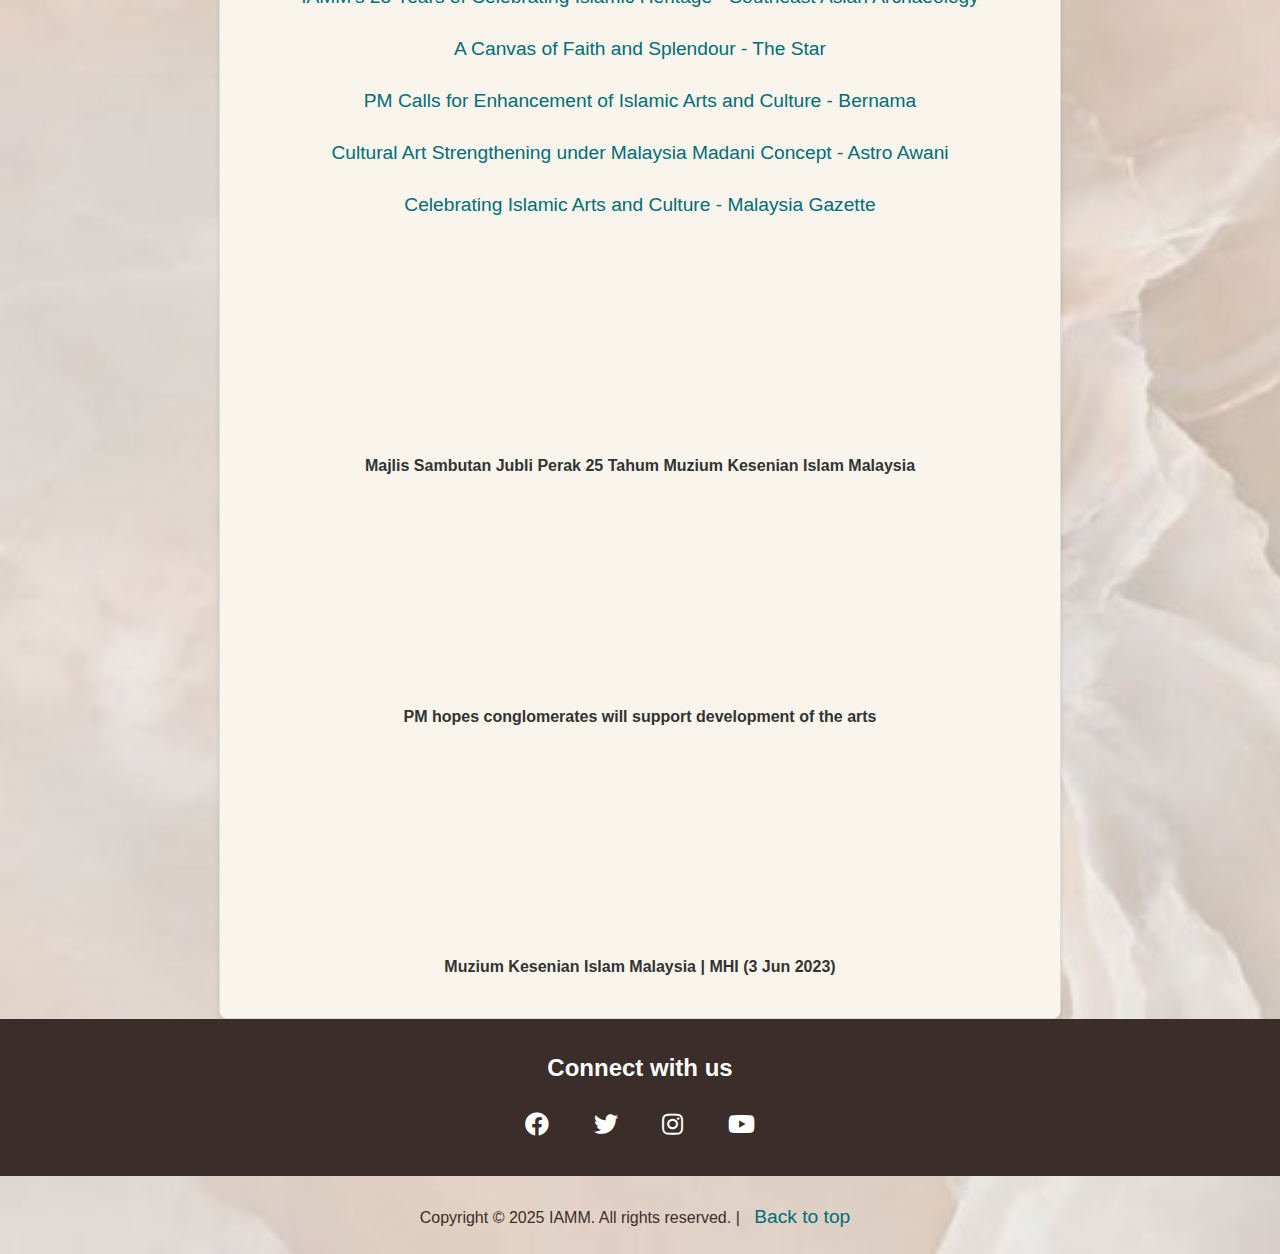
<file: news.html>
<html>
    <head>

        <html>
    <head>
        <title>News</title>
        <link rel="stylesheet" href="css.news/style.css">
        <link rel="stylesheet" href="https://cdnjs.cloudflare.com/ajax/libs/font-awesome/5.15.4/css/all.min.css">
        <link rel="stylesheet" href="https://cdn.lineicons.com/5.0/lineicons.css" />
    </head>
<body>

    <body style="background-image: url(img/bg2.jpg); background-repeat: no-repeat; background-size: cover;">
    </body>

    <header class="banner">
        <img src="img/news.jpg" alt="Banner Image" class="banner-image">
        <div class="header-container">
            <img src="img/logo.png" alt="IAMM Logo" class="logo">
        </div>
        <div class="banner-text">
            <h2>News</h2>
            <p>Read the latest news on IAMM as reported in the media.</p>
        </div>
        <nav class="top-right-nav">
            <ul>
                <li><a href="index.html">Home</a></li>
                <li><a href="about.html">About</a></li>
                <li><a href="galleries.html">Galleries</a></li>
                <li><a href="exhibitions.html">Exhibition</a></li>
                <li><a href="contact.html">Contact</a></li>
            </ul>
        </nav>
    </header>

    <nav class="bottom-nav">
        <ul>
            <li><a href="education.html">Education</a></li>
            <li><a href="facilities.html">Facilities</a></li>
            <li><a href="news.html">News</a></li>
            <li><a href="mozar.html">Moza Restaurant</a></li>
        </ul>
    </nav>

    <div class="breadcrumb">
        <a href="index.html">Home</a> &gt; 
        <a href="news.html">News</a>
    </div>

    <hr class="divider">

    <h1 class="news">News</h1>
    <div class="news-container"

    <h4 class="date">19 December 23</h4>
    <h3 class="news-title"> IAMM 25th Anniversary </h3>
    <h2 class="date2">19th December 2023: In celebration of our 25th anniversary, we are pleased to share media coverage featuring the A Journey through Islamic Art and Alif Lam Ra Exhibitions, culminating on 12th December, 2023.</h2>

    <ul>
        <li><a href="https://www.nst.com.my/lifestyle/sunday-vibes/2024/01/1006621/captivating-exhibition-unravels-mystique-arabic-calligraphy">Captivating Exhibition Unravels Mystique of Arabic Calligraphy - NST</a></li>
        <li><a href="https://www.nst.com.my/lifestyle/sunday-vibes/2023/12/993684/another-proud-milestone-islamic-arts-museum-celebrates-25">Another Proud Milestone: Islamic Arts Museum Celebrates 25 - NST</a></li>
        <li><a href="https://www.bernama.com/en/general/news.php?id=2254241">News from Bernama</a></li>
        <li><a href="https://www.santaichannel.com/a-journey-through-islamic-art-and-alif-lam-ra-contemporary-muslim-calligraphy/">A Journey through Islamic Art - Santa Channel</a></li>
        <li><a href="https://www.malaymail.com/news/life/2023/12/14/islamic-arts-museum-malaysias-silver-jubilee-celebration-showcases-the-richness-of-islamic-art/107528">Celebrating the Richness of Islamic Art - Malay Mail</a></li>
        <li><a href="https://www.bharian.com.my/hujung-minggu/santai/2023/12/1189066/4-bilah-pedang-abad-ke-15-tarikan-di-muzium-kesenian-islam">Historical Attractions at IAMM - Bharian</a></li>
        <li><a href="https://www.thestar.com.my/lifestyle/culture/2023/12/14/weekend-for-the-arts-tinariwen-brings-desert-heat-to-pj-melaka039s-ancient-ceramics">Weekend for the Arts: Tinariwen Brings Desert Heat - The Star</a></li>
        <li><a href="https://www.pmo.gov.my/2023/12/photo-gallery-the-launch-of-the-exhibition-a-journey-through-islamic-art-and-alif-lam-ra-contemporary-muslim-calligraphy/">Photo Gallery of the Launch Event - PMO</a></li>
        <li><a href="https://www.thestar.com.my/news/nation/2023/12/13/strengthen-islamic-art-culture-under-madani-concept-says-pm">Strengthening Islamic Art and Culture - The Star</a></li>
        <li><a href="https://www.malaymail.com/news/malaysia/2023/12/12/pm-anwar-strengthen-islamic-art-and-culture-under-madani-concept/107206">Anwar: Strengthening Islamic Art and Culture - Malay Mail</a></li>
        <li><a href="https://www.southeastasianarchaeology.com/2023/12/12/islamic-arts-museum-malaysia-25-years-of-celebrating-islamic-heritage/">IAMM's 25 Years of Celebrating Islamic Heritage - Southeast Asian Archaeology</a></li>
        <li><a href="https://www.thestar.com.my/news/focus/2023/12/10/a-canvas-of-faith-and-splendour">A Canvas of Faith and Splendour - The Star</a></li>
        <li><a href="https://www.bernama.com/en/news.php?id=2253610">PM Calls for Enhancement of Islamic Arts and Culture - Bernama</a></li>
        <li><a href="https://www.astroawani.com/berita-malaysia/seni-dan-budaya-islam-perlu-diperkasa-di-bawah-konsep-malaysia-madani-pm-449855">Cultural Art Strengthening under Malaysia Madani Concept - Astro Awani</a></li>
        <li><a href="https://malaysiagazette.com/2023/12/12/karya-seni-budaya-islam-harus-diperkasakan-anwar/">Celebrating Islamic Arts and Culture - Malaysia Gazette</a></li>
    </ul>

    <body>
        <div>
            <iframe width="420" height="345" src="https://www.youtube.com/embed/5CS6So7No0I" frameborder="0" allowfullscreen></iframe>
            <h4>Majlis Sambutan Jubli Perak 25 Tahum Muzium Kesenian Islam Malaysia</h4>
        </div>
        
        <div>
            <iframe width="420" height="345" src="https://www.youtube.com/embed/JIqgX3jRDqs" frameborder="0" allowfullscreen></iframe>
            <h4>PM hopes conglomerates will support development of the arts</h4>
        </div>
        
        <div>
            <iframe width="420" height="345" src="https://www.youtube.com/embed/27egDBWVzYE" frameborder="0" allowfullscreen></iframe>
            <h4>Muzium Kesenian Islam Malaysia | MHI (3 Jun 2023)</h4>
        </div>
    </body>
</div>
        <footer class="footer">
            <h2>Connect with us</h2>
            <div class="social-icons">
                <a href="https://www.facebook.com/islamicartsmuseummalaysia" target="_blank" aria-label="Facebook"><i class="fab fa-facebook"></i></a>
                <a href="https://www.twitter.com/iammuseum" target="_blank" aria-label="Twitter"><i class="fab fa-twitter"></i></a>
                <a href="https://www.instagram.com/iammuseum" target="_blank" aria-label="Instagram"><i class="fab fa-instagram"></i></a>
                <a href="https://www.youtube.com/channel/UCJZ4z5QZ2y2X3R9Z3J8Zm1w" target="_blank" aria-label="YouTube"><i class="fab fa-youtube"></i></a>
            </div>
        </footer>

        <footer>
            <p class="footer-copy">Copyright &copy; 2025 IAMM. All rights reserved. | <a href="#">Back to top</a></p>
        </footer>        

</html>
</file>
<file: css.index/style.css>
@import url('https://fonts.googleapis.com/css2?family=Emilys+Candy&family=Leckerli+One&family=Poppins:ital,wght@0,100;0,200;0,300;0,400;0,500;0,600;0,700;0,800;0,900&family=Sour+Gummy:ital,wght@0,100..900;1,100..900&display=swap');

body {
    font-family: 'Poppins', sans-serif; 
    background-color: #f9f5ec;
    color: #333;
    margin: 0;
    padding: 0;
}

.banner {
    position: relative;
    text-align: center;
    color: white;
}

.banner-image {
    width: 100%;
    height: 540px;
    filter: brightness(0.7);
}

.header-container {
    position: absolute;
    top: 20px;
    left: 20px;
    display: flex;
    align-items: center;
    justify-content: flex-start;
    padding: 10px 20px;
    border-radius: 10px;
}

.logo {
    width: 140px;
    margin-right: 20px;
}

.header-text {
    text-align: left;
}

.header-text h1 {
    margin: 0;
    font-size: 2.5em;
    color: #fff;
    font-weight: bold;
}

.banner-text {
    position: absolute;
    top: 50%;
    left: 50%;
    transform: translate(-50%, -50%);
    color: #fff;
    text-align: center;
}

.banner-text h2 {
    font-size: 3em;
    margin: 0;
}

.banner-text p {
    font-size: 1.5em;
    margin: 0;
}

.top-right-nav {
    display: flex;
    justify-content:center;
    position: absolute;
    top: 0;
    right: 0;
    padding: 10px;
}

.top-right-nav ul {
    list-style: none;
    margin: 0;
    padding: 0;
    display: flex;
}

.top-right-nav ul li {
    margin-left: 20px;
}

.top-right-nav ul li a {
    text-decoration: none;
    color: #fff;
    font-weight: bold;
    font-size: 1.3em;
}

.top-right-nav ul li a:hover {
    color: #86edeb;
}

.bottom-nav { 
    background-color: rgba(0, 0, 0, 0.5); 
    text-align: center; 
    padding: 10px 0; 
} 

.bottom-nav ul { 
    list-style-type: none; 
    padding: 0; 
    margin: 0; 
    display: flex; 
    flex-wrap: wrap; 
    justify-content: center; 
    gap: 10px; 
} 

.bottom-nav li { 
    padding: 10px; 
    border-radius: 5px; 
} 

.bottom-nav a { 
    color: white; 
    text-decoration: none; 
} 

.bottom-nav a:hover { 
    color: #86edeb; 
}

.container {
    background-color: #e0cfbd;
    padding: 20px;
    margin: 20px auto;
    max-width: 70%;
    border-radius: 8px;
    box-shadow: 0 0 10px rgba(0, 0, 0, 0.1);
    text-align: center;
}

h1 {
    color: #3b2e2a;
}

.info {
    margin: 20px 0;
}

.ticket-prices {
    background-color: #f9f5ec;
    color: #815125;
    padding: 20px;
    border-radius: 10px;
    box-shadow: 0 4px 8px rgba(0, 0, 0, 0.1);
    text-align: center;
    margin: 20px 0;
}

.ticket-prices h2 {
    font-size: 2em;
    margin-bottom: 15px;
}

.ticket-prices table {
    width: 80%;
    border-collapse: collapse;
    margin: 0 auto;
}

.ticket-prices th, .ticket-prices td {
    padding: 10px;
    border: 1px solid #ddd;
}

.ticket-prices th {
    background-color: #3b2e2a;
    color: whitesmoke;
}

.ticket-prices td {
    background-color: whitesmoke;
}

.ticket-prices td:last-child {
    font-weight: bold;
    color: #815125;
}

.social-icons img {
    width: 30px;
    margin: 0 10px;
}

.social-media ul {
    list-style: none;
    padding: 0;
    display: flex;
    justify-content: center;
}

.social-media ul li {
    margin: 0 10px;
}

.social-media ul li a {
    color: #764f00;
    font-size: 1.5em;
    text-decoration: none;
}

.footer {
    background-color: #3b2e2a; 
    color: white; 
    padding: 20px;
    text-align: center;
}

.footer h2 {
    margin-bottom: 20px;
}

.social-icons {
    margin: 10px 0;
}

.social-icons a {
    margin: 0 10px;
    color: #fff; 
    text-decoration: none;
    font-size: 24px;
}

.social-icons a:hover {
    color: #86edeb; 
}

.footer-connect {
    background-color: #3b2e2a; 
    color: white; 
}

.footer-connect h2 {
    color: white; 
} 

.footer-connect .social-icons a { 
    color: #fff; 
} 

.footer-connect .social-icons a:hover { 
    color: #86edeb; 
} 

.footer-copy {
    margin-top: 20px;
    color: #3b2e2a;
    text-align: center;
    font-size: 0.9em;
}
</file>
<file: css.about/style.css>
@import url('https://fonts.googleapis.com/css2?family=Emilys+Candy&family=Leckerli+One&family=Poppins:ital,wght@0,100;0,200;0,300;0,400;0,500;0,600;0,700;0,800;0,900&family=Sour+Gummy:ital,wght@0,100..900;1,100..900&display=swap');

body {
    font-family: 'Poppins', sans-serif;
    background-color: #f9f5ec;
    color: #333;
    margin: 0;
    padding: 0;
}

.banner {
    position: relative;
    text-align: center;
    color: white;
}

.banner-image {
    width: 100%;
    height: 540px;
    filter: brightness(0.7);
}

.header-container {
    position: absolute;
    top: 20px;
    left: 20px;
    display: flex;
    align-items: center;
    justify-content: flex-start;
    padding: 10px 20px;
    border-radius: 10px;
}

.logo {
    width: 140px;
    margin-right: 20px;
}

.banner-text {
    position: absolute;
    top: 50%;
    left: 50%;
    transform: translate(-50%, -50%);
    color: #fff;
    text-align: center;
}

.banner-text h2 {
    font-size: 3em;
    margin: 0;
}

.banner-text p {
    font-size: 1.5em;
    margin: 0;
}

.top-right-nav {
    display: flex;
    justify-content: center;
    position: absolute;
    top: 0;
    right: 0;
    padding: 10px;
}

.top-right-nav ul {
    list-style: none;
    margin: 0;
    padding: 0;
    display: flex;
}

.top-right-nav ul li {
    margin-left: 20px;
}

.top-right-nav ul li a {
    text-decoration: none;
    color: #fff;
    font-weight: bold;
    font-size: 1.3em;
    transition: color 0.3s, background-color 0.3s;
}

.top-right-nav ul li a:hover {
    color: #86edeb;
}

.bottom-nav {
    background-color: rgba(0, 0, 0, 0.5);
    text-align: center;
    padding: 10px 0;
}

.bottom-nav ul {
    list-style-type: none;
    padding: 0;
    margin: 0;
    display: flex;
    flex-wrap: wrap;
    justify-content: center;
    gap: 10px;
}

.bottom-nav li {
    padding: 10px;
    border-radius: 5px;
}

.bottom-nav a {
    color: white;
    text-decoration: none;
    transition: color 0.3s, background-color 0.3s;
}

.bottom-nav a:hover {
    color: #86edeb;
}

.breadcrumb {
    font-size: 1em; 
    margin: 20px 0; 
    color: #333; 
    padding: 0 20px;
    text-align: left;
}

.breadcrumb a {
    text-decoration: none; 
    color: blue; 
}

.breadcrumb a:hover {
    text-decoration: underline; 
}

.divider
 {
    border: none; 
    height: 2px;
    background-color: grey;
    margin: 15px 0 30px; 
    width: 98%; 
    margin-left: auto;
    margin-right: auto;
}

.container-art {
    max-width: 900px;
    margin: 20px auto;
    padding: 20px;
    background-color: #fff;
    border-radius: 10px;
    box-shadow: 0 4px 8px rgba(0, 0, 0, 0.1);
    text-align: center;
}

header h1 {
    font-size: 24px;
    font-weight: bold;
    margin-bottom: 20px;
    color: #3b2e2a;
}

.image-container {
    text-align: center;
}

.image-container img {
    max-width: 100%;
    height: auto;
    border-radius: 10px;
}

.content {
    margin: 20px 0;
}

.content p {
    font-size: 1.1em;
    line-height: 1.6;
    color: #333;
    margin-bottom: 20px;
}

header h2 {
    font-size: 24px;
    font-weight: bold;
    margin-bottom: 20px;
    text-align: center;
}

.container {
    max-width: 900px;
    margin: 20px auto;
    display: flex;
    justify-content: space-between;
    align-items: strecth;
    gap: 20px;
}

.card {
    flex: 1;
    padding: 20px;
    border-radius: 10px;
    color: rgb(175, 112, 68);
    text-align: center;
    box-shadow: 0 4px 8px rgba(0, 0, 0, 0.1);
}

.mission {
    background: #e8d0bb;
}

.vision {
    background: #e8d0bb;
}

.icon {
    font-size: 50px;
    margin-bottom: 20px;
}

.text {
    background: whitesmoke;
    color: #3b2e2a;
    padding: 10px;
    border-radius: 5px;
    box-shadow: 0 2px 4px rgba(0, 0, 0, 0.1);
}

.footer {
    background-color: #3b2e2a;
    color: white;
    padding: 20px;
    text-align: center;
}

.footer h2 {
    margin-bottom: 20px;
    font-size: 1.5em;
}

.social-icons {
    margin: 10px 0;
}

.social-icons a {
    margin: 0 10px;
    color: #fff;
    text-decoration: none;
    font-size: 24px;
    transition: color 0.3s, background-color 0.3s;
}

.social-icons a:hover {
    color: #86edeb;
}

.footer-copy {
    margin-top: 20px;
    color: #3b2e2a;
    text-align: center;
    font-size: 0.9em;
}

.top-right-nav ul li a,
.bottom-nav a,
.social-icons a {
    transition: color 0.3s, background-color 0.3s;
}

.button {
    background-color: #3b2e2a;
    color: white;
    padding: 10px 20px;
    border: none;
    border-radius: 5px;
    cursor: pointer;
    transition: background-color 0.3s;
}

.button:hover {
    background-color: #86edeb;
    color: #3b2e2a;
}
</file>
<file: css.edu/style.css>
@import url('https://fonts.googleapis.com/css2?family=Emilys+Candy&family=Leckerli+One&family=Poppins:ital,wght@0,100;0,200;0,300;0,400;0,500;0,600;0,700;0,800;0,900&family=Sour+Gummy:ital,wght@0,100..900&display=swap');

body {
    font-family: 'Poppins', sans-serif;
    background-color: #f9f5ec;
    color: #3b2e2a;
    margin: 0;
    padding: 0;
}

body {
    font-family: 'Poppins', sans-serif;
    background-color: #f9f5ec;
    color: #333;
    margin: 0;
    padding: 0;
}

.banner {
    position: relative;
    text-align: center;
    color: white;
}

.banner-image {
    width: 100%;
    height: 540px;
    filter: brightness(0.7);
}

.header-container {
    position: absolute;
    top: 20px;
    left: 20px;
    display: flex;
    align-items: center;
    justify-content: flex-start;
    padding: 10px 20px;
    border-radius: 10px;
}

.logo {
    width: 140px;
    margin-right: 20px;
}

.banner-text {
    position: absolute;
    top: 50%;
    left: 50%;
    transform: translate(-50%, -50%);
    color: #fff;
    text-align: center;
}

.banner-text h2 {
    font-size: 3em;
    margin: 0;
}

.banner-text p {
    font-size: 1.5em;
    margin: 0;
}

.top-right-nav {
    display: flex;
    justify-content: center;
    position: absolute;
    top: 0;
    right: 0;
    padding: 10px;
}

.top-right-nav ul {
    list-style: none;
    margin: 0;
    padding: 0;
    display: flex;
}

.top-right-nav ul li {
    margin-left: 20px;
}

.top-right-nav ul li a {
    text-decoration: none;
    color: #fff;
    font-weight: bold;
    font-size: 1.3em;
    transition: color 0.3s, background-color 0.3s;
}

.top-right-nav ul li a:hover {
    color: #86edeb;
}

.bottom-nav {
    background-color: rgba(0, 0, 0, 0.5);
    text-align: center;
    padding: 10px 0;
}

.bottom-nav ul {
    list-style-type: none;
    padding: 0;
    margin: 0;
    display: flex;
    flex-wrap: wrap;
    justify-content: center;
    gap: 10px;
}

.bottom-nav li {
    padding: 10px;
    border-radius: 5px;
}

.bottom-nav a {
    color: white;
    text-decoration: none;
    transition: color 0.3s, background-color 0.3s;
}

.bottom-nav a:hover {
    color: #86edeb;
}

.breadcrumb {
    font-size: 1em; 
    margin: 20px 0; 
    color: #333; 
    padding: 0 20px;
    text-align: left;
}

.breadcrumb a {
    text-decoration: none; 
    color: blue; 
}

.breadcrumb a:hover {
    text-decoration: underline; 
}

.divider
 {
    border: none; 
    height: 2px;
    background-color: grey;
    margin: 15px 0 30px; 
    width: 98%; 
    margin-left: auto;
    margin-right: auto;
}

h1 {
    text-align: center;
    color: #3b2e2a;
    font-size: 2em;
    margin: 20px 0;
}

h2 {
    text-align: center;
    color: #fff;
    font-size: 2em;
    margin: 20px 0;
}

.container {
    display: flex;
    flex-wrap: wrap;
    justify-content: center;
    margin-top: 20px;
}

.card {
    background-color: #fff;
    border: 1px solid #ddd;
    border-radius: 10px;
    box-shadow: 0 4px 8px rgba(0, 0, 0, 0.1);
    margin: 15px;
    width: calc(33.333% - 30px);
    max-width: 300px;
    text-align: center;
    overflow: hidden;
    transition: transform 0.3s, box-shadow 0.3s;
}

.card:hover {
    transform: translateY(-10px);
    box-shadow: 0 8px 16px rgba(0, 0, 0, 0.2);
}

.card img {
    width: 100%;
    height: auto;
    border-bottom: 1px solid #ddd;
}

.card .content {
    padding: 20px;
}

.card h3 {
    margin: 0;
    font-size: 1.5em;
    color: #3b2e2a;
}

.card p {
    font-size: 1em;
    color: #777;
    margin: 15px 0;
}

.footer {
    background-color: #3b2e2a;
    color: white;
    padding: 20px;
    text-align: center;
}

.footer h2 {
    margin-bottom: 20px;
    font-size: 1.5em;
}

.social-icons {
    margin: 10px 0;
}

.social-icons a {
    margin: 0 10px;
    color: #fff;
    text-decoration: none;
    font-size: 24px;
    transition: color 0.3s, background-color 0.3s;
}

.social-icons a:hover {
    color: #86edeb;
}

.footer-copy {
    margin-top: 20px;
    color: #3b2e2a;
    text-align: center;
    font-size: 0.9em;
}
</file>
<file: css.exhibitions/exhibitions.css>
@import url('https://fonts.googleapis.com/css2?family=Emilys+Candy&family=Leckerli+One&family=Poppins:ital,wght@0,100;0,200;0,300;0,400;0,500;0,600;0,700;0,800;0,900&family=Sour+Gummy:ital,wght@0,100..900&display=swap');

body {
    font-family: 'Poppins', sans-serif;
    background-color: #f9f5ec;
    color: #3b2e2a;
    margin: 0;
    padding: 0;
}

.banner-exhibition {
    position: relative;
    text-align: center;
    color: white;
}

.banner-image {
    width: 100%;
    height: 540px;
    filter: brightness(0.7);
}

.header-container {
    position: absolute;
    top: 20px;
    left: 20px;
    display: flex;
    align-items: center;
    justify-content: flex-start;
    padding: 10px 20px;
    border-radius: 10px;
}

.logo {
    width: 140px;
    margin-right: 20px;
}

.banner-text {
    position: absolute;
    top: 50%;
    left: 50%;
    transform: translate(-50%, -50%);
    color: #fff;
    text-align: center;
}

.banner-text h2 {
    font-size: 3em;
    margin: 0;
}

.banner-text p {
    font-size: 1.5em;
    margin: 0;
}

.top-right-nav {
    display: flex;
    justify-content: center;
    position: absolute;
    top: 0;
    right: 0;
    padding: 10px;
}

.top-right-nav ul {
    list-style: none;
    margin: 0;
    padding: 0;
    display: flex;
}

.top-right-nav ul li {
    margin-left: 20px;
}

.top-right-nav ul li a {
    text-decoration: none;
    color: #fff;
    font-weight: bold;
    font-size: 1.3em;
    transition: color 0.3s, background-color 0.3s;
}

.top-right-nav ul li a:hover {
    color: #86edeb;
}

.bottom-nav {
    background-color: rgba(0, 0, 0, 0.5);
    text-align: center;
    padding: 10px 0;
}

.bottom-nav ul {
    list-style-type: none;
    padding: 0;
    margin: 0;
    display: flex;
    flex-wrap: wrap;
    justify-content: center;
    gap: 10px;
}

.bottom-nav li {
    padding: 10px;
    border-radius: 5px;
}

.bottom-nav a {
    color: white;
    text-decoration: none;
    transition: color 0.3s, background-color 0.3s;
}

.bottom-nav a:hover {
    color: #86edeb;
}

.breadcrumb {
    font-size: 1em; 
    margin: 20px 0; 
    color: #333; 
    padding: 0 20px;
    text-align: left;
}

.breadcrumb a {
    text-decoration: none; 
    color: blue; 
}

.breadcrumb a:hover {
    text-decoration: underline; 
}

.divider
 {
    border: none; 
    height: 2px;
    background-color: grey;
    margin: 15px 0 30px; 
    width: 98%; 
    margin-left: auto;
    margin-right: auto;
}

.container {
    display: flex;
    flex-wrap: wrap;
    justify-content: center;
    margin-top: 20px;
}

.card {
    background-color: #fff;
    border: 1px solid #ccc;
    border-radius: 10px;
    box-shadow: 0 4px 8px rgba(0, 0, 0, 0.1);
    margin: 10px;
    width: calc(33.333% - 20px);
    max-width: 300px;
    text-align: center;
    overflow: hidden;
}

.card img {
    width: 100%;
    height: 200px;
    object-fit: cover;
    border-bottom: 1px solid #ccc;
}

.card .content {
    padding: 20px;
}

.card h3 {
    margin: 0;
    font-size: 1.5em;
    color: #333;
}

.card p {
    font-size: 1em;
    color: #777;
}

.footer {
    background-color: #3b2e2a;
    color: white;
    padding: 20px;
    text-align: center;
}

.footer h2 {
    margin-bottom: 20px;
}

.social-icons a:hover {
    color: #86edeb;
}

.footer-container {
    display: flex;
    justify-content: space-between;
    align-items: center;
    flex-wrap: wrap;
    text-align: center;
}

.footer {
    background-color: #3b2e2a;
    color: white;
    padding: 20px;
    text-align: center;
}

.footer h2 {
    margin-bottom: 20px;
    font-size: 1.5em;
}

.social-icons {
    margin: 10px 0;
}

.social-icons a {
    margin: 0 10px;
    color: #fff;
    text-decoration: none;
    font-size: 24px;
    transition: color 0.3s, background-color 0.3s;
}

.social-icons a:hover {
    color: #86edeb;
}

.footer-copy {
    margin-top: 20px;
    color: #3b2e2a;
    text-align: center;
}

.footer {
    background-color: #3b2e2a;
    color: white;
    padding: 20px;
    text-align: center;
}

.footer h2 {
    margin-bottom: 20px;
    font-size: 1.5em;
}

.social-icons {
    margin: 10px 0;
}

.social-icons a {
    margin: 0 10px;
    color: #fff;
    text-decoration: none;
    font-size: 24px;
    transition: color 0.3s, background-color 0.3s;
}

.social-icons a:hover {
    color: #86edeb;
}
</file>
<file: css.facilities/style.css>
@import url('https://fonts.googleapis.com/css2?family=Emilys+Candy&family=Leckerli+One&family=Poppins:ital,wght@0,100;0,200;0,300;0,400;0,500;0,600;0,700;0,800;0,900;1,100;1,200;1,300;1,400;1,500;1,600;1,700;1,800;1,900&family=Sour+Gummy:ital,wght@0,100..900;1,100..900&display=swap');

body {
    font-family: 'Poppins', sans-serif;
    background-color: #f9f5ec;
    color: #333;
    margin: 0;
    padding: 0;
}

.banner {
    position: relative;
    text-align: center;
    color: white;
}

.banner-image {
    width: 100%;
    height: 540px;
    filter: brightness(0.7);
}

.header-container {
    position: absolute;
    top: 20px;
    left: 20px;
    display: flex;
    align-items: center;
    justify-content: flex-start;
    padding: 10px 20px;
    border-radius: 10px;
}

.logo {
    width: 140px;
    margin-right: 20px;
}

.banner-text {
    position: absolute;
    top: 50%;
    left: 50%;
    transform: translate(-50%, -50%);
    color: #fff;
    text-align: center;
}

.banner-text h2 {
    font-size: 3em;
    margin: 0;
}

.banner-text p {
    font-size: 1.5em;
    margin: 0;
}

.top-right-nav {
    display: flex;
    justify-content: center;
    position: absolute;
    top: 0;
    right: 0;
    padding: 10px;
}

.top-right-nav ul {
    list-style: none;
    margin: 0;
    padding: 0;
    display: flex;
}

.top-right-nav ul li {
    margin-left: 20px;
}

.top-right-nav ul li a {
    text-decoration: none;
    color: #fff;
    font-weight: bold;
    font-size: 1.3em;
    transition: color 0.3s, background-color 0.3s;
}

.top-right-nav ul li a:hover {
    color: #86edeb;
}

.bottom-nav {
    background-color: rgba(0, 0, 0, 0.5);
    text-align: center;
    padding: 10px 0;
}

.bottom-nav ul {
    list-style-type: none;
    padding: 0;
    margin: 0;
    display: flex;
    flex-wrap: wrap;
    justify-content: center;
    gap: 10px;
}

.bottom-nav li {
    padding: 10px;
    border-radius: 5px;
}

.bottom-nav a {
    color: white;
    text-decoration: none;
    transition: color 0.3s, background-color 0.3s;
}

.bottom-nav a:hover {
    color: #86edeb;
}

.breadcrumb {
    font-size: 1em; 
    margin: 20px 0; 
    color: #333; 
    padding: 0 20px;
    text-align: left;
}

.breadcrumb a {
    text-decoration: none; 
    color: blue; 
}

.breadcrumb a:hover {
    text-decoration: underline; 
}

.divider
 {
    border: none; 
    height: 2px;
    background-color: grey;
    margin: 15px 0 30px; 
    width: 98%; 
    margin-left: auto;
    margin-right: auto;
}

.facilities {
    font-size: 2rem; 
    font-weight: bold;
    color: #3b2e2a; 
    text-align: center;
    text-transform: uppercase; 
    margin: 20px 0; 
    letter-spacing: 2px;
}

.facilities-container {
    padding: 15px;
    text-align: center;
}

.button-link {
    display: inline-block;
    padding: 12px 24px;
    background-color: #3b2e2a; 
    color: #fff; 
    text-decoration: none; 
    font-size: 16px;
    font-weight: bold;
    border-radius: 15px; 
    box-shadow: 0 4px 6px rgba(0, 0, 0, 0.1); 
    transition: all 0.3s ease; 
}

.button-link:hover {
    background-color: #764f00; 
    box-shadow: 0 6px 8px rgba(0, 0, 0, 0.2); 
    transform: translateY(-2px); 
}

.button-link:active {
    background-color: #2c2c2c; 
    transform: translateY(0);
    box-shadow: 0 2px 4px rgba(0, 0, 0, 0.2); 
}

.facilities-text {
    font-family: 'Gill Sans', 'Gill Sans MT', Calibri, 'Trebuchet MS';
    font-size: 20px;
    margin: 20px auto; 
    text-align: justify; 
    max-width: 700px; 
    padding: 0 10px;
    color: #3b2e2a; 
}

.Private-text {
    font-family: 'Gill Sans', 'Gill Sans MT', Calibri, 'Trebuchet MS';
    font-size: 20px;
    margin: 40px auto 20px; 
    text-align: justify; 
    max-width: 700px; 
    padding: 0 10px;
    color: #3b2e2a;
}

.Filming-text {
    font-family: 'Gill Sans', 'Gill Sans MT', Calibri, 'Trebuchet MS';
    font-size: 20px;
    margin: 40px auto 20px; 
    text-align: justify; 
    max-width: 700px; 
    padding: 0 10px; 
    color: #3b2e2a;
}

.Exhibition-text {
    font-family: 'Gill Sans', 'Gill Sans MT', Calibri, 'Trebuchet MS';
    font-size: 20px;
    margin: 20px auto; 
    text-align: justify;
    max-width: 700px; 
    padding: 0 10px; 
    color: #3b2e2a;
}

.Contact {
    text-align: center;
    font-size: 2rem;
    font-weight: bold;
    color: #3b2e2a; 
    margin-bottom: 20px;
    text-transform: uppercase;
    letter-spacing: 2px;
    border-bottom: 2px solid #86edeb; 
    display: inline-block;
    padding-bottom: 5px;
}

.contact-container {
    max-width: 600px;
    margin: 0 auto;
    padding: 20px;
    background: rgba(255, 255, 255, 0.9); 
    border: 2px solid #3b2e2a;
    border-radius: 10px;
    box-shadow: 0 4px 10px rgba(0, 0, 0, 0.1);
    text-align: center;
}

.contact-container p {
    font-size: 1rem;
    line-height: 1.6;
    color: #2c2c2c;
    margin: 10px 0;
}

.contact-container i {
    font-size: 1.5rem;
    color: #86edeb;
    margin-right: 10px;
    vertical-align: middle;
}

.contact-container a {
    text-decoration: none;
    color: #3b2e2a;
    font-weight: bold;
    transition: color 0.3s;
}

.contact-container a:hover {
    color: #ff6b6b; 
}

.contact-container span {
    font-weight: bold;
    color: #2c2c2c;
}

.button-link {
    display: inline-flex;
    align-items: center;
    justify-content: center;
    text-decoration: none;
    font-size: 1rem;
    font-weight: bold;
    color: #ffffff;
    background-color: #3b2e2a; 
    padding: 10px 20px;
    border-radius: 8px;
    transition: background-color 0.3s ease, transform 0.3s ease;
    box-shadow: 0 4px 6px rgba(0, 0, 0, 0.1);
}

.button-link:hover {
    background-color: #86edeb; 
    transform: translateY(-2px); 
}

.button-link i {
    font-size: 1.2rem; 
    margin-right: 8px; 
    color: #ffffff; 
}

.venue-hire {
    margin: 40px auto 20px;
    color: #3b2e2a;
}

.private-tours {
    margin: 40px auto 20px;
    color: #3b2e2a;
}

.filming {
    margin: 40px auto 20px;
    color: #3b2e2a;
}

.exhibition-space {
    margin: 40px auto 20px;
    color: #3b2e2a;
}

.footer {
    background-color: #3b2e2a;
    color: white;
    padding: 20px;
    text-align: center;
}

.footer h2 {
    margin-bottom: 20px;
    font-size: 1.5em;
}

.social-icons {
    margin: 10px 0;
}

.social-icons a {
    margin: 0 10px;
    color: #fff;
    text-decoration: none;
    font-size: 24px;
    transition: color 0.3s, background-color 0.3s;
}

.social-icons a:hover {
    color: #86edeb;
}

.footer-copy {
    margin-top: 20px;
    color: #3b2e2a;
    text-align: center;
    font-size: 0.9em;
}
</file>
<file: css.galleries/style.css>
@import url('https://fonts.googleapis.com/css2?family=Emilys+Candy&family=Leckerli+One&family=Poppins:ital,wght@0,100;0,200;0,300;0,400;0,500;0,600;0,700;0,800;0,900;1,100;1,200;1,300;1,400;1,500;1,600;1,700;1,800;1,900&family=Sour+Gummy:ital,wght@0,100..900;1,100..900&display=swap');

body {
    font-family: 'Poppins', sans-serif;
    background-color: #f9f5ec;
    color: #333;
    margin: 0;
    padding: 0;
}

.banner {
    position: relative;
    text-align: center;
    color: white;
}

.banner-image {
    width: 100%;
    height: 540px;
    filter: brightness(0.7);
}

.header-container {
    position: absolute;
    top: 20px;
    left: 20px;
    display: flex;
    align-items: center;
    justify-content: flex-start;
    padding: 10px 20px;
    border-radius: 10px;
}

.logo {
    width: 140px;
    margin-right: 20px;
}

.banner-text {
    position: absolute;
    top: 50%;
    left: 50%;
    transform: translate(-50%, -50%);
    color: #fff;
    text-align: center;
}

.banner-text h2 {
    font-size: 3em;
    margin: 0;
    color: #fff;
}

.banner-text p {
    font-size: 1.5em;
    margin: 0;
}

.top-right-nav {
    display: flex;
    justify-content: center;
    position: absolute;
    top: 0;
    right: 0;
    padding: 10px;
}

.top-right-nav ul {
    list-style: none;
    margin: 0;
    padding: 0;
    display: flex;
}

.top-right-nav ul li {
    margin-left: 20px;
}

.top-right-nav ul li a {
    text-decoration: none;
    color: #fff;
    font-weight: bold;
    font-size: 1.3em;
    transition: color 0.3s, background-color 0.3s;
}

.top-right-nav ul li a:hover {
    color: #86edeb;
}

.bottom-nav {
    background-color: rgba(0, 0, 0, 0.5);
    text-align: center;
    padding: 10px 0;
}

.bottom-nav ul {
    list-style-type: none;
    padding: 0;
    margin: 0;
    display: flex;
    flex-wrap: wrap;
    justify-content: center;
    gap: 10px;
}

.bottom-nav li {
    padding: 10px;
    border-radius: 5px;
}

.bottom-nav a {
    color: white;
    text-decoration: none;
    transition: color 0.3s, background-color 0.3s;
}

.bottom-nav a:hover {
    color: #86edeb;
}

.breadcrumb {
    font-size: 1em; 
    margin: 20px 0; 
    color: #333; 
    padding: 0 20px; 
}

.breadcrumb a {
    text-decoration: none; 
    color: blue; 
}

.breadcrumb a:hover {
    text-decoration: underline; 
}

.divider
 {
    border: none; 
    height: 2px;
    background-color: grey;
    margin: 15px 0 30px; 
    width: 98%; 
    margin-left: auto;
    margin-right: auto;
}


    .about-title 
    {
        font-family:'Gill Sans', 'Gill Sans MT', Calibri, 'Trebuchet MS';
        text-align: center;
        font-size: 40px;
        font-weight: bold;
        color: #3b2e2a;
        margin-top: 20px;
    }
    
    .about-container 
    {
        max-width: 600px;
        color:#921A40;
        font-weight: bold;
        margin: 20px auto;
        text-align: justify;
    }
    
    .about-name 
    {
        font-family: 'Dancing Script', cursive;
        text-align: center;
        margin-bottom: 20px;
        font-size: 28px;
    }
    
    .about-text {
        font-size: 20px;
        line-height: 1.5;
        margin: 20px auto; 
        text-align: justify; 
        width: 80%; 
    }
    
    .about-text p {
        margin: 0; 
        text-align: justify; 
    }

    .image-banner {
        position: relative; 
        width: 100%; 
        height: 560px; 
        overflow: hidden; 
    }
    
    .image-banner img {
        width: 100%; 
        height: 100%; 
        object-fit: cover; 
        display: block;
        height: auto;
    }
    
    .image-text {
        position: absolute; 
        top: 45%;
        left: 50%; 
        transform: translate(-50%, -50%); 
        color: white; 
        font-size: 3em;
        font-weight: bold; 
        text-align: center; 
        z-index: 10; 
    }
    .logo {
        width: 140px;
        margin-right: 20px;
    }
    
    .about-container {
        text-align: center; 
        margin-top: 20px; 
    }

    .about-name {
        font-family: 'Montserrat', sans-serif;
        position: absolute;
        bottom: 200px; 
        left: 50%;
        transform: translateX(-50%); 
        color: white; 
        font-size: 1.5em; 
        text-align: center; 
        z-index: 10; 
        text-shadow: 2px 2px 4px rgba(0, 0, 0, 0.5);
        }
    

.Galleries-picture 
{
     text-align: center;
     margin-top: 50px;
}
    
.Galleries-picture img 
 {
     width: 800px; 
     height: 500px; 
     border-radius: 10px; 
     box-shadow: whitesmoke; 
     border: 3px solid white; 
     object-fit: cover;  
 }

 
.Galleries-container 
{
    display: flex; 
    justify-content: space-between; 
    align-items: center; 
    margin-top: 50px; 
}


.Galleries-picture2
{
    text-align: left;
    margin: 0 20px; 
}


.Galleries-picture2 img {
    width: 600px; 
    height: 400px; 
    border-radius: 10px; 
    box-shadow: 0 0 15px whitesmoke; 
    border: 3px solid white; 
    object-fit: cover; 
}


.Galleries-picture2:hover {
    box-shadow: 0 0 25px whitesmoke; 
    transition: 0.3s ease-in-out;
}


.Galleries-picture3 {
    text-align: right;
    margin: 0 20px;
}


.Galleries-picture3 img {
    width: 600px; 
    height: 400px; 
    border-radius: 10px; 
    box-shadow: 0 0 15px whitesmoke; 
    border: 3px solid white; 
    object-fit: cover; 
}


.Galleries-picture3:hover {
    box-shadow: 0 0 25px whitesmoke; 
    transition: 0.3s ease-in-out;
}

.main-content {
    display: grid;
    grid-template-columns: repeat(auto-fit, minmax(300px, 1fr)); 
    gap: 25px;  
    width: 90%; 
    max-width: 1200px; 
    margin: 0 auto; 
}

.box {
    background: lightslategray; 
    border-radius: 10px; 
    overflow: hidden; 
    box-shadow: 0 4px 10px rgba(0, 0, 0, 0.2); 
    text-align: center; 
    transition: transform 0.3s, box-shadow 0.3s; 
}

.box:hover {
    transform: scale(1.05); 
    box-shadow: 0 6px 15px rgba(255, 228, 196, 0.5);
}

.box img {
    width: 100%; 
    height: 300px; 
    object-fit: cover; 
    border-bottom: 5px solid black; 
}

.box h2 {
    font-size: 20px; 
    color: #fff; 
    margin: 15px 0; 
    text-transform: uppercase; 
    letter-spacing: 1px; 
}

.facilities {
    font-size: 2rem; 
    font-weight: bold;
    color: #006d77; 
    text-align: center;
    text-transform: uppercase; 
    margin: 20px 0; 
    letter-spacing: 2px;
}

.facilities-container
{
    padding:15px;
    text-align:center;
}

.button {
    display: inline-block;
    padding: 10px 20px;       
    margin-top: 10px;          
    background-color: #d32f2f; 
    color: white;              
    text-decoration: none;     
    border-radius: 5px;        
    transition: background-color 0.3s; 
}

.button:hover {
    background-color: #a02828; 
}

.button-link 
{
 display: inline-block;
 padding: 12px 24px;
 background-color: skyblue; 
color: #fff; 
text-decoration: none; 
font-size: 16px;
font-weight: bold;
border-radius: 15px; 
box-shadow: 0 4px 6px rgba(0, 0, 0, 0.1); 
transition: all 0.3s ease; 
}

        
        .button-link:hover 
        {
            background-color: #003f7f; 
            box-shadow: 0 6px 8px rgba(0, 0, 0, 0.2); 
            transform: translateY(-2px); 
        }

        .button-link:active 
        {
            background-color: #002b5c; 
            transform: translateY(0);
            box-shadow: 0 2px 4px rgba(0, 0, 0, 0.2); 
        }

        .facilities-text 
        {
            font-family: 'Gill Sans', 'Gill Sans MT', Calibri, 'Trebuchet MS';
            font-size: 20px;
            margin: 20px auto; 
            text-align: justify; 
            max-width: 700px; 
            padding: 0 10px;
        }

        .Private-text 
        {
            font-family: 'Gill Sans', 'Gill Sans MT', Calibri, 'Trebuchet MS';
            font-size: 20px;
            margin: 40px auto 20px; 
            text-align: justify; 
            max-width: 700px; 
            padding: 0 10px; 
        }
        

        .Filming-text
        {
            font-family: 'Gill Sans', 'Gill Sans MT', Calibri, 'Trebuchet MS';
            font-size: 20px;
            margin: 40px auto 20px; 
            text-align: justify; 
            max-width: 700px; 
            padding: 0 10px; 
        }
        .Exhibition-text
        {
            font-family: 'Gill Sans', 'Gill Sans MT', Calibri, 'Trebuchet MS';
            font-size: 20px;
            margin: 20px auto; 
            text-align: justify;
            max-width: 700px; 
            padding: 0 10px; 
        }

        .Contact
         {
            text-align: center;
            font-size: 2rem;
            font-weight: bold;
            color: #006d77; 
            margin-bottom: 20px;
            text-transform: uppercase;
            letter-spacing: 2px;
            border-bottom: 2px solid #83c5be; 
            display: inline-block;
            padding-bottom: 5px;
          }

          .contact-container 
          {
            max-width: 600px;
            margin: 0 auto;
            padding: 20px;
            background: rgba(255, 255, 255, 0.9); 
            border: 2px solid #006d77;
            border-radius: 10px;
            box-shadow: 0 4px 10px rgba(0, 0, 0, 0.1);
            text-align: center;
          }
          
          
          .contact-container p 
          {
            font-size: 1rem;
            line-height: 1.6;
            color: #2c2c2c;
            margin: 10px 0;
          }
          
          .contact-container i {
            font-size: 1.5rem;
            color: #83c5be;
            margin-right: 10px;
            vertical-align: middle;
          }
          
          
          .contact-container a {
            text-decoration: none;
            color: #006d77;
            font-weight: bold;
            transition: color 0.3s;
          }
          
          .contact-container a:hover {
            color: #ff6b6b; 
          }
          
          
          .contact-container span {
            font-weight: bold;
            color: #2c2c2c;
          }

          .button {
            display: inline-block; 
            padding: 10px 20px; 
            margin-top: 10px; 
            background-color: #007BFF; 
            color: white; 
            text-decoration: none; 
            border-radius: 5px;
            transition: background-color 0.3s, transform 0.3s;
            font-size: 16px; 
            font-weight: bold; 
            border: 2px solid transparent; 
        }
        
        .button:hover {
            background-color: #0056b3; 
            transform: translateY(-2px); 
            border: 2px solid #0056b3; 
        }
        .venue-hire
        {
            margin: 40px auto 20px;
        }

        .private-tours
        {
            margin: 40px auto 20px;
        }

        .filming
        {
            margin: 40px auto 20px;
        }

        .exhibition-space
        {
            margin: 40px auto 20px;
        }

        .news 
        {
            font-family: 'Arial', sans-serif; 
            text-align: center; 
            margin: 20px 0; 
        }

            .news-container 
            {
                max-width: 800px; 
                margin: 0 auto; 
                padding: 20px; 
                background-color: #f9f9f9; 
                border: 1px solid #ddd; 
                border-radius: 8px;
                box-shadow: 0 2px 5px rgba(0, 0, 0, 0.1);
                text-align: center;
            }
        
        
        .date, .date2, .news-title
        {
            color: #555; 
            font-weight: bold; 
            padding: 5px;
        }
        
        h2, h3 
        {
            color: #333; 
            margin: 15px 0; 
        }
        
        ul 
        {
            list-style-type: none;
            padding: 0; 
            margin: 20px 0; 
            text-align: center; 
        }
        
        li 
        {
            margin: 10px 0; 
        }
        
        a 
        {
            text-decoration: none; 
            color: #007BFF;
            font-size: 1.2em; 
            padding: 10px; 
            display: inline-block;
            border-radius: 5px; 
            transition: background-color 0.3s; 
        }
        
        a:hover 
        {
            text-decoration: underline;
            background-color: rgba(0, 123, 255, 0.1); 
        }
        
        iframe 
        {
            width: 100%; 
            height: auto; 
            margin: 20px 0; 
            border: none; 
        }
      
        figure {
            margin: auto;
            display: inline-block; 
            padding: 0; 
        }
        
        figcaption {
            color: #A94A4A;
            font-style: italic;
            text-align:justify;
            margin-top: 0px;
            padding: 2px; 
            text-align: justify; 
            width: 50%; 
            margin-left: auto; 
            margin-right: auto; 
        }
         
        .maps-picture {
            display: flex; 
            flex-direction: column; 
            align-items: center; 
            margin: 0 auto;
            max-width: 800px; 
            border: 2px solid #ccc; 
            border-radius: 10px;
            padding: 10px; 
            background-color: #f9f9f9; 
        }
        
        .maps-picture img {
            width: 100%; 
            height: auto; 
            border-radius: 10px; 
        }
        
        .maps-picture figcaption {
            text-align: center; 
            color: #555; 
            font-style: italic;
            margin-top: 5px; 
            font-size: 14px; 
        }
        
        .maps-divider {
            height: 2px; 
            background-color: black; 
            margin: 15px 0 30px; 
            width: 98%;
            margin-left: auto;
            margin-right: auto;
        }

        .button-container {
            display: flex; 
            justify-content: center; 
            margin-top: 20px;
        }

        .download-button {
            padding: 10px 20px;
            margin: 10px; 
            background-color: #4CAF50;
            color: white;
            text-decoration: none; 
            border-radius: 5px; 
            transition: background-color 0.3s; 
            font-size: 16px; 
        }

        .download-button:hover {
            background-color: #45a049; 
        }

        .footer {
            background-color: #3b2e2a;
            color: white;
            padding: 20px;
            text-align: center;
        }
        
        .footer h2 {
            margin-bottom: 20px;
            color: #fff;
        }
        
        .footer .social-icons {
            margin: 10px 0;
        }
        
        .footer .social-icons a {
            margin: 0 10px;
            color: #fff;
            text-decoration: none;
            font-size: 24px;
        }
        
        .footer .social-icons a:hover {
            color: #86edeb;
        }
        
        .footer-contact {
            text-align: center;
            margin-bottom: 10px;
            width: 100%; 
        }
        
        .footer-contact h4,
        .footer-contact p {
            color: #3b2e2a;
            text-align: center; 
        }
        
        .footer-contact i {
            margin-bottom: 10px;
        }
        
        .footer-container ul {
            list-style: none;
            padding: 0;
            width: 100%; 
            text-align: center; 
        }
        
        .footer-container ul li {
            margin-bottom: 10px;
        }
        
        .footer-container ul li a {
            text-decoration: none;
            color: #3b2e2a;
        }
        
        .footer-container ul li a:hover {
            color: #86edeb;
        }
        
        .footer-copy {
            margin-top: 20px;
            color: #3b2e2a;
            text-align: center;
        }
  
        .gallery {
            display: flex; 
            justify-content: center; 
            flex-wrap: wrap; 
            gap: 20px; 
            margin: 20px;
        }
        
        .gallery-item {
            text-align: center;
            width: 400px; 
        }
        
        .gallery img {
            width: 100%; 
            height: auto; 
            border-radius: 5px; 
            max-height: 300px;
        }
        
        h2 {
            margin: 10px 0; 
            font-size: 18px; 
        }
        
        h4 {
            margin: 5px 0; 
            font-size: 14px; 
        }
        
        p {
            margin: 5px 0;
            font-size: 12px; 
        }
</file>
<file: css.map/style.css>
body {
    font-family: 'Poppins', sans-serif;
    background-color: #f9f5ec;
    color: #333;
    margin: 0;
    padding: 0;
}

.banner {
    position: relative;
    text-align: center;
    color: white;
}

.banner-image {
    width: 100%;
    height: 540px;
    filter: brightness(0.7);
}

.header-container {
    position: absolute;
    top: 20px;
    left: 20px;
    display: flex;
    align-items: center;
    justify-content: flex-start;
    padding: 10px 20px;
    border-radius: 10px;
}

.logo {
    width: 140px;
    margin-right: 20px;
}

.banner-text {
    position: absolute;
    top: 50%;
    left: 50%;
    transform: translate(-50%, -50%);
    color: #fff;
    text-align: center;
}

.banner-text h2 {
    font-size: 3em;
    margin: 0;
    color: #fff;
}

.banner-text p {
    font-size: 1.5em;
    margin: 0;
}

.top-right-nav {
    display: flex;
    justify-content: center;
    position: absolute;
    top: 0;
    right: 0;
    padding: 10px;
}

.top-right-nav ul {
    list-style: none;
    margin: 0;
    padding: 0;
    display: flex;
}

.top-right-nav ul li {
    margin-left: 20px;
}

.top-right-nav ul li a {
    text-decoration: none;
    color: #fff;
    font-weight: bold;
    font-size: 1.3em;
    transition: color 0.3s, background-color 0.3s;
}

.top-right-nav ul li a:hover {
    color: #86edeb;
}

.breadcrumb {
    font-size: 1em; 
    margin: 20px 0; 
    color: #333; 
    padding: 0 20px; 
}

.breadcrumb a {
    text-decoration: none; 
    color: blue; 
}

.breadcrumb a:hover {
    text-decoration: underline; 
}

.divider
 {
    border: none; 
    height: 2px;
    background-color: grey;
    margin: 15px 0 30px; 
    width: 98%; 
    margin-left: auto;
    margin-right: auto;
}

.maps-picture {
    display: flex; 
    flex-direction: column; 
    align-items: center; 
    margin: 0 auto;
    max-width: 800px; 
    border: 2px solid #ccc; 
    border-radius: 10px;
    padding: 10px; 
    background-color: #f9f9f9; 
}

.maps-picture img {
    width: 100%; 
    height: auto; 
    border-radius: 10px; 
}

.maps-picture figcaption {
    text-align: center; 
    color: #555; 
    font-style: italic;
    margin-top: 5px; 
    font-size: 14px; 
}

.maps-divider {
    height: 2px; 
    background-color: black; 
    margin: 15px 0 30px; 
    width: 98%;
    margin-left: auto;
    margin-right: auto;
}

.button-container {
    display: flex; 
    justify-content: center; 
    margin-top: 20px;
}

.download-button {
    padding: 10px 20px;
    margin: 10px; 
    background-color: #4CAF50;
    color: white;
    text-decoration: none; 
    border-radius: 5px; 
    transition: background-color 0.3s; 
    font-size: 16px; 
}

.download-button:hover {
    background-color: #45a049; 
}

footer {
    text-align: center; 
    padding: 10px; 
    position: relative; 
    bottom: 0; 
    width: 100%; 
    background-color: white;
}


.footer-copy {
    margin: 0; 
}
</file>
<file: css.mozar/style.css>
body {
    font-family: 'Poppins', sans-serif;
    background-color: #f9f5ec;
    color: #333;
    margin: 0;
    padding: 0;
}

.banner {
    position: relative;
    text-align: center;
    color: white;
}

.banner-image {
    width: 100%;
    height: 540px;
    filter: brightness(0.7);
}

.header-container {
    position: absolute;
    top: 20px;
    left: 20px;
    display: flex;
    align-items: center;
    justify-content: flex-start;
    padding: 10px 20px;
    border-radius: 10px;
}

.logo {
    width: 140px;
    margin-right: 20px;
}

.banner-text {
    position: absolute;
    top: 50%;
    left: 50%;
    transform: translate(-50%, -50%);
    color: #fff;
    text-align: center;
}

.banner-text h2 {
    font-size: 3em;
    margin: 0;
}

.banner-text p {
    font-size: 1.5em;
    margin: 0;
}

.top-right-nav {
    display: flex;
    justify-content: center;
    position: absolute;
    top: 0;
    right: 0;
    padding: 10px;
}

.top-right-nav ul {
    list-style: none;
    margin: 0;
    padding: 0;
    display: flex;
}

.top-right-nav ul li {
    margin-left: 20px;
}

.top-right-nav ul li a {
    text-decoration: none;
    color: #fff;
    font-weight: bold;
    font-size: 1.3em;
    transition: color 0.3s, background-color 0.3s;
}

.top-right-nav ul li a:hover {
    color: #86edeb;
}

.bottom-nav {
    background-color: rgba(0, 0, 0, 0.5);
    text-align: center;
    padding: 10px 0;
}

.bottom-nav ul {
    list-style-type: none;
    padding: 0;
    margin: 0;
    display: flex;
    flex-wrap: wrap;
    justify-content: center;
    gap: 10px;
}

.bottom-nav li {
    padding: 10px;
    border-radius: 5px;
}

.bottom-nav a {
    color: white;
    text-decoration: none;
    transition: color 0.3s, background-color 0.3s;
}

.bottom-nav a:hover {
    color: #86edeb;
}

.breadcrumb {
    font-size: 1em; 
    margin: 20px 0; 
    color: #333; 
    padding: 0 20px;
    text-align: left;
}

.breadcrumb a {
    text-decoration: none; 
    color: blue; 
}

.breadcrumb a:hover {
    text-decoration: underline; 
}

.divider
 {
    border: none; 
    height: 2px;
    background-color: grey;
    margin: 15px 0 30px; 
    width: 98%; 
    margin-left: auto;
    margin-right: auto;
}

.container {
    padding: 20px;
}

.center {
    display: block;
    margin-left: auto;
    margin-right: auto;
    width: 50%;
}

.center-text {
    text-align: center; 
}

.medium-text {
    font-size: 1.2rem; 
    line-height: 1.5; 
    margin: 0 auto; 
    max-width: 800px; 
}

h1 {
    text-align: center;
}

.menu-container {
    display: flex;
    flex-wrap: wrap;
    justify-content: center;
}

.menu-section {
    background-color: whitesmoke;
    border: 1px solid #3b2e2a;
    border-radius: 8px;
    margin: 10px;
    padding: 20px;
    width: 250px;
    box-shadow: 0 0 10px rgba(0, 0, 0, 0.1);
}

.menu-section h2 {
    color: #8c8c8c;
    margin-bottom: 10px;
}

.menu-item {
    display: flex;
    justify-content: space-between;
    margin: 5px 0;
}

.contact-section {
    max-width: 800px;
    margin: 0 auto;
    padding: 20px;
    background-color: #dfcdb9;
    border-radius: 10px;
    box-shadow: 0 0 10px rgba(0, 0, 0, 0.1);
    text-align: left;
    border: 1px solid #3b2e2a;
}

.contact-section p {
    margin-bottom: 20px;
    line-height: 1.6;
}

.contact-section strong {
    color: #3b2e2a;
}

.contact-section a {
    color: #006d77;
    text-decoration: none;
}

.contact-section a:hover {
    color: #ff6b6b;
    text-decoration: underline;
}

.footer {
    background-color: #3b2e2a;
    color: white;
    padding: 20px;
    text-align: center;
}

.footer h2 {
    margin-bottom: 20px;
    font-size: 1.5em;
}

.social-icons {
    margin: 10px 0;
}

.social-icons a {
    margin: 0 10px;
    color: #fff;
    text-decoration: none;
    font-size: 24px;
    transition: color 0.3s, background-color 0.3s;
}

.social-icons a:hover {
    color: #86edeb;
}

.footer-copy {
    margin-top: 20px;
    color: #3b2e2a;
    text-align: center;
    font-size: 0.9em;
}
</file>
<file: css.news/style.css>
body {
    font-family: 'Poppins', sans-serif;
    background-color: #f9f5ec;
    color: #333;
    margin: 0;
    padding: 0;
}

.banner {
    position: relative;
    text-align: center;
    color: white;
}

.banner-image {
    width: 100%;
    height: 540px;
    filter: brightness(0.7);
}

.header-container {
    position: absolute;
    top: 20px;
    left: 20px;
    display: flex;
    align-items: center;
    justify-content: flex-start;
    padding: 10px 20px;
    border-radius: 10px;
}

.logo {
    width: 140px;
    margin-right: 20px;
}

.banner-text {
    position: absolute;
    top: 50%;
    left: 50%;
    transform: translate(-50%, -50%);
    color: #fff;
    text-align: center;
}

.banner-text h2 {
    font-size: 3em;
    margin: 0;
}

.banner-text p {
    font-size: 1.5em;
    margin: 0;
}

.top-right-nav {
    display: flex;
    justify-content: center;
    position: absolute;
    top: 0;
    right: 0;
    padding: 10px;
}

.top-right-nav ul {
    list-style: none;
    margin: 0;
    padding: 0;
    display: flex;
}

.top-right-nav ul li {
    margin-left: 20px;
}

.top-right-nav ul li a {
    text-decoration: none;
    color: #fff;
    font-weight: bold;
    font-size: 1.3em;
    transition: color 0.3s, background-color 0.3s;
}

.top-right-nav ul li a:hover {
    color: #86edeb;
}

.bottom-nav {
    background-color: rgba(0, 0, 0, 0.5);
    text-align: center;
    padding: 10px 0;
}

.bottom-nav ul {
    list-style-type: none;
    padding: 0;
    margin: 0;
    display: flex;
    flex-wrap: wrap;
    justify-content: center;
    gap: 10px;
}

.bottom-nav li {
    padding: 10px;
    border-radius: 5px;
}

.bottom-nav a {
    color: white;
    text-decoration: none;
    transition: color 0.3s, background-color 0.3s;
}

.bottom-nav a:hover {
    color: #86edeb;
}

.breadcrumb {
    font-size: 1em; 
    margin: 20px 0; 
    color: #333; 
    padding: 0 20px;
    text-align: left;
}

.breadcrumb a {
    text-decoration: none; 
    color: blue; 
}

.breadcrumb a:hover {
    text-decoration: underline; 
}

.divider
 {
    border: none; 
    height: 2px;
    background-color: grey;
    margin: 15px 0 30px; 
    width: 98%; 
    margin-left: auto;
    margin-right: auto;
}

.news {
    font-family: 'Poppins', sans-serif; 
    text-align: center; 
    margin: 20px 0; 
}

.news-container {
    max-width: 800px; 
    margin: 0 auto; 
    padding: 20px; 
    background-color: #f9f5ec; 
    border: 1px solid #ddd; 
    border-radius: 8px;
    box-shadow: 0 2px 5px rgba(0, 0, 0, 0.1);
    text-align: center;
}

.date, .date2, .news-title {
    color: #555; 
    font-weight: bold; 
    padding: 5px;
}

h2 {
    color: #fff; 
    margin: 15px 0; 
}

h3 {
    color: #3b2e2a; 
    margin: 15px 0; 
}

ul {
    list-style-type: none;
    padding: 0; 
    margin: 20px 0; 
    text-align: center; 
}

li {
    margin: 10px 0; 
}

a {
    text-decoration: none; 
    color: #006d77;
    font-size: 1.2em; 
    padding: 10px; 
    display: inline-block;
    border-radius: 5px; 
    transition: background-color 0.3s; 
}

a:hover {
    text-decoration: underline;
    background-color: rgba(0, 109, 119, 0.1); 
}

iframe {
    width: 100%; 
    height: auto; 
    margin: 20px 0; 
    border: none; 
}

.footer {
    background-color: #3b2e2a;
    color: white;
    padding: 20px;
    text-align: center;
}

.footer h2 {
    margin-bottom: 20px;
    font-size: 1.5em;
}

.social-icons {
    margin: 10px 0;
}

.social-icons a {
    margin: 0 10px;
    color: #fff;
    text-decoration: none;
    font-size: 24px;
    transition: color 0.3s, background-color 0.3s;
}

.social-icons a:hover {
    color: #86edeb;
}

.footer-copy {
    margin-top: 20px;
    color: #3b2e2a;
    text-align: center;
}
</file>
